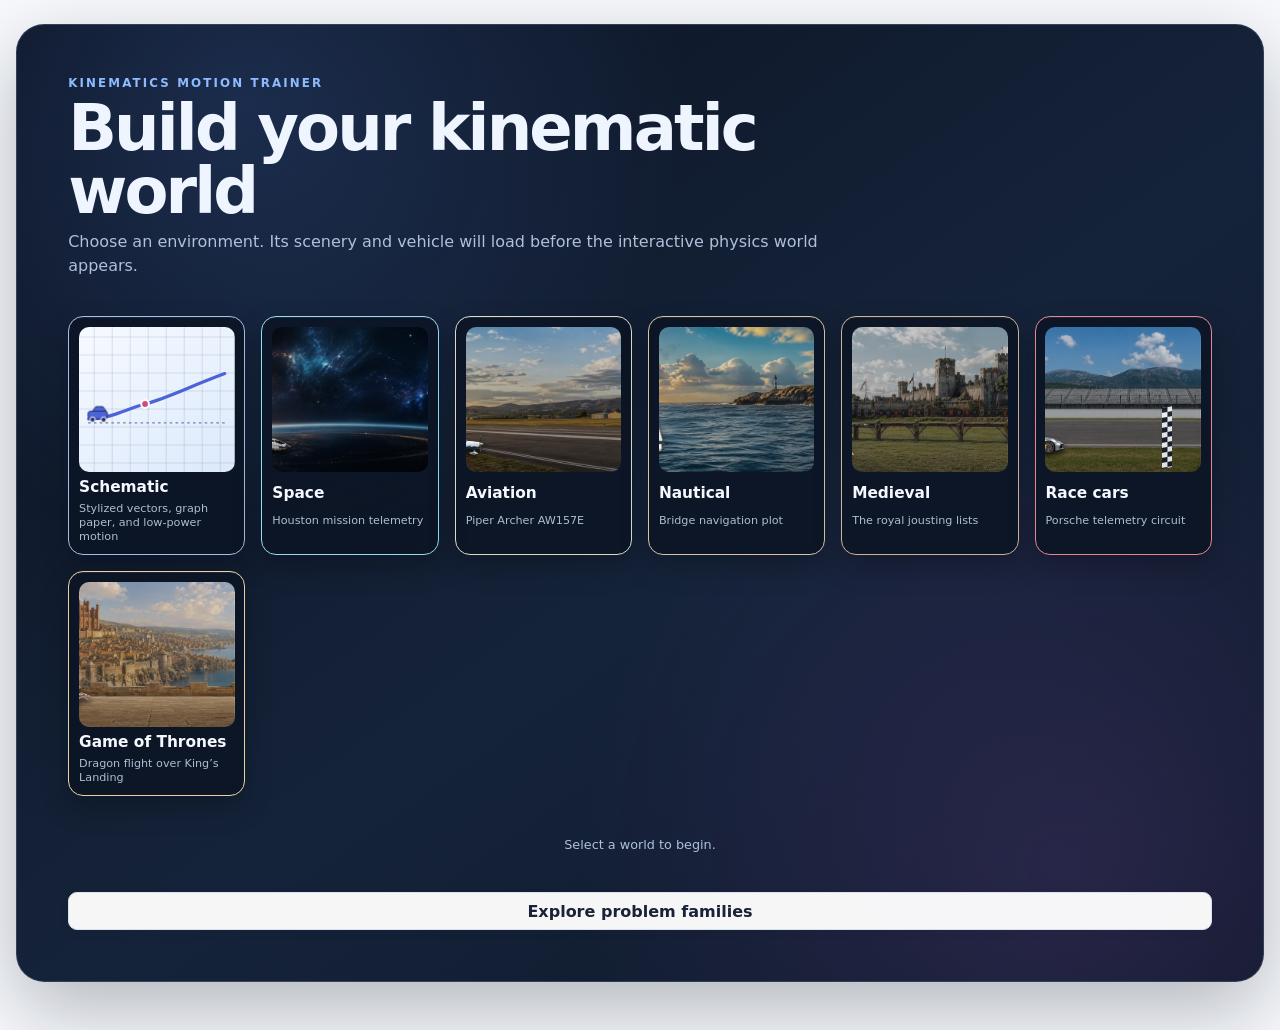
<file: site/index.html>
<!doctype html>
<html lang="en">
<head>
  <meta charset="utf-8" />
  <meta name="viewport" content="width=device-width, initial-scale=1" />
  <meta name="color-scheme" content="light" />
  <meta name="description" content="An immersive AP Physics 1 trainer connecting motion to position, velocity, acceleration, and synchronized graphs." />
  <link rel="icon" href="favicon.svg" />
  <title>Kinematics Motion Trainer</title>
  <style>
    :root {
      --background: #f7f9fc;
      --foreground: #182238;
      --card: #ffffff;
      --card-foreground: #182238;
      --muted: #eef2f7;
      --muted-foreground: #647187;
      --border: #d9e1ec;
      --primary: #2459d6;
      --primary-foreground: #ffffff;
      --secondary: #7c3aed;
      --secondary-foreground: #172033;
      --accent: #f4b942;
      --viz-series-1: #1f70d1;
      --viz-series-2: #0f9f8f;
      --viz-series-3: #7c4dd8;
      --viz-series-4: #d7662f;
      --viz-series-5: #c69b18;
      --viz-series-6: #d34a7d;
      color-scheme: light;
    }

    * { box-sizing: border-box; }
    html { min-width: 320px; background: var(--background); }
    body {
      margin: 0;
      min-height: 100vh;
      background: var(--background);
      color: var(--foreground);
      font-family: ui-sans-serif, system-ui, -apple-system, BlinkMacSystemFont, "Segoe UI", sans-serif;
    }
    button, select, input { font: inherit; }
    .standalone-shell { width: min(1420px, calc(100% - 32px)); margin: 0 auto; padding: 24px 0 48px; }
    .viz-controls, .viz-row { display: flex; flex-wrap: wrap; gap: .65rem; }
    .viz-grid { display: grid; gap: .75rem; }
    .card {
      border: 1px solid color-mix(in srgb, var(--border) 92%, transparent);
      border-radius: 14px;
      background: color-mix(in srgb, var(--card) 92%, transparent);
      color: var(--card-foreground);
      box-shadow: 0 10px 30px rgba(28, 42, 70, .07);
      backdrop-filter: blur(8px);
    }
    .viz-stat { display: grid; gap: .22rem; min-width: 0; padding: .9rem 1rem; }
    .viz-stat-value { font-size: clamp(1.2rem, 2vw, 1.65rem); font-variant-numeric: tabular-nums; }
    .text-muted { color: var(--muted-foreground); }
    .text-small { font-size: .8rem; line-height: 1.4; }
    .text-end { text-align: right; }
    .text-nowrap { white-space: nowrap; }
    .form-label { display: grid; gap: .4rem; color: var(--foreground); font-size: .86rem; font-weight: 650; }
    .form-select {
      min-height: 42px;
      padding: 0 2.35rem 0 .75rem;
      border: 1px solid var(--border);
      border-radius: 10px;
      background: color-mix(in srgb, var(--card) 94%, transparent);
      color: var(--foreground);
    }
    .form-range { width: 100%; margin: 0; accent-color: var(--primary); cursor: pointer; }
    output { color: var(--muted-foreground); font-variant-numeric: tabular-nums; }
    .btn {
      display: inline-flex;
      min-height: 38px;
      align-items: center;
      justify-content: center;
      padding: .45rem .9rem;
      border: 1px solid var(--border);
      border-radius: 9px;
      background: color-mix(in srgb, var(--card) 96%, transparent);
      color: var(--foreground);
      cursor: pointer;
      font-weight: 700;
      text-decoration: none;
      box-shadow: 0 3px 9px rgba(25, 39, 67, .08);
    }
    .btn:hover { filter: brightness(.98); transform: translateY(-1px); }
    .btn:active { transform: translateY(0); }
    .btn-primary { border-color: var(--primary); background: var(--primary); color: var(--primary-foreground); }
    :focus-visible { outline: 3px solid color-mix(in srgb, var(--primary) 30%, transparent); outline-offset: 2px; }
    .table-responsive { max-width: 100%; overflow-x: auto; border: 1px solid var(--border); border-radius: 12px; background: color-mix(in srgb, var(--card) 94%, transparent); }
    .table { width: 100%; border-collapse: collapse; font-variant-numeric: tabular-nums; }
    .table th, .table td { padding: .55rem .65rem; border-bottom: 1px solid var(--border); }
    .table thead { background: color-mix(in srgb, var(--muted) 86%, transparent); }
    .table th { color: var(--foreground); font-size: .76rem; }
    .table td { color: var(--muted-foreground); font-size: .8rem; }
    .table tbody tr:last-child td { border-bottom: 0; }
    h3 { margin: 0; color: var(--foreground); font-size: 1.05rem; }
    p { line-height: 1.5; }
    @media (max-width: 620px) {
      .standalone-shell { width: min(100% - 16px, 1420px); padding-top: 8px; }
      .viz-controls { align-items: stretch !important; }
      .viz-controls > * { flex: 1 1 100%; }
      .kin-mode-switch > * { flex: 1 1 0; }
    }
    @media (prefers-reduced-motion: reduce) {
      .btn { transition: none; }
    }
  </style>
</head>
<body>
<main class="standalone-shell">
<section id="kin-world-gate" class="kin-world-gate" aria-labelledby="kin-world-title">
  <header class="kin-world-intro">
    <span class="kin-world-kicker">Kinematics Motion Trainer</span>
    <h1 id="kin-world-title">Build your kinematic world</h1>
    <p>Choose an environment. Its scenery and vehicle will load before the interactive physics world appears.</p>
  </header>
  <div class="kin-world-grid" aria-label="Choose a kinematics world">
    <button type="button" class="kin-world-card" data-world="schematic">
      <span class="kin-world-preview kin-world-preview-schematic" aria-hidden="true">
        <svg viewBox="0 0 240 120" focusable="false">
          <line class="kin-schematic-axis" x1="14" y1="96" x2="226" y2="96"></line>
          <path class="kin-schematic-curve" d="M15 90 C55 88 69 76 102 67 S164 43 225 20"></path>
          <circle class="kin-schematic-point" cx="102" cy="67" r="6"></circle>
          <g class="kin-schematic-preview-cart">
            <rect x="0" y="78" width="30" height="12" rx="4"></rect>
            <path d="M7 78 L12 71 H23 L28 78 Z"></path>
            <circle cx="7" cy="91" r="4"></circle>
            <circle cx="24" cy="91" r="4"></circle>
          </g>
        </svg>
      </span>
      <strong>Schematic</strong>
      <small>Stylized vectors, graph paper, and low-power motion</small>
    </button>
    <button type="button" class="kin-world-card" data-world="space">
      <span class="kin-world-preview" aria-hidden="true"><img class="kin-world-vehicle" alt="" /></span>
      <strong>Space</strong>
      <small>Houston mission telemetry</small>
    </button>
    <button type="button" class="kin-world-card" data-world="aviation">
      <span class="kin-world-preview" aria-hidden="true"><img class="kin-world-vehicle" alt="" /></span>
      <strong>Aviation</strong>
      <small>Piper Archer AW157E</small>
    </button>
    <button type="button" class="kin-world-card" data-world="nautical">
      <span class="kin-world-preview" aria-hidden="true"><img class="kin-world-vehicle" alt="" /></span>
      <strong>Nautical</strong>
      <small>Bridge navigation plot</small>
    </button>
    <button type="button" class="kin-world-card" data-world="medieval">
      <span class="kin-world-preview" aria-hidden="true"><img class="kin-world-vehicle" alt="" /></span>
      <strong>Medieval</strong>
      <small>The royal jousting lists</small>
    </button>
    <button type="button" class="kin-world-card" data-world="race-cars">
      <span class="kin-world-preview" aria-hidden="true"><img class="kin-world-vehicle" alt="" /></span>
      <strong>Race cars</strong>
      <small>Porsche telemetry circuit</small>
    </button>
    <button type="button" class="kin-world-card" data-world="game-of-thrones">
      <span class="kin-world-preview" aria-hidden="true"><img class="kin-world-vehicle" alt="" /></span>
      <strong>Game of Thrones</strong>
      <small>Dragon flight over King’s Landing</small>
    </button>
  </div>
  <p id="kin-world-status" class="kin-world-status" aria-live="polite">Select a world to begin.</p>
  <a class="btn kin-problem-families-link" href="problem-families.html" target="_top">Explore problem families</a>
</section>

<div id="kinematics-paired" data-kin-theme="schematic" hidden>
  <div class="viz-controls kin-topbar">
    <div class="kin-theme-picker">
      <div class="kin-theme-heading">
        <span id="kp-theme-kicker" class="kin-theme-kicker">Themes</span>
        <strong id="kp-environment-title" class="kin-environment-title">Schematic Kinematics Lab</strong>
        <span id="kp-theme-description" class="text-small">Change the entire world—without changing the physics.</span>
      </div>
      <label class="form-label kin-theme-select" for="kp-theme">
        Choose your world
        <select id="kp-theme" class="form-select">
          <option value="schematic">Schematic</option>
          <option value="space">Space</option>
          <option value="aviation">Aviation</option>
          <option value="nautical">Nautical</option>
          <option value="medieval">Medieval</option>
          <option value="race-cars">Race cars</option>
          <option value="game-of-thrones">Game of Thrones</option>
        </select>
      </label>
      <span id="kp-theme-status" class="kin-d3-badge" title="The charts are rendered with D3.js">D3-powered graphs</span>
    </div>
    <div class="viz-row kin-mode-switch" role="group" aria-label="Choose the motion lesson">
      <button id="kp-mode-time" type="button" class="btn btn-primary" aria-pressed="true">Motion vs time</button>
      <button id="kp-mode-position" type="button" class="btn" aria-pressed="false">Motion vs position</button>
      <a class="btn" href="problem-families.html" target="_top">Problem families</a>
    </div>
  </div>

  <section id="kp-time-display" aria-label="Motion versus time lesson">
    <div class="viz-controls kin-toolbar">
      <label class="form-label" for="kp-preset">
        Motion case
        <select id="kp-preset" class="form-select">
          <option value="from-rest">From rest, a = 2</option>
          <option value="constant">Constant speed right</option>
          <option value="turnaround">Slows, stops, reverses</option>
          <option value="custom">Custom</option>
        </select>
      </label>
    </div>

    <div class="viz-grid kin-metrics" aria-label="Current time-based motion values">
      <div class="card viz-stat">
        <span class="text-muted text-small">Position, x</span>
        <strong id="kp-time-x-value" class="viz-stat-value">0.0 m</strong>
        <span id="kp-time-dx-value" class="text-small">Δx = 0.0 m</span>
      </div>
      <div class="card viz-stat">
        <span class="text-muted text-small">Velocity, v</span>
        <strong id="kp-time-v-value" class="viz-stat-value">0.0 m/s</strong>
        <span class="text-small">slope of x vs t</span>
      </div>
      <div class="card viz-stat">
        <span class="text-muted text-small">Acceleration, a</span>
        <strong id="kp-time-a-value" class="viz-stat-value">2.0 m/s²</strong>
        <span class="text-small">slope of v vs t</span>
      </div>
    </div>

    <div class="kin-track-stage">
      <div class="kin-depth-stage" aria-hidden="true"></div>
      <canvas class="kin-vehicle-canvas" aria-hidden="true"></canvas>
      <div class="kin-foreground-stage" aria-hidden="true"></div>
      <svg id="kp-time-track" class="kin-track" role="img" aria-label="Themed vehicle moving along a position track and continuing naturally beyond the visible frame"></svg>
    </div>

    <div class="card kin-control-strip kin-time-control-strip">
      <div class="kin-time-control-grid">
        <button type="button" class="btn kin-time-reset" data-zero="time" aria-label="Reset time to zero" title="Reset time"><span class="kin-reset-icon" aria-hidden="true">↺</span><span class="kin-reset-label" aria-hidden="true">reset</span></button>
        <div class="kin-slider-heading kin-time-slider-heading">
          <label class="form-label" for="kp-time">Time</label>
          <svg id="kp-time-vectors" class="kin-time-vectors" role="img" aria-label="Centered velocity and acceleration vectors"></svg>
          <div class="viz-row kin-time-value"><output id="kp-time-value">0.0 s</output></div>
        </div>
        <button id="kp-play" type="button" class="btn btn-primary kin-play-control">Play</button>
        <input id="kp-time" class="form-range" type="range" min="0" max="8" step="0.05" value="0" />
      </div>
    </div>

    <div class="kin-time-rows">
      <div class="kin-pair kin-control-right">
        <div class="kin-chart-frame">
          <svg id="kp-x-graph" class="kin-chart" role="img" aria-label="Position versus time graph with fixed vertical scale"></svg>
        </div>
        <div class="card kin-control-card">
          <div class="kin-slider">
            <div class="kin-slider-heading">
              <label class="form-label" for="kp-x0">Initial position, x₀</label>
              <div class="viz-row kin-value-reset"><output id="kp-x0-value">0.0 m</output><button type="button" class="btn" data-zero="x0" aria-label="Reset initial position to zero" title="Reset initial position"><span class="kin-reset-icon" aria-hidden="true">↺</span><span class="kin-reset-label" aria-hidden="true">reset</span></button></div>
            </div>
            <input id="kp-x0" class="form-range" type="range" min="-40" max="40" step="0.5" value="0" />
          </div>
          <span class="text-small">Moves the position curve up or down without changing its shape.</span>
        </div>
      </div>

      <div class="kin-pair kin-control-right">
        <div class="kin-chart-frame">
          <svg id="kp-v-graph" class="kin-chart" role="img" aria-label="Velocity versus time graph with fixed vertical scale"></svg>
        </div>
        <div class="card kin-control-card">
          <div class="kin-slider">
            <div class="kin-slider-heading">
              <label class="form-label" for="kp-v0">Initial velocity, v₀</label>
              <div class="viz-row kin-value-reset"><output id="kp-v0-value">0.0 m/s</output><button type="button" class="btn" data-zero="v0" aria-label="Reset initial velocity to zero" title="Reset initial velocity"><span class="kin-reset-icon" aria-hidden="true">↺</span><span class="kin-reset-label" aria-hidden="true">reset</span></button></div>
            </div>
            <input id="kp-v0" class="form-range" type="range" min="-20" max="20" step="0.5" value="0" />
          </div>
          <span class="text-small">Sets the velocity graph's starting height and the position graph's initial slope.</span>
        </div>
      </div>

      <div class="kin-pair kin-control-right">
        <div class="kin-chart-frame">
          <svg id="kp-a-graph" class="kin-chart" role="img" aria-label="Acceleration versus time graph with fixed vertical scale"></svg>
        </div>
        <div class="card kin-control-card">
          <div class="kin-slider">
            <div class="kin-slider-heading">
              <label class="form-label" for="kp-a">Acceleration, a</label>
              <div class="viz-row kin-value-reset"><output id="kp-a-value">2.0 m/s²</output><button type="button" class="btn" data-zero="a" aria-label="Reset acceleration to zero" title="Reset acceleration"><span class="kin-reset-icon" aria-hidden="true">↺</span><span class="kin-reset-label" aria-hidden="true">reset</span></button></div>
            </div>
            <input id="kp-a" class="form-range" type="range" min="-5" max="5" step="0.25" value="2" />
          </div>
          <span class="text-small">Sets the velocity graph's slope and the position graph's curvature.</span>
        </div>
      </div>
    </div>
    <p class="text-muted text-small kin-scale-note">Fixed vertical scales: position ±60 m · velocity ±20 m/s · acceleration ±5 m/s²</p>
  </section>

  <section id="kp-position-display" aria-label="Motion versus position lesson" hidden>
    <div class="viz-grid kin-metrics" aria-label="Current position-based motion values">
      <div class="card viz-stat">
        <span class="text-muted text-small">Displacement, Δx</span>
        <strong id="kp-pos-dx-value" class="viz-stat-value">16.0 m</strong>
        <span class="text-small">horizontal change</span>
      </div>
      <div class="card viz-stat">
        <span class="text-muted text-small">Final velocity, v<sub>f</sub></span>
        <strong id="kp-pos-vf-value" class="viz-stat-value">8.0 m/s</strong>
        <span class="text-small">after this displacement</span>
      </div>
      <div class="card viz-stat">
        <span class="text-muted text-small">Final velocity squared, v<sub>f</sub>²</span>
        <strong id="kp-pos-v2-value" class="viz-stat-value">64.0 m²/s²</strong>
        <span class="text-small">height on the graph</span>
      </div>
    </div>

    <div class="kin-track-stage">
      <div class="kin-depth-stage" aria-hidden="true"></div>
      <canvas class="kin-vehicle-canvas" aria-hidden="true"></canvas>
      <div class="kin-foreground-stage" aria-hidden="true"></div>
      <svg id="kp-position-track" class="kin-track" role="img" aria-label="Themed vehicle shown at its current displacement with velocity and acceleration arrows"></svg>
    </div>

    <div class="card kin-control-strip">
      <div class="kin-slider">
      <div class="kin-slider-heading">
        <label class="form-label" for="kp-dx">Displacement, Δx</label>
        <div class="viz-row kin-value-reset"><output id="kp-dx-value">16.0 m</output><button type="button" class="btn" data-zero="dx" aria-label="Reset displacement to zero" title="Reset displacement"><span class="kin-reset-icon" aria-hidden="true">↺</span><span class="kin-reset-label" aria-hidden="true">reset</span></button></div>
      </div>
      <input id="kp-dx" class="form-range" type="range" min="0" max="25" step="0.25" value="16" />
      </div>
    </div>

    <div class="kin-position-layout">
      <div class="kin-v2-frame">
        <svg id="kp-v2-graph" class="kin-v2-chart" role="img" aria-label="Final velocity squared and final velocity versus displacement, shown with separate vertical axes"></svg>
      </div>
      <div class="card kin-equation-card" aria-live="polite">
        <strong>v<sub>f</sub>² = v₀² + 2aΔx</strong>
        <div class="kin-equation-values" aria-label="Current equation terms">
          <span><small>starting amount<br />v₀²</small><strong id="kp-eq-start">0.0</strong></span>
          <b aria-hidden="true">+</b>
          <span><small>added amount<br />2aΔx</small><strong id="kp-eq-added">64.0</strong></span>
          <b aria-hidden="true">=</b>
          <span><small>final amount<br />v<sub>f</sub>²</small><strong id="kp-eq-final">64.0</strong></span>
        </div>
        <span id="kp-eq-substitution" class="text-small">8.0² = 0.0² + 2(2.0)(16.0)</span>
        <div class="kin-slider">
          <div class="kin-slider-heading">
            <label class="form-label" for="kp-pos-v0">Initial velocity, v₀</label>
            <div class="viz-row kin-value-reset"><output id="kp-pos-v0-value">0.0 m/s</output><button type="button" class="btn" data-zero="pos-v0" aria-label="Reset initial velocity to zero" title="Reset initial velocity"><span class="kin-reset-icon" aria-hidden="true">↺</span><span class="kin-reset-label" aria-hidden="true">reset</span></button></div>
          </div>
          <input id="kp-pos-v0" class="form-range" type="range" min="0" max="10" step="0.5" value="0" />
        </div>
        <div class="kin-slider">
          <div class="kin-slider-heading">
            <label class="form-label" for="kp-pos-a">Acceleration, a</label>
            <div class="viz-row kin-value-reset"><output id="kp-pos-a-value">2.0 m/s²</output><button type="button" class="btn" data-zero="pos-a" aria-label="Reset acceleration to zero" title="Reset acceleration"><span class="kin-reset-icon" aria-hidden="true">↺</span><span class="kin-reset-label" aria-hidden="true">reset</span></button></div>
          </div>
          <input id="kp-pos-a" class="form-range" type="range" min="0" max="5" step="0.25" value="2" />
        </div>
        <div class="kin-position-key text-small">
          <span><strong>v₀²</strong> is the graph's starting height.</span>
          <span><strong>2a</strong> is the graph's slope.</span>
          <span><strong>v<sub>f</sub></strong> is the square-root curve read from the right axis.</span>
          <span><strong>Δx</strong> moves the point along the line.</span>
        </div>
      </div>
    </div>
    <p class="text-muted text-small kin-scale-note">Fixed scales: displacement 0–25 m · v<sub>f</sub>² 0–250 m²/s² (left axis) · v<sub>f</sub> 0–50 m/s (right axis)</p>

    <div class="kin-tables" aria-label="Motion calculation tables">
      <section>
        <h3>Equal time intervals</h3>
        <p class="text-muted text-small">One-second intervals from 0 to 16 seconds. Each interval column compares the row with the row immediately above it.</p>
        <div class="table-responsive">
          <table class="table table-sm">
            <thead>
              <tr>
                <th class="text-end text-nowrap" scope="col">Time, t (s)</th>
                <th class="text-end text-nowrap" scope="col">Interval, Δt (s)</th>
                <th class="text-end text-nowrap" scope="col">Displacement, Δx (m)</th>
                <th class="text-end text-nowrap" scope="col">Interval distance (m)</th>
                <th class="text-end text-nowrap" scope="col">Velocity, v (m/s)</th>
                <th class="text-end text-nowrap" scope="col">Interval Δv (m/s)</th>
                <th class="text-end text-nowrap" scope="col">v² (m²/s²)</th>
                <th class="text-end text-nowrap" scope="col">Interval Δ(v²)</th>
              </tr>
            </thead>
            <tbody id="kp-time-table-body"></tbody>
          </table>
        </div>
      </section>

      <section>
        <h3>Equal distance intervals</h3>
        <p class="text-muted text-small">One-meter intervals from 0 to 25 meters. The columns are identical so the two patterns can be compared directly.</p>
        <div class="table-responsive">
          <table class="table table-sm">
            <thead>
              <tr>
                <th class="text-end text-nowrap" scope="col">Time, t (s)</th>
                <th class="text-end text-nowrap" scope="col">Interval, Δt (s)</th>
                <th class="text-end text-nowrap" scope="col">Displacement, Δx (m)</th>
                <th class="text-end text-nowrap" scope="col">Interval distance (m)</th>
                <th class="text-end text-nowrap" scope="col">Velocity, v (m/s)</th>
                <th class="text-end text-nowrap" scope="col">Interval Δv (m/s)</th>
                <th class="text-end text-nowrap" scope="col">v² (m²/s²)</th>
                <th class="text-end text-nowrap" scope="col">Interval Δ(v²)</th>
              </tr>
            </thead>
            <tbody id="kp-distance-table-body"></tbody>
          </table>
        </div>
      </section>
    </div>
  </section>
</div>

<style>
  @import url("https://fonts.googleapis.com/css2?family=Barlow+Condensed:wght@400;500&family=Cinzel+Decorative:wght@400;700&family=MedievalSharp&family=Merriweather:wght@400&family=Orbitron:wght@400;500&family=Rajdhani:wght@400;500&family=UnifrakturCook:wght@700&display=swap");

  [hidden] {
    display: none !important;
  }

  #kin-world-gate {
    display: grid;
    min-height: calc(100vh - 72px);
    gap: clamp(1.2rem, 3vw, 2.4rem);
    align-content: center;
    padding: clamp(1.2rem, 4vw, 3.5rem);
    overflow: hidden;
    border: 1px solid rgba(126, 145, 181, .28);
    border-radius: 28px;
    background:
      radial-gradient(circle at 18% 8%, rgba(78, 124, 213, .22), transparent 33%),
      radial-gradient(circle at 84% 88%, rgba(152, 89, 195, .18), transparent 36%),
      linear-gradient(145deg, #0b1220, #15233a 55%, #0d1728);
    color: #eef5ff;
    box-shadow: 0 28px 80px rgba(5, 13, 29, .28);
    transition: opacity .28s ease, transform .28s ease;
  }

  #kin-world-gate.is-leaving {
    opacity: 0;
    transform: scale(.988);
  }

  #kin-world-gate .kin-world-intro {
    display: grid;
    max-width: 760px;
    gap: .45rem;
  }

  #kin-world-gate .kin-world-kicker {
    color: #8dbbff;
    font-size: .74rem;
    font-weight: 800;
    letter-spacing: .18em;
    text-transform: uppercase;
  }

  #kin-world-gate h1 {
    margin: 0;
    font-size: clamp(2rem, 5vw, 4.35rem);
    line-height: .98;
    letter-spacing: -.045em;
  }

  #kin-world-gate .kin-world-intro p,
  #kin-world-gate .kin-world-status {
    margin: 0;
    color: #aec0da;
  }

  #kin-world-gate .kin-world-grid {
    display: grid;
    grid-template-columns: repeat(auto-fit, minmax(175px, 1fr));
    gap: clamp(.7rem, 1.5vw, 1rem);
  }

  #kin-world-gate .kin-world-card {
    --kin-world-accent: #7d9fd5;
    appearance: none;
    display: grid;
    min-width: 0;
    gap: .38rem;
    padding: .62rem;
    overflow: hidden;
    border: 1px solid color-mix(in srgb, var(--kin-world-accent) 58%, #d9e8ff);
    border-radius: 15px;
    background: rgba(11, 20, 35, .86);
    color: #f5f8ff;
    text-align: left;
    cursor: pointer;
    box-shadow: 0 12px 28px rgba(0, 0, 0, .24), inset 0 1px rgba(255, 255, 255, .08);
    transition: transform .18s ease, border-color .18s ease, box-shadow .18s ease;
  }

  #kin-world-gate .kin-world-card[data-world="space"] { --kin-world-accent: #5fd5e4; }
  #kin-world-gate .kin-world-card[data-world="aviation"] { --kin-world-accent: #d9d2a1; }
  #kin-world-gate .kin-world-card[data-world="nautical"] { --kin-world-accent: #d3aa61; }
  #kin-world-gate .kin-world-card[data-world="medieval"] { --kin-world-accent: #c58a4e; }
  #kin-world-gate .kin-world-card[data-world="race-cars"] { --kin-world-accent: #ed3f46; }
  #kin-world-gate .kin-world-card[data-world="game-of-thrones"] { --kin-world-accent: #efc45e; }

  #kin-world-gate .kin-world-card:hover,
  #kin-world-gate .kin-world-card:focus-visible {
    transform: translateY(-3px);
    border-color: var(--kin-world-accent);
    box-shadow: 0 17px 34px rgba(0, 0, 0, .34), 0 0 0 2px color-mix(in srgb, var(--kin-world-accent) 30%, transparent);
  }

  #kin-world-gate .kin-world-card:active,
  #kin-world-gate .kin-world-card.is-loading {
    transform: translateY(3px) scale(.985);
    box-shadow: 0 5px 12px rgba(0, 0, 0, .32), inset 0 3px 8px rgba(0, 0, 0, .34);
  }

  #kin-world-gate .kin-world-card:disabled {
    opacity: 1;
    cursor: wait;
  }

  #kin-world-gate .kin-world-card strong {
    font-size: .96rem;
  }

  #kin-world-gate .kin-world-card small {
    min-height: 2.2em;
    color: #aebdd1;
    font-size: .7rem;
    line-height: 1.25;
  }

  #kin-world-gate .kin-world-preview {
    position: relative;
    display: block;
    height: clamp(105px, 12vw, 145px);
    overflow: hidden;
    border-radius: 10px;
    background-color: #0b1422;
    background-image: linear-gradient(rgba(4, 10, 19, .12), rgba(4, 10, 19, .36)), var(--kin-world-preview-image);
    background-position: center;
    background-size: cover;
    transition: opacity .34s ease, transform .34s ease, filter .34s ease;
  }

  #kin-world-gate .kin-world-card[data-world="space"] .kin-world-preview { --kin-world-preview-image: url("themes/space-background.webp"); }
  #kin-world-gate .kin-world-card[data-world="aviation"] .kin-world-preview { --kin-world-preview-image: url("themes/aviation-background.webp"); }
  #kin-world-gate .kin-world-card[data-world="nautical"] .kin-world-preview { --kin-world-preview-image: url("themes/nautical-background.webp"); }
  #kin-world-gate .kin-world-card[data-world="medieval"] .kin-world-preview { --kin-world-preview-image: url("themes/medieval-jousting-arena.webp"); }
  #kin-world-gate .kin-world-card[data-world="race-cars"] .kin-world-preview { --kin-world-preview-image: url("themes/race-cars-background-side-on.webp"); }
  #kin-world-gate .kin-world-card[data-world="game-of-thrones"] .kin-world-preview { --kin-world-preview-image: url("themes/kings-landing-panorama.webp"); }

  #kin-world-gate .kin-world-card.is-loading .kin-world-preview {
    opacity: 0;
    transform: scale(.96);
    filter: blur(3px);
  }

  #kin-world-gate .kin-world-vehicle {
    position: absolute;
    left: -36%;
    bottom: 7%;
    width: auto;
    max-width: 48%;
    height: auto;
    max-height: 62%;
    object-fit: contain;
    filter: drop-shadow(0 3px 3px rgba(0, 0, 0, .86));
    animation: kin-world-preview-travel 7s linear infinite;
    z-index: 2;
  }

  #kin-world-gate .kin-world-card[data-world="race-cars"] .kin-world-preview::after {
    content: "";
    position: absolute;
    z-index: 1;
    left: 78.5%;
    bottom: 3%;
    width: 10px;
    height: 42%;
    background:
      conic-gradient(#f8fafc 25%, #111827 0 50%, #f8fafc 0 75%, #111827 0) 0 0 / 10px 10px;
    opacity: .88;
    transform: translateX(-50%) skewY(-10deg);
  }

  #kin-world-gate .kin-world-preview-schematic {
    background-image:
      linear-gradient(rgba(49, 83, 136, .15) 1px, transparent 1px),
      linear-gradient(90deg, rgba(49, 83, 136, .15) 1px, transparent 1px),
      linear-gradient(145deg, #f7faff, #dce9fb);
    background-size: 18px 18px, 18px 18px, auto;
  }

  #kin-world-gate .kin-world-preview-schematic svg {
    width: 100%;
    height: 100%;
  }

  #kin-world-gate .kin-world-preview-schematic .kin-schematic-axis {
    stroke: #7084aa;
    stroke-width: 2;
    stroke-dasharray: 4 5;
  }

  #kin-world-gate .kin-world-preview-schematic .kin-schematic-curve {
    fill: none;
    stroke: #4d64d7;
    stroke-width: 5;
    stroke-linecap: round;
    animation: kin-world-schematic-pulse 2.4s ease-in-out infinite;
  }

  #kin-world-gate .kin-world-preview-schematic .kin-schematic-point {
    fill: #d34a7d;
    stroke: #ffffff;
    stroke-width: 3;
  }

  #kin-world-gate .kin-schematic-preview-cart {
    color: #24326d;
    transform: translate3d(14px, 0, 0);
    animation: kin-world-schematic-drive 5.2s ease-in-out infinite alternate;
  }

  #kin-world-gate .kin-schematic-preview-cart rect,
  #kin-world-gate .kin-schematic-preview-cart path {
    fill: #4d64d7;
    stroke: currentColor;
    stroke-width: 1.5;
  }

  #kin-world-gate .kin-schematic-preview-cart circle {
    fill: #24326d;
    stroke: #ffffff;
    stroke-width: 1.5;
  }

  #kin-world-gate .kin-world-status {
    min-height: 1.4em;
    text-align: center;
    font-size: .8rem;
  }

  #kinematics-paired.kin-world-entering {
    animation: kin-world-enter .46s ease both;
  }

  @keyframes kin-world-preview-travel {
    from { transform: translate3d(0, 0, 0); }
    48% { transform: translate3d(150%, -4px, 0); }
    52% { transform: translate3d(150%, -4px, 0); }
    to { transform: translate3d(300%, 0, 0); }
  }

  @keyframes kin-world-schematic-pulse {
    0%, 100% { opacity: .72; }
    50% { opacity: 1; }
  }

  @keyframes kin-world-schematic-drive {
    from { transform: translate3d(14px, 0, 0); }
    to { transform: translate3d(190px, 0, 0); }
  }

  @keyframes kin-world-enter {
    from { opacity: 0; transform: translateY(9px) scale(.994); }
    to { opacity: 1; transform: translateY(0) scale(1); }
  }

  #kinematics-paired {
    display: grid;
    gap: 1rem;
    width: 100%;
    color: var(--foreground);
    --kin-position: var(--viz-series-3);
    --kin-velocity: var(--viz-series-1);
    --kin-acceleration: var(--viz-series-4);
    --kin-vehicle: var(--secondary);
    --kin-vehicle-accent: var(--accent);
    --kin-outline: var(--secondary-foreground);
    --kin-track: var(--border);
    --kin-detail: var(--muted-foreground);
    --kin-page-bg: none;
    font-family: ui-sans-serif, system-ui, sans-serif;
    background-image: linear-gradient(color-mix(in srgb, var(--background) 88%, transparent), color-mix(in srgb, var(--background) 88%, transparent)), var(--kin-page-bg);
    background-position: center;
    background-size: cover;
    background-repeat: no-repeat;
    padding: clamp(0.8rem, 2vw, 1.35rem);
    border: 1px solid color-mix(in srgb, var(--border) 88%, transparent);
    border-radius: 24px;
    box-shadow: 0 24px 70px rgba(24, 34, 56, 0.12);
    overflow: hidden;
  }

  #kinematics-paired[data-kin-theme="schematic"] {
    --kin-position: #4d5fd0;
    --kin-velocity: #008f8a;
    --kin-acceleration: #d34272;
    --kin-vehicle: #4d5fd0;
    --kin-vehicle-accent: #20aaa2;
    --kin-outline: #23315f;
    --kin-track: #5c709a;
    --kin-detail: #6f82a9;
  }

  #kinematics-paired[data-kin-theme="space"] {
    --kin-position: var(--viz-series-5);
    --kin-velocity: var(--viz-series-2);
    --kin-acceleration: var(--viz-series-6);
    --kin-vehicle: var(--accent);
    --kin-vehicle-accent: var(--viz-series-2);
    --kin-outline: var(--foreground);
    --kin-track: var(--viz-series-5);
    --kin-detail: var(--viz-series-6);
    font-family: "Orbitron", ui-sans-serif, system-ui, sans-serif;
  }

  #kinematics-paired[data-kin-theme="aviation"] {
    --kin-position: var(--viz-series-1);
    --kin-velocity: var(--viz-series-3);
    --kin-acceleration: var(--viz-series-4);
    --kin-vehicle: var(--secondary);
    --kin-vehicle-accent: var(--viz-series-1);
    --kin-outline: var(--secondary-foreground);
    --kin-track: var(--muted-foreground);
    --kin-detail: var(--viz-series-3);
    font-family: "Barlow Condensed", ui-sans-serif, system-ui, sans-serif;
  }

  #kinematics-paired[data-kin-theme="nautical"] {
    --kin-position: var(--viz-series-2);
    --kin-velocity: var(--viz-series-1);
    --kin-acceleration: var(--viz-series-5);
    --kin-vehicle: var(--secondary);
    --kin-vehicle-accent: var(--viz-series-2);
    --kin-outline: var(--secondary-foreground);
    --kin-track: var(--viz-series-1);
    --kin-detail: var(--viz-series-5);
    font-family: "Merriweather", Georgia, serif;
  }

  #kinematics-paired[data-kin-theme="medieval"] {
    --kin-position: var(--viz-series-6);
    --kin-velocity: var(--viz-series-3);
    --kin-acceleration: var(--viz-series-5);
    --kin-vehicle: var(--secondary);
    --kin-vehicle-accent: var(--viz-series-6);
    --kin-outline: var(--secondary-foreground);
    --kin-track: var(--muted-foreground);
    --kin-detail: var(--viz-series-5);
    font-family: "MedievalSharp", Georgia, serif;
  }

  #kinematics-paired[data-kin-theme="medieval"] .kin-environment-title,
  #kinematics-paired[data-kin-theme="medieval"] h3 {
    font-family: "UnifrakturCook", "MedievalSharp", Georgia, serif;
    letter-spacing: 0.025em;
  }

  #kinematics-paired[data-kin-theme="race-cars"] {
    --kin-position: var(--viz-series-4);
    --kin-velocity: var(--viz-series-1);
    --kin-acceleration: var(--viz-series-3);
    --kin-vehicle: var(--viz-series-4);
    --kin-vehicle-accent: var(--accent);
    --kin-outline: var(--foreground);
    --kin-track: var(--foreground);
    --kin-detail: var(--viz-series-3);
    font-family: "Rajdhani", ui-sans-serif, system-ui, sans-serif;
  }

  #kinematics-paired[data-kin-theme="game-of-thrones"] {
    --kin-position: #f1c75b;
    --kin-velocity: #ed6670;
    --kin-acceleration: #78c8f2;
    --kin-vehicle: #e8ded0;
    --kin-vehicle-accent: #9f1d28;
    --kin-outline: #291714;
    --kin-track: #8f5e28;
    --kin-detail: #5f3a20;
    font-family: "Cinzel Decorative", Georgia, serif;
  }

  #kinematics-paired button,
  #kinematics-paired select,
  #kinematics-paired input,
  #kinematics-paired table {
    font-family: inherit;
  }

  #kinematics-paired [hidden] {
    display: none !important;
  }

  #kinematics-paired #kp-time-display,
  #kinematics-paired #kp-position-display {
    display: grid;
    gap: 1rem;
    min-width: 0;
  }

  #kinematics-paired .kin-topbar {
    display: grid;
    grid-template-columns: minmax(0, 1fr) auto;
    align-items: stretch;
    gap: 0.9rem;
  }

  #kinematics-paired .kin-theme-picker {
    position: relative;
    display: grid;
    grid-template-columns: minmax(12rem, 1fr) minmax(13rem, 0.65fr) auto;
    gap: 1rem;
    align-items: center;
    min-width: 0;
    padding: 1rem 1.1rem;
    border: 2px solid color-mix(in srgb, var(--kin-position) 60%, white);
    border-radius: 16px;
    background:
      radial-gradient(circle at 0 0, color-mix(in srgb, var(--kin-position) 24%, transparent), transparent 54%),
      linear-gradient(135deg, color-mix(in srgb, var(--card) 94%, transparent), color-mix(in srgb, var(--muted) 92%, transparent));
    box-shadow: 0 12px 30px color-mix(in srgb, var(--kin-position) 15%, transparent);
  }

  #kinematics-paired .kin-theme-heading {
    display: grid;
    gap: 0.18rem;
    min-width: 0;
  }

  #kinematics-paired .kin-theme-kicker {
    color: var(--kin-position);
    font-size: 0.72rem;
    font-weight: 800;
    letter-spacing: 0.18em;
    text-transform: uppercase;
  }

  #kinematics-paired .kin-environment-title {
    overflow-wrap: anywhere;
    font-size: clamp(1.15rem, 2vw, 1.6rem);
    line-height: 1.08;
  }

  #kinematics-paired .kin-theme-select .form-select {
    min-height: 50px;
    border: 2px solid var(--kin-position);
    background: var(--card);
    font-weight: 750;
    box-shadow: 0 5px 14px color-mix(in srgb, var(--kin-position) 18%, transparent);
  }

  #kinematics-paired .kin-d3-badge {
    align-self: start;
    padding: 0.35rem 0.55rem;
    border-radius: 999px;
    background: var(--foreground);
    color: var(--background);
    font-size: 0.68rem;
    font-weight: 800;
    letter-spacing: 0.04em;
    white-space: nowrap;
  }

  #kinematics-paired .kin-mode-switch {
    align-self: center;
    justify-self: end;
  }

  #kinematics-paired .kin-toolbar {
    justify-content: space-between;
    align-items: end;
  }

  #kinematics-paired .kin-metrics {
    grid-template-columns: repeat(3, minmax(0, 1fr));
  }

  #kinematics-paired .kin-label-row {
    display: flex;
    justify-content: space-between;
    gap: 1rem;
  }

  #kinematics-paired .kin-slider {
    display: grid;
    gap: 0.4rem;
    min-width: 0;
  }

  #kinematics-paired .kin-slider-heading {
    display: flex;
    justify-content: space-between;
    align-items: center;
    gap: 0.75rem;
  }

  #kinematics-paired .kin-track-stage {
    position: relative;
    width: 100%;
    height: 150px;
    overflow: hidden;
    isolation: isolate;
    contain: layout paint;
  }

  #kinematics-paired[data-kin-theme="schematic"] .kin-track-stage {
    background:
      linear-gradient(rgba(79, 101, 151, .075) 1px, transparent 1px),
      linear-gradient(90deg, rgba(79, 101, 151, .075) 1px, transparent 1px),
      linear-gradient(180deg, #f8fbff, #eef4ff);
    background-size: 24px 24px, 24px 24px, auto;
  }

  #kinematics-paired .kin-track {
    position: absolute;
    inset: 0;
    z-index: 3;
    display: block;
    width: 100%;
    height: 150px;
    pointer-events: none;
  }

  #kinematics-paired .kin-depth-stage,
  #kinematics-paired .kin-foreground-stage {
    position: absolute;
    inset: 0;
    overflow: hidden;
    pointer-events: none;
  }

  #kinematics-paired .kin-depth-stage { z-index: 0; }
  #kinematics-paired .kin-foreground-stage { z-index: 2; }

  #kinematics-paired .kin-depth-band {
    position: absolute;
    left: 0;
    right: 0;
    overflow: hidden;
  }

  #kinematics-paired .kin-depth-band-far { top: 0; }
  #kinematics-paired .kin-depth-band-middle,
  #kinematics-paired .kin-depth-band-near,
  #kinematics-paired .kin-depth-band-foreground { bottom: 0; }

  #kinematics-paired .kin-depth-static-layer {
    position: absolute;
    inset: -6px -24px;
  }

  #kinematics-paired .kin-depth-image {
    position: absolute;
    inset: 0;
    width: 100%;
    height: 100%;
    background-position: center;
    background-repeat: no-repeat;
    background-size: cover;
  }

  #kinematics-paired .kin-depth-image-far { filter: blur(var(--kin-far-blur, 1.4px)); }
  #kinematics-paired .kin-depth-image-middle { filter: blur(var(--kin-middle-blur, .5px)); }
  #kinematics-paired .kin-depth-haze {
    position: absolute;
    inset: 0;
    pointer-events: none;
  }

  #kinematics-paired .kin-race-finish-line {
    position: absolute;
    z-index: 5;
    top: 91px;
    width: 18px;
    height: 43px;
    border: 1px solid rgba(255, 255, 255, .72);
    background:
      conic-gradient(#f8fafc 25%, #111827 0 50%, #f8fafc 0 75%, #111827 0) 0 0 / 12px 12px;
    box-shadow: 0 2px 4px rgba(0, 0, 0, .34);
    opacity: .88;
    transform: translateX(-50%) skewY(-10deg);
  }

  #kinematics-paired .kin-vehicle-canvas {
    position: absolute;
    top: 0;
    left: 0;
    z-index: 1;
    display: none;
    pointer-events: none;
    transform-origin: 0 0;
    will-change: transform;
    backface-visibility: hidden;
    image-rendering: auto;
  }

  #kinematics-paired.kin-playing .card {
    backdrop-filter: none;
  }

  #kinematics-paired .kin-time-rows {
    display: grid;
    gap: 0.7rem;
    overflow: visible;
  }

  #kinematics-paired .kin-pair {
    display: grid;
    grid-template-columns: minmax(0, 1fr) minmax(15rem, 1fr);
    gap: 1rem;
    align-items: stretch;
    overflow: visible;
  }

  #kinematics-paired .kin-control-card,
  #kinematics-paired .kin-equation-card {
    display: grid;
    gap: 0.8rem;
    align-content: center;
    min-width: 0;
  }

  #kinematics-paired .kin-control-card {
    padding: 1.25rem 1.4rem;
    border-left: 5px solid var(--kin-position);
    position: relative;
    z-index: 2;
  }

  #kinematics-paired .kin-control-strip {
    position: relative;
    z-index: 2;
    padding: .65rem .85rem;
  }

  #kinematics-paired .kin-time-control-strip {
    overflow: visible;
  }

  #kinematics-paired .kin-time-slider-heading {
    position: relative;
    min-height: 42px;
  }

  #kinematics-paired .kin-time-vectors {
    position: absolute;
    z-index: 0;
    top: 50%;
    left: 50%;
    display: block;
    width: min(54%, 34rem);
    height: 42px;
    overflow: visible;
    pointer-events: none;
    transform: translate(-50%, -50%);
  }

  #kinematics-paired .kin-time-slider-heading > .form-label,
  #kinematics-paired .kin-time-slider-heading > .kin-time-value {
    position: relative;
    z-index: 1;
  }

  #kinematics-paired .kin-time-control-grid {
    display: grid;
    grid-template-columns: 6.5rem minmax(0, 1fr);
    grid-template-rows: 42px auto;
    column-gap: .75rem;
    row-gap: .4rem;
    align-items: center;
  }

  #kinematics-paired .kin-time-reset {
    justify-self: center;
  }

  #kinematics-paired .kin-play-control {
    width: 6.5rem;
    white-space: nowrap;
  }

  #kinematics-paired .kin-time-control-grid .form-range {
    min-width: 0;
  }

  #kinematics-paired .kin-time-rows .kin-pair:nth-child(2) .kin-control-card {
    border-left-color: var(--kin-velocity);
  }

  #kinematics-paired .kin-time-rows .kin-pair:nth-child(3) .kin-control-card {
    border-left-color: var(--kin-acceleration);
  }

  #kinematics-paired .kin-equation-card {
    padding: 1.25rem 1.4rem;
  }

  #kinematics-paired .kin-control-card > .text-small {
    color: var(--muted-foreground);
    line-height: 1.55;
  }

  #kinematics-paired button[data-zero] {
    display: grid;
    width: 42px;
    height: 42px;
    min-width: 42px;
    min-height: 42px;
    grid-template-rows: 1fr auto;
    gap: 0;
    place-items: center;
    padding: 3px 2px 4px;
    border: 2px solid color-mix(in srgb, var(--kin-acceleration) 70%, #111827);
    background: linear-gradient(180deg, color-mix(in srgb, var(--kin-acceleration) 86%, white), var(--kin-acceleration));
    color: white;
    font-weight: 850;
    letter-spacing: 0.02em;
    box-shadow: 0 5px 12px color-mix(in srgb, var(--kin-acceleration) 28%, transparent), inset 0 1px rgba(255,255,255,0.35);
  }

  #kinematics-paired .kin-value-reset {
    flex-wrap: nowrap;
    align-items: center;
    justify-content: flex-end;
  }

  #kinematics-paired .kin-reset-icon {
    font-size: 1.15rem;
    line-height: .95;
  }

  #kinematics-paired .kin-reset-label {
    font-size: .48rem;
    font-weight: 800;
    line-height: 1;
    letter-spacing: .035em;
    text-transform: lowercase;
  }

  #kinematics-paired button[data-zero]:hover {
    filter: saturate(1.12) brightness(1.03);
  }

  #kinematics-paired .kin-chart-frame,
  #kinematics-paired .kin-v2-frame {
    position: relative;
    min-width: 0;
    overflow: visible;
  }

  #kinematics-paired .kin-chart-frame {
    height: 198px;
    z-index: 4;
    pointer-events: none;
  }

  #kinematics-paired .kin-chart,
  #kinematics-paired .kin-v2-chart {
    position: relative;
    z-index: 1;
    display: block;
    width: 100%;
    height: 100%;
    min-width: 0;
    overflow: visible;
    border: 0;
    border-radius: 0;
    background: transparent;
    box-shadow: none;
  }

  #kinematics-paired .kin-vehicle-layer,
  #kinematics-paired .kin-motion-arrow,
  #kinematics-paired .kin-graph-guide-motion,
  #kinematics-paired .kin-graph-point-motion {
    transform-box: view-box;
    transform-origin: 0 0;
    will-change: transform;
    backface-visibility: hidden;
  }

  #kinematics-paired .kin-position-layout {
    display: grid;
    grid-template-columns: minmax(0, 1fr) minmax(18rem, 1fr);
    gap: 1rem;
    align-items: stretch;
  }

  #kinematics-paired .kin-v2-frame {
    height: 430px;
  }

  #kinematics-paired .kin-equation-card {
    align-content: start;
    text-align: center;
  }

  #kinematics-paired .kin-equation-values {
    display: grid;
    grid-template-columns: minmax(0, 1fr) auto minmax(0, 1fr) auto minmax(0, 1fr);
    gap: 0.4rem;
    align-items: center;
  }

  #kinematics-paired .kin-equation-values span,
  #kinematics-paired .kin-position-key {
    display: grid;
    gap: 0.35rem;
  }

  #kinematics-paired .kin-equation-values small {
    color: var(--muted-foreground);
  }

  #kinematics-paired .kin-position-key {
    text-align: left;
  }

  #kinematics-paired .kin-scale-note {
    margin: 0;
    text-align: center;
  }

  #kinematics-paired .kin-tables {
    display: grid;
    gap: 1.5rem;
  }

  #kinematics-paired .kin-tables section {
    min-width: 0;
  }

  #kinematics-paired .kin-tables h3,
  #kinematics-paired .kin-tables p {
    margin-bottom: 0.5rem;
  }

  #kinematics-paired .kin-chart text,
  #kinematics-paired .kin-v2-chart text,
  #kinematics-paired .kin-time-vectors text,
  #kinematics-paired .kin-track text {
    fill: var(--foreground);
    font-weight: 400;
    font-family: inherit;
  }

  #kinematics-paired .d3-axis text {
    fill: var(--muted-foreground);
    font-family: inherit;
    font-size: 11px;
  }

  #kinematics-paired .d3-axis path,
  #kinematics-paired .d3-axis line {
    stroke: var(--foreground);
    stroke-width: 1.15;
  }

  #kinematics-paired .d3-grid line {
    stroke: var(--border);
    stroke-width: 1;
  }

  #kinematics-paired .d3-grid path {
    display: none;
  }

  #kinematics-paired .muted {
    fill: var(--muted-foreground);
  }

  #kinematics-paired .grid-line {
    stroke: var(--border);
    stroke-width: 1;
  }

  #kinematics-paired .axis-line {
    stroke: var(--foreground);
    stroke-width: 1.25;
  }

  #kinematics-paired .guide-line {
    stroke: var(--muted-foreground);
    stroke-width: 1.25;
    stroke-dasharray: 4 4;
  }

  #kinematics-paired .position-line,
  #kinematics-paired .vf-line {
    stroke: var(--kin-position);
    color: var(--kin-position);
  }

  #kinematics-paired .velocity-line,
  #kinematics-paired .v2-line {
    stroke: var(--kin-velocity);
    color: var(--kin-velocity);
  }

  #kinematics-paired .acceleration-line {
    stroke: var(--kin-acceleration);
    color: var(--kin-acceleration);
  }

  #kinematics-paired .motion-line {
    fill: none;
    stroke-width: 3;
    stroke-linecap: round;
    stroke-linejoin: round;
  }

  #kinematics-paired .position-point,
  #kinematics-paired .vf-point {
    fill: var(--kin-position);
    color: var(--kin-position);
  }

  #kinematics-paired .velocity-point,
  #kinematics-paired .v2-point {
    fill: var(--kin-velocity);
    color: var(--kin-velocity);
  }

  #kinematics-paired .acceleration-point {
    fill: var(--kin-acceleration);
    color: var(--kin-acceleration);
  }

  #kinematics-paired .track-line {
    stroke: var(--kin-track);
    stroke-width: 5;
    stroke-linecap: round;
  }

  #kinematics-paired .track-tick {
    stroke: var(--kin-detail);
    stroke-width: 1;
  }

  #kinematics-paired .car-body {
    fill: var(--kin-vehicle);
    stroke: var(--kin-outline);
    stroke-width: 1.5;
  }

  #kinematics-paired .car-wheel {
    fill: var(--kin-outline);
  }

  #kinematics-paired .schematic-vehicle-shadow {
    fill: rgba(35, 49, 95, .18);
  }

  #kinematics-paired .schematic-vehicle-window {
    fill: #dff8fb;
    stroke: var(--kin-outline);
    stroke-width: 1.25;
  }

  #kinematics-paired .schematic-vehicle-accent,
  #kinematics-paired .schematic-wheel-hub {
    fill: var(--kin-vehicle-accent);
    stroke: var(--kin-outline);
    stroke-width: 1;
  }

  #kinematics-paired .vehicle-main {
    fill: var(--kin-vehicle);
    stroke: var(--kin-outline);
    stroke-width: 1.5;
  }

  #kinematics-paired .vehicle-accent {
    fill: var(--kin-vehicle-accent);
    stroke: var(--kin-outline);
    stroke-width: 1;
  }

  #kinematics-paired .vehicle-detail {
    fill: none;
    stroke: var(--kin-detail);
    stroke-width: 1.5;
  }

  #kinematics-paired .scene-fill {
    fill: var(--muted);
  }

  #kinematics-paired .scene-detail {
    fill: none;
    stroke: var(--kin-detail);
    stroke-width: 1.5;
  }

  #kinematics-paired .scene-mark {
    fill: var(--kin-detail);
    stroke: none;
  }

  #kinematics-paired .kin-schematic-far line {
    stroke: #7e91b7;
    stroke-width: 1;
    opacity: .22;
  }

  #kinematics-paired .kin-schematic-lane {
    fill: rgba(77, 95, 208, .08);
    stroke: rgba(77, 95, 208, .26);
    stroke-width: 1;
  }

  #kinematics-paired .kin-schematic-lane-line {
    fill: none;
    stroke: #20aaa2;
    stroke-width: 2;
    stroke-dasharray: 12 10;
    opacity: .48;
  }

  #kinematics-paired .kin-schematic-chevron {
    fill: none;
    stroke: #4d5fd0;
    stroke-width: 1.5;
    opacity: .25;
  }

  #kinematics-paired .kin-schematic-foreground-band {
    fill: rgba(35, 49, 95, .055);
  }

  #kinematics-paired .vehicle-id {
    fill: var(--foreground);
    paint-order: stroke;
    stroke: var(--background);
    stroke-width: 3;
    stroke-linejoin: round;
  }

  #kinematics-paired .raster-vehicle {
    filter: drop-shadow(0 2px 2px rgba(0, 0, 0, 0.72));
  }

  #kinematics-paired[data-kin-theme="medieval"] .raster-vehicle {
    filter: drop-shadow(0 3px 2px rgba(0, 0, 0, 0.78));
  }

  #kinematics-paired[data-kin-theme="game-of-thrones"] .raster-vehicle {
    filter: drop-shadow(0 3px 2px rgba(0, 0, 0, 0.9)) drop-shadow(0 0 7px rgba(255, 242, 190, 0.95));
  }

  #kinematics-paired[data-kin-theme="medieval"] .kin-track text,
  #kinematics-paired[data-kin-theme="game-of-thrones"] .kin-track text {
    paint-order: stroke;
    stroke: rgba(255, 250, 235, 0.92);
    stroke-width: 3px;
    stroke-linejoin: round;
  }

  #kinematics-paired .velocity-arrow {
    stroke: var(--kin-velocity);
  }

  #kinematics-paired .acceleration-arrow {
    stroke: var(--kin-acceleration);
  }

  #kinematics-paired .motion-arrow {
    fill: none;
    stroke-width: 4;
    stroke-linecap: round;
    stroke-linejoin: round;
  }

  #kinematics-paired .kin-time-vectors .motion-arrow {
    stroke-width: 5;
  }

  #kinematics-paired .kin-time-vectors .velocity-arrow-group text {
    fill: var(--kin-velocity);
  }

  #kinematics-paired .kin-time-vectors .acceleration-arrow-group text {
    fill: var(--kin-acceleration);
  }

  /* Theme-specific instrument systems. The layout stays fixed; the control
     language, plotting surface, materials, and motion change with the world. */
  #kinematics-paired {
    --kin-shell-text: #182238;
    --kin-shell-muted: #647187;
    --kin-shell-overlay: rgba(247, 249, 252, .88);
    --kin-panel: rgba(255, 255, 255, .96);
    --kin-panel-2: #eef2f7;
    --kin-panel-pattern: linear-gradient(transparent, transparent);
    --kin-panel-text: #182238;
    --kin-panel-muted: #647187;
    --kin-ui-border: #d9e1ec;
    --kin-ui-radius: 14px;
    --kin-ui-shadow: 0 10px 30px rgba(28, 42, 70, .09);
    --kin-chart: #ffffff;
    --kin-chart-pattern: linear-gradient(transparent, transparent);
    --kin-chart-text: #182238;
    --kin-chart-muted: #647187;
    --kin-grid: #d9e1ec;
    --kin-graph-halo: rgba(247, 249, 252, .94);
    --kin-button: #ffffff;
    --kin-button-text: #182238;
    --kin-button-edge: #cbd5e1;
    --kin-button-active: #2459d6;
    --kin-button-active-text: #ffffff;
    --kin-slider-track: #dbe3ef;
    --kin-slider-edge: #aebbd0;
    --kin-slider-thumb: #ffffff;
    --kin-slider-thumb-edge: #2459d6;
    --kin-thumb-radius: 50%;
    --kin-zero: #d7662f;
    --kin-zero-text: #ffffff;
    --kin-table: rgba(255, 255, 255, .96);
    --kin-table-head: #eef2f7;
    --kin-table-text: #46536a;
    --kin-table-heading: #182238;
    --kin-track-text: #182238;
    --kin-ornament-opacity: 0;
    --kin-ornament-background: radial-gradient(circle, transparent 55%, currentColor 56% 59%, transparent 60%);
    color: var(--kin-shell-text);
    background-image: linear-gradient(var(--kin-shell-overlay), var(--kin-shell-overlay)), var(--kin-page-bg);
    transition: color .3s ease, background-color .3s ease, border-color .3s ease;
  }

  #kinematics-paired[data-kin-theme="schematic"] {
    --kin-shell-text: #172347;
    --kin-shell-muted: #65789f;
    --kin-shell-overlay: rgba(244, 248, 255, .93);
    --kin-panel: rgba(249, 252, 255, .96);
    --kin-panel-2: #e8f0ff;
    --kin-panel-pattern:
      linear-gradient(rgba(91, 116, 165, .08) 1px, transparent 1px),
      linear-gradient(90deg, rgba(91, 116, 165, .08) 1px, transparent 1px);
    --kin-panel-text: #172347;
    --kin-panel-muted: #65789f;
    --kin-ui-border: #9eafd2;
    --kin-ui-radius: 12px;
    --kin-ui-shadow: 0 10px 24px rgba(44, 66, 116, .10), inset 0 1px rgba(255, 255, 255, .8);
    --kin-chart: #f8fbff;
    --kin-chart-pattern:
      linear-gradient(rgba(91, 116, 165, .10) 1px, transparent 1px),
      linear-gradient(90deg, rgba(91, 116, 165, .10) 1px, transparent 1px);
    --kin-chart-text: #172347;
    --kin-chart-muted: #687aa0;
    --kin-grid: #c8d5ec;
    --kin-graph-halo: rgba(248, 251, 255, .96);
    --kin-button: #f9fbff;
    --kin-button-text: #172347;
    --kin-button-edge: #9eafd2;
    --kin-button-active: #4d5fd0;
    --kin-button-active-text: #ffffff;
    --kin-slider-track: #d8e2f3;
    --kin-slider-edge: #9eafd2;
    --kin-slider-thumb: #ffffff;
    --kin-slider-thumb-edge: #4d5fd0;
    --kin-zero: #d34272;
    --kin-zero-text: #ffffff;
    --kin-table: rgba(249, 252, 255, .97);
    --kin-table-head: #e8f0ff;
    --kin-table-text: #526486;
    --kin-table-heading: #172347;
    --kin-track-text: #172347;
    --kin-ornament-opacity: .35;
    --kin-ornament-background:
      radial-gradient(circle, #d34272 0 7%, transparent 8% 30%, #4d5fd0 31% 33%, transparent 34% 50%, #20aaa2 51% 53%, transparent 54%),
      conic-gradient(from 0deg, transparent 0 12%, rgba(77, 95, 208, .32) 12% 13%, transparent 13% 37%, rgba(32, 170, 162, .32) 37% 38%, transparent 38% 100%);
  }

  #kinematics-paired[data-kin-theme="space"] {
    --kin-shell-text: #d8f7ff;
    --kin-shell-muted: #83aabd;
    --kin-shell-overlay: rgba(1, 9, 16, .83);
    --kin-panel: rgba(3, 18, 30, .96);
    --kin-panel-2: #082536;
    --kin-panel-pattern:
      linear-gradient(90deg, transparent 49%, rgba(96, 211, 226, .055) 50%, transparent 51%),
      linear-gradient(rgba(96, 211, 226, .035) 1px, transparent 1px);
    --kin-panel-text: #d8f7ff;
    --kin-panel-muted: #80a9ba;
    --kin-ui-border: #226577;
    --kin-ui-radius: 5px;
    --kin-ui-shadow: 0 0 0 1px rgba(87, 210, 229, .12), 0 14px 30px rgba(0, 0, 0, .34), inset 0 0 26px rgba(30, 121, 146, .08);
    --kin-chart: #02131c;
    --kin-chart-pattern:
      linear-gradient(rgba(58, 160, 177, .12) 1px, transparent 1px),
      linear-gradient(90deg, rgba(58, 160, 177, .12) 1px, transparent 1px),
      radial-gradient(circle at 50% 48%, rgba(24, 108, 124, .22), transparent 72%);
    --kin-chart-text: #c9f3fa;
    --kin-chart-muted: #70a1ae;
    --kin-grid: #174957;
    --kin-graph-halo: rgba(1, 9, 16, .92);
    --kin-button: #0b2a39;
    --kin-button-text: #c9f3fa;
    --kin-button-edge: #2a7182;
    --kin-button-active: #e38a2b;
    --kin-button-active-text: #09121a;
    --kin-slider-track: #061720;
    --kin-slider-edge: #2b6674;
    --kin-slider-thumb: #66d8b8;
    --kin-slider-thumb-edge: #b9fff0;
    --kin-thumb-radius: 2px;
    --kin-zero: #b7483a;
    --kin-zero-text: #ffffff;
    --kin-table: #061a25;
    --kin-table-head: #0a2a39;
    --kin-table-text: #9bc6d2;
    --kin-table-heading: #d8f7ff;
    --kin-track-text: #d8f7ff;
    --kin-ornament-opacity: .55;
    --kin-ornament-background:
      repeating-radial-gradient(circle, transparent 0 9px, rgba(98, 220, 229, .22) 10px 11px),
      conic-gradient(from 0deg, transparent 0 12%, #e38a2b 12% 13%, transparent 13% 37%, #67d8bb 37% 38%, transparent 38% 100%);
    font-family: ui-monospace, "SFMono-Regular", Menlo, Consolas, monospace;
  }

  #kinematics-paired[data-kin-theme="aviation"] {
    --kin-shell-text: #f0eed8;
    --kin-shell-muted: #b8beae;
    --kin-shell-overlay: rgba(26, 31, 27, .84);
    --kin-panel: #252b25;
    --kin-panel-2: #141915;
    --kin-panel-pattern:
      radial-gradient(circle at 10px 10px, #aeb5a7 0 2px, #3c433c 2.5px 4px, transparent 4.5px),
      radial-gradient(circle at calc(100% - 10px) 10px, #aeb5a7 0 2px, #3c433c 2.5px 4px, transparent 4.5px),
      linear-gradient(145deg, rgba(255, 255, 255, .035), transparent 42%);
    --kin-panel-text: #f2f0d9;
    --kin-panel-muted: #aeb5a5;
    --kin-ui-border: #778078;
    --kin-ui-radius: 8px;
    --kin-ui-shadow: 0 8px 18px rgba(0, 0, 0, .38), inset 0 1px rgba(255, 255, 255, .08), inset 0 -2px rgba(0, 0, 0, .28);
    --kin-chart: #101510;
    --kin-chart-pattern:
      radial-gradient(circle at 50% 50%, rgba(218, 222, 193, .055), transparent 68%),
      linear-gradient(rgba(211, 218, 192, .045) 1px, transparent 1px);
    --kin-chart-text: #e8e8cc;
    --kin-chart-muted: #9da993;
    --kin-grid: #3d493e;
    --kin-graph-halo: rgba(16, 21, 16, .92);
    --kin-button: #3a423a;
    --kin-button-text: #f2f0d9;
    --kin-button-edge: #818a80;
    --kin-button-active: #b83a31;
    --kin-button-active-text: #ffffff;
    --kin-slider-track: #111612;
    --kin-slider-edge: #646e63;
    --kin-slider-thumb: #cfc9a4;
    --kin-slider-thumb-edge: #f3efd1;
    --kin-zero: #b82e2a;
    --kin-zero-text: #ffffff;
    --kin-table: #1b211c;
    --kin-table-head: #303831;
    --kin-table-text: #c3c8b7;
    --kin-table-heading: #f2f0d9;
    --kin-track-text: #f2f0d9;
    --kin-ornament-opacity: .5;
    --kin-ornament-background:
      linear-gradient(#6aa6cb 0 48%, #8b5f35 49% 100%),
      repeating-conic-gradient(from 0deg, transparent 0 28deg, rgba(255, 255, 255, .45) 29deg 30deg);
  }

  #kinematics-paired[data-kin-theme="nautical"] {
    --kin-shell-text: #f4ead3;
    --kin-shell-muted: #c7b997;
    --kin-shell-overlay: rgba(5, 30, 43, .80);
    --kin-panel: #123b4a;
    --kin-panel-2: #53351e;
    --kin-panel-pattern:
      linear-gradient(90deg, rgba(255, 255, 255, .025), transparent 28%, rgba(0, 0, 0, .08)),
      repeating-linear-gradient(90deg, transparent 0 46px, rgba(208, 167, 93, .07) 47px 48px);
    --kin-panel-text: #f5ead2;
    --kin-panel-muted: #c7b996;
    --kin-ui-border: #bd9550;
    --kin-ui-radius: 11px;
    --kin-ui-shadow: 0 12px 24px rgba(0, 14, 23, .34), inset 0 0 0 1px rgba(250, 218, 152, .11);
    --kin-chart: #e8d8ad;
    --kin-chart-pattern:
      linear-gradient(rgba(59, 94, 103, .16) 1px, transparent 1px),
      linear-gradient(90deg, rgba(59, 94, 103, .16) 1px, transparent 1px),
      radial-gradient(circle at center, transparent 0 44%, rgba(137, 99, 45, .12) 45% 45.5%, transparent 46%);
    --kin-chart-text: #f5ead2;
    --kin-chart-muted: #c7b996;
    --kin-grid: rgba(197, 164, 95, .42);
    --kin-graph-halo: rgba(5, 30, 43, .92);
    --kin-button: #624022;
    --kin-button-text: #f6ead0;
    --kin-button-edge: #c49d58;
    --kin-button-active: #c5a45f;
    --kin-button-active-text: #17333d;
    --kin-slider-track: #082733;
    --kin-slider-edge: #b48c49;
    --kin-slider-thumb: #c5a45f;
    --kin-slider-thumb-edge: #f3d998;
    --kin-zero: #8d3028;
    --kin-zero-text: #fff4dc;
    --kin-table: #ead9b4;
    --kin-table-head: #d7bd83;
    --kin-table-text: #41585b;
    --kin-table-heading: #233b40;
    --kin-track-text: #f4ead3;
    --kin-ornament-opacity: .55;
    --kin-ornament-background:
      repeating-conic-gradient(from 0deg, #b98e45 0 2deg, transparent 2deg 29deg),
      radial-gradient(circle, transparent 0 34%, #b98e45 35% 38%, transparent 39% 55%, rgba(185, 142, 69, .35) 56% 58%, transparent 59%);
  }

  #kinematics-paired[data-kin-theme="medieval"] {
    --kin-shell-text: #f1dfb7;
    --kin-shell-muted: #cbb78b;
    --kin-shell-overlay: rgba(43, 23, 10, .79);
    --kin-panel: #4a2b16;
    --kin-panel-2: #2e180c;
    --kin-panel-pattern:
      repeating-linear-gradient(94deg, rgba(255, 224, 163, .025) 0 2px, transparent 2px 17px),
      linear-gradient(140deg, rgba(255, 220, 151, .08), transparent 45%, rgba(0, 0, 0, .12));
    --kin-panel-text: #f2dfb5;
    --kin-panel-muted: #cfba8a;
    --kin-ui-border: #9c7041;
    --kin-ui-radius: 6px;
    --kin-ui-shadow: 0 10px 22px rgba(25, 10, 2, .38), inset 0 0 0 2px rgba(39, 17, 6, .48), inset 0 1px rgba(255, 220, 160, .09);
    --kin-chart: #dfc38f;
    --kin-chart-pattern:
      radial-gradient(ellipse at 12% 20%, rgba(101, 55, 21, .10), transparent 22%),
      radial-gradient(ellipse at 86% 74%, rgba(101, 55, 21, .09), transparent 20%),
      repeating-linear-gradient(0deg, rgba(111, 75, 35, .05) 0 1px, transparent 1px 5px);
    --kin-chart-text: #f2dfb5;
    --kin-chart-muted: #cfba8a;
    --kin-grid: rgba(219, 172, 98, .34);
    --kin-graph-halo: rgba(43, 23, 10, .92);
    --kin-button: #5b3218;
    --kin-button-text: #f2dfb5;
    --kin-button-edge: #b28048;
    --kin-button-active: #852329;
    --kin-button-active-text: #fff0ce;
    --kin-slider-track: #2b1509;
    --kin-slider-edge: #9b6c38;
    --kin-slider-thumb: #9b702f;
    --kin-slider-thumb-edge: #ddb66a;
    --kin-thumb-radius: 3px;
    --kin-zero: #8e2024;
    --kin-zero-text: #fff1cf;
    --kin-table: #e4cb98;
    --kin-table-head: #c9a96e;
    --kin-table-text: #4a321d;
    --kin-table-heading: #2f1c0f;
    --kin-track-text: #f1dfb7;
    --kin-ornament-opacity: .42;
    --kin-ornament-background:
      radial-gradient(circle, #8e2024 0 13%, #d0a25d 14% 17%, #4c2a15 18% 30%, transparent 31%),
      repeating-conic-gradient(from 0deg, rgba(219, 172, 98, .45) 0 3deg, transparent 3deg 45deg);
  }

  #kinematics-paired[data-kin-theme="race-cars"] {
    --kin-shell-text: #f3f4f6;
    --kin-shell-muted: #a8acb3;
    --kin-shell-overlay: rgba(5, 6, 8, .84);
    --kin-panel: #15171a;
    --kin-panel-2: #090a0c;
    --kin-panel-pattern:
      linear-gradient(27deg, #181a1e 25%, transparent 25% 75%, #181a1e 75%),
      linear-gradient(27deg, #181a1e 25%, #0f1114 25% 75%, #181a1e 75%);
    --kin-panel-text: #f5f6f7;
    --kin-panel-muted: #aeb2b8;
    --kin-ui-border: #5e6268;
    --kin-ui-radius: 4px;
    --kin-ui-shadow: 0 10px 22px rgba(0, 0, 0, .5), inset 0 1px rgba(255, 255, 255, .06);
    --kin-chart: #07080a;
    --kin-chart-pattern:
      linear-gradient(rgba(230, 36, 42, .10) 1px, transparent 1px),
      linear-gradient(90deg, rgba(230, 36, 42, .08) 1px, transparent 1px),
      linear-gradient(135deg, rgba(255, 255, 255, .025), transparent 50%);
    --kin-chart-text: #f4f5f6;
    --kin-chart-muted: #9ca0a6;
    --kin-grid: #34373c;
    --kin-graph-halo: rgba(5, 6, 8, .92);
    --kin-button: #292c31;
    --kin-button-text: #ffffff;
    --kin-button-edge: #696d74;
    --kin-button-active: #e6242a;
    --kin-button-active-text: #ffffff;
    --kin-slider-track: #050607;
    --kin-slider-edge: #555961;
    --kin-slider-thumb: #e6242a;
    --kin-slider-thumb-edge: #ff8588;
    --kin-thumb-radius: 2px;
    --kin-zero: #f0c419;
    --kin-zero-text: #171717;
    --kin-table: #101216;
    --kin-table-head: #25282d;
    --kin-table-text: #c0c3c8;
    --kin-table-heading: #ffffff;
    --kin-track-text: #f3f4f6;
    --kin-ornament-opacity: .58;
    --kin-ornament-background:
      conic-gradient(from 220deg, #e6242a 0 4%, transparent 4% 58%, #f0c419 58% 60%, transparent 60% 100%),
      repeating-radial-gradient(circle, transparent 0 11px, rgba(255, 255, 255, .13) 12px 13px);
  }

  #kinematics-paired[data-kin-theme="game-of-thrones"] {
    --kin-shell-text: #f3e2bd;
    --kin-shell-muted: #cfb789;
    --kin-shell-overlay: rgba(47, 29, 13, .73);
    --kin-panel: #b89a65;
    --kin-panel-2: #6f4e2b;
    --kin-panel-pattern:
      radial-gradient(circle at 16% 25%, transparent 0 35px, rgba(70, 41, 18, .12) 36px 38px, transparent 39px),
      repeating-linear-gradient(7deg, rgba(72, 43, 20, .045) 0 1px, transparent 1px 7px),
      linear-gradient(145deg, rgba(255, 232, 184, .18), transparent 42%, rgba(56, 31, 12, .12));
    --kin-panel-text: #2b180f;
    --kin-panel-muted: #624426;
    --kin-ui-border: #59361d;
    --kin-ui-radius: 5px;
    --kin-ui-shadow: 0 12px 26px rgba(28, 13, 4, .42), inset 0 0 0 2px rgba(218, 181, 106, .32), inset 0 0 24px rgba(74, 42, 17, .14);
    --kin-chart: #d7bd86;
    --kin-chart-pattern:
      repeating-radial-gradient(circle at 82% 25%, transparent 0 26px, rgba(89, 54, 27, .09) 27px 28px),
      repeating-linear-gradient(8deg, rgba(102, 67, 31, .045) 0 1px, transparent 1px 6px),
      radial-gradient(ellipse at center, rgba(255, 239, 196, .30), transparent 70%);
    --kin-chart-text: #f3e2bd;
    --kin-chart-muted: #cfb789;
    --kin-grid: rgba(218, 181, 106, .34);
    --kin-graph-halo: rgba(47, 29, 13, .90);
    --kin-button: #674321;
    --kin-button-text: #f4e3bd;
    --kin-button-edge: #c19755;
    --kin-button-active: #8f2026;
    --kin-button-active-text: #fff0cc;
    --kin-slider-track: #4a2d17;
    --kin-slider-edge: #a77c43;
    --kin-slider-thumb: #9c7137;
    --kin-slider-thumb-edge: #dfbd71;
    --kin-thumb-radius: 50%;
    --kin-zero: #842128;
    --kin-zero-text: #ffe9b9;
    --kin-table: #d7bd86;
    --kin-table-head: #b6945c;
    --kin-table-text: #4d321d;
    --kin-table-heading: #2b180f;
    --kin-track-text: #f3e2bd;
    --kin-ornament-opacity: .72;
    --kin-ornament-background:
      repeating-conic-gradient(from 0deg, rgba(62, 35, 16, .72) 0 3deg, transparent 3deg 24deg),
      repeating-radial-gradient(circle, transparent 0 9px, rgba(84, 48, 20, .48) 10px 12px),
      radial-gradient(circle, #a67a3e 0 15%, #4b2c17 16% 19%, transparent 20%);
  }

  #kinematics-paired .kin-theme-picker,
  #kinematics-paired .card {
    border-color: var(--kin-ui-border);
    border-radius: var(--kin-ui-radius);
    background: var(--kin-panel-pattern), var(--kin-panel);
    background-size: 96px 96px, auto;
    color: var(--kin-panel-text);
    box-shadow: var(--kin-ui-shadow);
    backdrop-filter: none;
    transition: color .3s ease, background .3s ease, border-color .3s ease, box-shadow .3s ease;
  }

  #kinematics-paired[data-kin-theme="schematic"] .kin-theme-picker,
  #kinematics-paired[data-kin-theme="schematic"] .card {
    background-size: 20px 20px, 20px 20px, auto;
  }

  #kinematics-paired .kin-theme-picker {
    overflow: hidden;
  }

  #kinematics-paired .kin-theme-picker > * {
    position: relative;
    z-index: 1;
  }

  #kinematics-paired .kin-theme-picker::after {
    content: "";
    position: absolute;
    z-index: 0;
    top: 50%;
    right: 1.1rem;
    width: 96px;
    aspect-ratio: 1;
    border: 1px solid currentColor;
    border-radius: 50%;
    background: var(--kin-ornament-background);
    color: var(--kin-ui-border);
    opacity: var(--kin-ornament-opacity);
    transform: translateY(-50%);
    pointer-events: none;
  }

  #kinematics-paired .kin-environment-title,
  #kinematics-paired .kin-theme-picker .form-label,
  #kinematics-paired .card .form-label {
    color: var(--kin-panel-text);
  }

  #kinematics-paired :focus-visible {
    outline-color: color-mix(in srgb, var(--kin-button-active) 48%, transparent);
  }

  #kinematics-paired .kin-theme-heading .text-small,
  #kinematics-paired .card .text-muted,
  #kinematics-paired .card output,
  #kinematics-paired .kin-control-card > .text-small,
  #kinematics-paired .kin-equation-card small {
    color: var(--kin-panel-muted);
  }

  #kinematics-paired > .kin-topbar + section > .kin-toolbar .form-label,
  #kinematics-paired > section > .kin-slider .form-label,
  #kinematics-paired > section > .kin-slider output,
  #kinematics-paired .kin-scale-note,
  #kinematics-paired .kin-tables > section > p,
  #kinematics-paired .kin-tables > section > h3 {
    color: var(--kin-shell-muted);
  }

  #kinematics-paired .kin-tables > section > h3 {
    color: var(--kin-shell-text);
  }

  #kinematics-paired .form-select {
    border-color: var(--kin-button-edge);
    border-radius: calc(var(--kin-ui-radius) * .75);
    background: var(--kin-button);
    color: var(--kin-button-text);
    box-shadow: inset 0 1px rgba(255, 255, 255, .08), 0 4px 10px rgba(0, 0, 0, .16);
  }

  #kinematics-paired .kin-theme-select .form-select {
    border-color: var(--kin-button-edge);
    background: var(--kin-button);
    color: var(--kin-button-text);
    box-shadow: inset 0 1px rgba(255, 255, 255, .08), 0 4px 10px rgba(0, 0, 0, .18);
  }

  #kinematics-paired .btn {
    border-color: var(--kin-button-edge);
    border-radius: calc(var(--kin-ui-radius) * .7);
    background: var(--kin-button);
    color: var(--kin-button-text);
    box-shadow: inset 0 1px rgba(255, 255, 255, .12), 0 4px 10px rgba(0, 0, 0, .18);
    text-transform: none;
    transition: transform .12s ease, filter .12s ease, background .3s ease, color .3s ease;
  }

  #kinematics-paired .btn-primary,
  #kinematics-paired .btn[aria-pressed="true"] {
    border-color: color-mix(in srgb, var(--kin-button-active) 72%, white);
    background: var(--kin-button-active);
    color: var(--kin-button-active-text);
    box-shadow: inset 0 1px rgba(255, 255, 255, .22), 0 0 0 1px color-mix(in srgb, var(--kin-button-active) 48%, transparent), 0 5px 14px rgba(0, 0, 0, .24);
  }

  #kinematics-paired button[data-zero] {
    border-color: color-mix(in srgb, var(--kin-zero) 70%, white);
    border-radius: calc(var(--kin-ui-radius) * .7);
    background: linear-gradient(180deg, color-mix(in srgb, var(--kin-zero) 82%, white), var(--kin-zero));
    color: var(--kin-zero-text);
    box-shadow: inset 0 1px rgba(255, 255, 255, .28), 0 5px 12px color-mix(in srgb, var(--kin-zero) 28%, transparent);
  }

  #kinematics-paired .kin-d3-badge {
    border: 1px solid var(--kin-button-edge);
    border-radius: calc(var(--kin-ui-radius) * .8);
    background: var(--kin-panel-2);
    color: var(--kin-panel-text);
    box-shadow: inset 0 0 10px rgba(0, 0, 0, .16);
  }

  #kinematics-paired .kin-chart text,
  #kinematics-paired .kin-v2-chart text,
  #kinematics-paired .kin-time-vectors text {
    fill: var(--kin-chart-text);
    paint-order: stroke;
    stroke: var(--kin-graph-halo);
    stroke-width: 2.5px;
    stroke-linejoin: round;
  }

  #kinematics-paired .kin-track text {
    fill: var(--kin-track-text);
  }

  #kinematics-paired .d3-axis text,
  #kinematics-paired .muted {
    fill: var(--kin-chart-muted);
  }

  #kinematics-paired .d3-axis path,
  #kinematics-paired .d3-axis line,
  #kinematics-paired .axis-line {
    stroke: var(--kin-chart-text);
  }

  #kinematics-paired .d3-grid line,
  #kinematics-paired .grid-line {
    stroke: var(--kin-grid);
    opacity: .72;
  }

  #kinematics-paired .guide-line {
    stroke: var(--kin-chart-muted);
  }

  #kinematics-paired #kp-v2-graph .kin-v2-axis-left text,
  #kinematics-paired #kp-v2-graph .kin-v2-axis-label-left,
  #kinematics-paired #kp-v2-graph .kin-v2-legend-label {
    fill: var(--kin-velocity);
  }

  #kinematics-paired #kp-v2-graph .kin-v2-axis-left path,
  #kinematics-paired #kp-v2-graph .kin-v2-axis-left line {
    stroke: var(--kin-velocity);
  }

  #kinematics-paired #kp-v2-graph .d3-axis-right text,
  #kinematics-paired #kp-v2-graph .kin-vf-axis-label,
  #kinematics-paired #kp-v2-graph .kin-vf-legend-label {
    fill: var(--kin-position);
  }

  #kinematics-paired #kp-v2-graph .d3-axis-right path,
  #kinematics-paired #kp-v2-graph .d3-axis-right line {
    stroke: var(--kin-position);
  }

  #kinematics-paired #kp-v2-graph .kin-dual-legend text {
    font-weight: 750;
  }

  #kinematics-paired #kp-v2-graph .kin-legend-line {
    stroke-width: 3.5;
  }

  #kinematics-paired .table-responsive {
    border: 2px solid var(--kin-ui-border);
    border-radius: var(--kin-ui-radius);
    background: var(--kin-table);
    box-shadow: var(--kin-ui-shadow);
  }

  #kinematics-paired .table thead {
    background: var(--kin-table-head);
  }

  #kinematics-paired .table th {
    color: var(--kin-table-heading);
  }

  #kinematics-paired .table td {
    color: var(--kin-table-text);
  }

  #kinematics-paired .table th,
  #kinematics-paired .table td {
    border-bottom-color: color-mix(in srgb, var(--kin-ui-border) 55%, transparent);
  }

  #kinematics-paired .form-range {
    appearance: none;
    -webkit-appearance: none;
    height: 24px;
    background: transparent;
    accent-color: var(--kin-slider-thumb);
  }

  #kinematics-paired .form-range::-webkit-slider-runnable-track {
    height: 8px;
    border: 1px solid var(--kin-slider-edge);
    border-radius: 999px;
    background: var(--kin-slider-track);
    box-shadow: inset 0 2px 3px rgba(0, 0, 0, .32);
  }

  #kinematics-paired .form-range::-webkit-slider-thumb {
    width: 22px;
    height: 22px;
    margin-top: -8px;
    border: 2px solid var(--kin-slider-thumb-edge);
    border-radius: var(--kin-thumb-radius);
    background: var(--kin-slider-thumb);
    box-shadow: 0 2px 7px rgba(0, 0, 0, .42), inset 0 1px rgba(255, 255, 255, .45);
    -webkit-appearance: none;
  }

  #kinematics-paired .form-range::-moz-range-track {
    height: 7px;
    border: 1px solid var(--kin-slider-edge);
    border-radius: 999px;
    background: var(--kin-slider-track);
    box-shadow: inset 0 2px 3px rgba(0, 0, 0, .32);
  }

  #kinematics-paired .form-range::-moz-range-thumb {
    width: 19px;
    height: 19px;
    border: 2px solid var(--kin-slider-thumb-edge);
    border-radius: var(--kin-thumb-radius);
    background: var(--kin-slider-thumb);
    box-shadow: 0 2px 7px rgba(0, 0, 0, .42), inset 0 1px rgba(255, 255, 255, .45);
  }

  #kinematics-paired[data-kin-theme="space"] .position-line,
  #kinematics-paired[data-kin-theme="space"] .velocity-line,
  #kinematics-paired[data-kin-theme="space"] .acceleration-line,
  #kinematics-paired[data-kin-theme="race-cars"] .motion-line {
    filter: drop-shadow(0 0 3px currentColor);
  }

  #kinematics-paired[data-kin-theme="game-of-thrones"] .motion-line {
    stroke-width: 4.25;
    filter:
      drop-shadow(0 0 1.5px rgba(24, 10, 4, .98))
      drop-shadow(0 0 5px currentColor);
  }

  #kinematics-paired[data-kin-theme="game-of-thrones"] .position-point,
  #kinematics-paired[data-kin-theme="game-of-thrones"] .velocity-point,
  #kinematics-paired[data-kin-theme="game-of-thrones"] .acceleration-point,
  #kinematics-paired[data-kin-theme="game-of-thrones"] .v2-point,
  #kinematics-paired[data-kin-theme="game-of-thrones"] .vf-point {
    stroke: rgba(24, 10, 4, .98);
    stroke-width: 2;
    filter: drop-shadow(0 0 4px currentColor);
  }

  #kinematics-paired[data-kin-theme="aviation"] .d3-grid line {
    stroke-dasharray: 2 4;
  }

  #kinematics-paired[data-kin-theme="nautical"] .d3-grid line,
  #kinematics-paired[data-kin-theme="medieval"] .d3-grid line,
  #kinematics-paired[data-kin-theme="game-of-thrones"] .d3-grid line {
    stroke-dasharray: 4 5;
  }

  #kinematics-paired[data-kin-theme="race-cars"] .kin-control-card,
  #kinematics-paired[data-kin-theme="race-cars"] .kin-equation-card {
    border-left-style: solid;
    border-left-width: 7px;
  }

  #kinematics-paired[data-kin-theme="game-of-thrones"] .kin-theme-picker {
    border-style: double;
    border-width: 4px;
  }

  @keyframes kin-instrument-turn {
    from { transform: translateY(-50%) rotate(0deg); }
    to { transform: translateY(-50%) rotate(360deg); }
  }

  @keyframes kin-instrument-scan {
    0%, 100% { transform: translateY(-50%) rotate(-8deg); opacity: calc(var(--kin-ornament-opacity) * .72); }
    50% { transform: translateY(-50%) rotate(18deg); opacity: var(--kin-ornament-opacity); }
  }

  @media (prefers-reduced-motion: no-preference) {
    #kinematics-paired[data-kin-theme="space"] .kin-theme-picker::after,
    #kinematics-paired[data-kin-theme="aviation"] .kin-theme-picker::after,
    #kinematics-paired[data-kin-theme="race-cars"] .kin-theme-picker::after {
      animation: kin-instrument-scan 6s ease-in-out infinite;
    }

    #kinematics-paired[data-kin-theme="nautical"] .kin-theme-picker::after {
      animation: kin-instrument-turn 46s linear infinite;
    }

    #kinematics-paired[data-kin-theme="game-of-thrones"] .kin-theme-picker::after {
      animation: kin-instrument-turn 32s linear infinite;
    }
  }

  @media (max-width: 860px) {
    #kinematics-paired .kin-topbar,
    #kinematics-paired .kin-theme-picker {
      grid-template-columns: 1fr;
    }

    #kinematics-paired .kin-mode-switch {
      width: 100%;
      justify-self: stretch;
    }

    #kinematics-paired .kin-mode-switch .btn {
      flex: 1 1 0;
    }

    #kinematics-paired .kin-d3-badge {
      justify-self: start;
    }
  }

  @media (max-width: 620px) {
    #kin-world-gate {
      min-height: calc(100vh - 16px);
      padding: 1rem;
      border-radius: 18px;
    }

    #kin-world-gate .kin-world-grid {
      grid-template-columns: repeat(2, minmax(0, 1fr));
    }

    #kin-world-gate .kin-world-preview {
      height: 100px;
    }

    #kinematics-paired .kin-metrics {
      grid-template-columns: 1fr;
    }

    #kinematics-paired .kin-pair,
    #kinematics-paired .kin-position-layout {
      grid-template-columns: 1fr;
    }

    #kinematics-paired .kin-chart-frame {
      height: 185px;
    }

    #kinematics-paired .kin-v2-frame {
      height: 330px;
    }

    #kinematics-paired .kin-control-card,
    #kinematics-paired .kin-equation-card {
      padding: 1rem;
    }
  }

  @media (prefers-reduced-motion: reduce) {
    #kin-world-gate,
    #kin-world-gate .kin-world-card,
    #kin-world-gate .kin-world-preview,
    #kinematics-paired.kin-world-entering {
      animation: none;
      transition: none;
    }

    #kin-world-gate .kin-world-vehicle,
    #kin-world-gate .kin-world-preview-schematic .kin-schematic-curve,
    #kin-world-gate .kin-schematic-preview-cart {
      animation: none;
    }
  }
</style>

<script src="vendor/d3.v7.min.js"></script>
<script>
  (function () {
    "use strict";

    var root = document.getElementById("kinematics-paired");
    if (!root) return;
    var worldGate = document.getElementById("kin-world-gate");
    var worldStatus = document.getElementById("kin-world-status");
    var worldCards = worldGate ? Array.prototype.slice.call(worldGate.querySelectorAll("[data-world]")) : [];

    var ns = "http://www.w3.org/2000/svg";
    var reducedMotion = window.matchMedia && window.matchMedia("(prefers-reduced-motion: reduce)").matches;
    var currentTheme = "schematic";
    var timeState = {
      x0: 0, v0: 0, a: 2, t: 0, duration: 8,
      playbackRate: 1.35,
      playing: false, startedAt: 0, startT: 0, frame: 0,
      lastUiAt: 0
    };
    var positionState = { v0: 0, a: 2, dx: 16 };
    var backgroundAssets = {
      space: "themes/space-background.webp",
      aviation: "themes/aviation-background.webp",
      nautical: "themes/nautical-background.webp",
      medieval: "themes/medieval-jousting-arena.webp",
      "race-cars": "themes/race-cars-background-side-on.webp",
      "game-of-thrones": "themes/kings-landing-panorama.webp"
    };
    var vehicleAssets = {
      space: "[data-uri]",
      aviation: "[data-uri]",
      nautical: "[data-uri]",
      medieval: "themes/medieval-jousting-knight-high-visibility.webp",
      "race-cars": "[data-uri]"
    };
    var vehicleSizes = {
      space: { width: 112, height: 54 },
      aviation: { width: 120, height: 59 },
      nautical: { width: 58, height: 84 },
      medieval: { width: 154, height: 103 },
      "race-cars": { width: 108, height: 57 }
    };
    vehicleAssets["game-of-thrones"] = "themes/game-of-thrones-dragon-rider.webp";
    vehicleSizes["game-of-thrones"] = { width: 176, height: 99 };
    var vehicleImageCache = {};

    var themeTitles = {
      schematic: "Schematic Kinematics Lab",
      space: "Orbital Motion Deck",
      aviation: "Flight Dynamics Hangar",
      nautical: "Mariner's Motion Lab",
      medieval: "Ye Olde Kinematics Playground",
      "race-cars": "Turbo Kinematics Circuit",
      "game-of-thrones": "The Mother of Dragons’ Flight"
    };

    var themeUiCopy = {
      schematic: {
        kicker: "Vector Motion Studio",
        description: "A lightweight blueprint world keeps the vectors crisp and the motion fast.",
        status: "Low-power vectors ready"
      },
      space: {
        kicker: "Houston · Flight Dynamics",
        description: "Mission-control telemetry turns every motion into a tracked flight parameter.",
        status: "Telemetry plot online"
      },
      aviation: {
        kicker: "Piper Archer · AW157E",
        description: "Analog flight-panel controls connect position, airspeed, and acceleration.",
        status: "Flight instruments live"
      },
      nautical: {
        kicker: "Bridge · Navigation Plot",
        description: "A brass-and-teak plotting console follows the vessel through each interval.",
        status: "Plotter on watch"
      },
      medieval: {
        kicker: "The Royal Lists",
        description: "Parchment plots and wrought-iron controls chronicle the knight’s motion.",
        status: "Royal chart table"
      },
      "race-cars": {
        kicker: "Pit Wall · AE157E",
        description: "A carbon-fiber telemetry dash traces every change down the circuit.",
        status: "Telemetry armed"
      },
      "game-of-thrones": {
        kicker: "The Dragon Table",
        description: "Engraved mechanical cartography turns while the flight path is plotted.",
        status: "Maester’s plot engaged"
      }
    };

    var depthProfiles = {
      space: {
        farStop: 55, middleStart: 68, nearStart: 78, nearFull: 91,
        farBlur: 1.35, middleBlur: 0.40,
        haze: "rgba(54, 111, 174, 0.08)"
      },
      aviation: {
        farStop: 45, middleStart: 62, nearStart: 76, nearFull: 90,
        farBlur: 1.40, middleBlur: 0.50,
        haze: "rgba(226, 240, 250, 0.09)"
      },
      nautical: {
        farStop: 45, middleStart: 60, nearStart: 68, nearFull: 84,
        farBlur: 1.25, middleBlur: 0.40,
        haze: "rgba(218, 239, 248, 0.08)"
      },
      medieval: {
        farStop: 48, middleStart: 62, nearStart: 67, nearFull: 82,
        farBlur: 1.55, middleBlur: 0.55,
        haze: "rgba(235, 241, 232, 0.07)"
      },
      "race-cars": {
        farStop: 44, middleStart: 60, nearStart: 72, nearFull: 87,
        farBlur: 1.35, middleBlur: 0.45,
        haze: "rgba(220, 236, 248, 0.07)"
      },
      "game-of-thrones": {
        farStop: 52, middleStart: 69, nearStart: 76, nearFull: 90,
        farBlur: 1.80, middleBlur: 0.65,
        haze: "rgba(225, 239, 248, 0.10)"
      }
    };

    var elements = {
      modeTime: root.querySelector("#kp-mode-time"),
      modePosition: root.querySelector("#kp-mode-position"),
      theme: root.querySelector("#kp-theme"),
      themeKicker: root.querySelector("#kp-theme-kicker"),
      themeDescription: root.querySelector("#kp-theme-description"),
      themeStatus: root.querySelector("#kp-theme-status"),
      environmentTitle: root.querySelector("#kp-environment-title"),
      timeDisplay: root.querySelector("#kp-time-display"),
      positionDisplay: root.querySelector("#kp-position-display"),
      preset: root.querySelector("#kp-preset"),
      play: root.querySelector("#kp-play"),
      time: root.querySelector("#kp-time"),
      x0: root.querySelector("#kp-x0"),
      v0: root.querySelector("#kp-v0"),
      a: root.querySelector("#kp-a"),
      dx: root.querySelector("#kp-dx"),
      posV0: root.querySelector("#kp-pos-v0"),
      posA: root.querySelector("#kp-pos-a"),
      timeTrack: root.querySelector("#kp-time-track"),
      timeVectors: root.querySelector("#kp-time-vectors"),
      positionTrack: root.querySelector("#kp-position-track"),
      xGraph: root.querySelector("#kp-x-graph"),
      vGraph: root.querySelector("#kp-v-graph"),
      aGraph: root.querySelector("#kp-a-graph"),
      v2Graph: root.querySelector("#kp-v2-graph"),
      timeTableBody: root.querySelector("#kp-time-table-body"),
      distanceTableBody: root.querySelector("#kp-distance-table-body"),
      timeXValue: root.querySelector("#kp-time-x-value"),
      timeDxValue: root.querySelector("#kp-time-dx-value"),
      timeVValue: root.querySelector("#kp-time-v-value"),
      timeAValue: root.querySelector("#kp-time-a-value"),
      timeValue: root.querySelector("#kp-time-value"),
      x0Value: root.querySelector("#kp-x0-value"),
      v0Value: root.querySelector("#kp-v0-value"),
      aValue: root.querySelector("#kp-a-value")
    };

    function applyThemeUi() {
      var copy = themeUiCopy[currentTheme] || themeUiCopy.schematic;
      elements.environmentTitle.textContent = themeTitles[currentTheme] || "Kinematics Motion Trainer";
      elements.themeKicker.textContent = copy.kicker;
      elements.themeDescription.textContent = copy.description;
      elements.themeStatus.textContent = copy.status;
    }

    function selectTheme(theme, renderVisibleWorld) {
      currentTheme = theme;
      elements.theme.value = theme;
      root.setAttribute("data-kin-theme", theme);
      root.style.setProperty("--kin-page-bg", theme === "schematic" ? "none" : "url(\"" + backgroundAssets[theme] + "\")");
      applyThemeUi();
      if (renderVisibleWorld && !root.hidden) {
        if (elements.timeDisplay.hidden) renderPosition(); else renderTime();
      }
    }

    function prepareLandingPreviews() {
      worldCards.forEach(function (card) {
        var theme = card.getAttribute("data-world");
        var vehicle = card.querySelector(".kin-world-vehicle");
        if (vehicle && vehicleAssets[theme]) vehicle.src = vehicleAssets[theme];
      });
    }

    function preloadImage(source) {
      if (!source) return Promise.resolve();
      return new Promise(function (resolve) {
        var image = new Image();
        var finish = function () { resolve(); };
        image.addEventListener("load", finish, { once: true });
        image.addEventListener("error", finish, { once: true });
        image.src = source;
        if (image.complete) resolve();
      });
    }

    function enterWorld(theme, selectedCard) {
      if (!worldGate || worldGate.getAttribute("aria-busy") === "true") return;
      worldGate.setAttribute("aria-busy", "true");
      selectedCard.classList.add("is-loading");
      selectedCard.setAttribute("aria-pressed", "true");
      worldCards.forEach(function (card) { card.disabled = true; });
      if (worldStatus) worldStatus.textContent = "Loading " + (themeTitles[theme] || "your world") + "…";

      var minimumPressTime = new Promise(function (resolve) {
        window.setTimeout(resolve, reducedMotion ? 0 : 420);
      });
      Promise.all([
        preloadImage(backgroundAssets[theme]),
        preloadImage(vehicleAssets[theme]),
        minimumPressTime
      ]).then(function () {
        selectTheme(theme, false);
        worldGate.classList.add("is-leaving");
        window.setTimeout(function () {
          worldGate.hidden = true;
          root.hidden = false;
          root.classList.add("kin-world-entering");
          window.scrollTo(0, 0);
          setMode("time");
          window.setTimeout(function () { root.classList.remove("kin-world-entering"); }, reducedMotion ? 0 : 520);
        }, reducedMotion ? 0 : 280);
      });
    }

    function svgEl(name, attrs, textValue) {
      var node = document.createElementNS(ns, name);
      Object.keys(attrs || {}).forEach(function (key) {
        node.setAttribute(key, String(attrs[key]));
      });
      if (textValue !== undefined) node.textContent = textValue;
      return node;
    }

    function append(parent, name, attrs, textValue) {
      var node = svgEl(name, attrs, textValue);
      parent.appendChild(node);
      return node;
    }

    function clearSvg(svg, width, height, title, description) {
      while (svg.firstChild) svg.removeChild(svg.firstChild);
      svg.setAttribute("viewBox", "0 0 " + width + " " + height);
      append(svg, "title", {}, title);
      append(svg, "desc", {}, description);
    }

    function measuredWidth(svg) {
      return Math.max(300, Math.round(svg.getBoundingClientRect().width || 600));
    }

    function format(value, digits) {
      var rounded = Math.abs(value) < Math.pow(10, -digits) / 2 ? 0 : value;
      return rounded.toFixed(digits).replace("-", "−");
    }

    function setText(selector, value) {
      var node = root.querySelector(selector);
      if (node) node.textContent = value;
    }

    function xAt(t) {
      return timeState.x0 + timeState.v0 * t + 0.5 * timeState.a * t * t;
    }

    function vAt(t) {
      return timeState.v0 + timeState.a * t;
    }

    function drawAxes(svg, options) {
      var w = options.width;
      var h = options.height;
      var m = {
        left: typeof options.marginLeft === "number" ? options.marginLeft : 56,
        right: typeof options.marginRight === "number" ? options.marginRight : 18,
        top: typeof options.marginTop === "number" ? options.marginTop : 26,
        bottom: typeof options.marginBottom === "number" ? options.marginBottom : 38
      };
      var pw = w - m.left - m.right;
      var ph = h - m.top - m.bottom;
      var d3lib = window.d3;
      if (!d3lib) throw new Error("D3.js did not load");
      var selection = d3lib.select(svg);
      var xScale = d3lib.scaleLinear()
        .domain([options.xMin, options.xMax])
        .range([m.left, w - m.right]);
      var yScale = d3lib.scaleLinear()
        .domain([options.yMin, options.yMax])
        .range([h - m.bottom, m.top]);
      var tickLabel = function (value) { return String(value).replace("-", "−"); };

      selection.append("g")
        .attr("class", "d3-grid")
        .attr("transform", "translate(0," + (h - m.bottom) + ")")
        .call(d3lib.axisBottom(xScale).tickValues(options.xTicks).tickSize(-ph).tickFormat(""));
      selection.append("g")
        .attr("class", "d3-grid")
        .attr("transform", "translate(" + m.left + ",0)")
        .call(d3lib.axisLeft(yScale).tickValues(options.yTicks).tickSize(-pw).tickFormat(""));
      selection.append("g")
        .attr("class", "d3-axis d3-axis-x")
        .attr("transform", "translate(0," + (options.xAxisAtZero ? yScale(0) : (h - m.bottom)) + ")")
        .call(d3lib.axisBottom(xScale).tickValues(options.xTicks).tickFormat(tickLabel));
      selection.append("g")
        .attr("class", "d3-axis d3-axis-y")
        .attr("transform", "translate(" + m.left + ",0)")
        .call(d3lib.axisLeft(yScale).tickValues(options.yTicks).tickFormat(tickLabel));

      if (options.title) selection.append("text").attr("x", m.left).attr("y", 16).attr("text-anchor", "start").text(options.title);
      if (options.xLabel) selection.append("text").attr("x", w - m.right).attr("y", h - 7).attr("text-anchor", "end").attr("class", "muted text-small").text(options.xLabel);
      if (options.yLabel) selection.append("text").attr("x", 9).attr("y", 16).attr("text-anchor", "start").attr("class", "muted text-small").text(options.yLabel);
      return { x: xScale, y: yScale, margin: m, plotWidth: pw, plotHeight: ph };
    }

    function drawTimeGraph(svg, kind, yMin, yMax, yTicks, title, yLabel, className) {
      var width = measuredWidth(svg);
      var height = 198;
      clearSvg(svg, width, height, title, title + " with a fixed vertical scale, a marker at the selected time, and a softly fading curve that continues beyond the axes.");
      var d3lib = window.d3;
      var axes = drawAxes(svg, {
        width: width,
        height: height,
        xMin: 0,
        xMax: timeState.duration,
        yMin: yMin,
        yMax: yMax,
        xTicks: [0, 2, 4, 6, 8],
        yTicks: yTicks,
        xAxisAtZero: true,
        title: title,
        xLabel: "t (s)",
        yLabel: yLabel
      });
      var verticalBleed = 170;
      var verticalFade = 52;
      var rightBleed = 26;
      var plotLeft = axes.margin.left;
      var plotRight = width - axes.margin.right;
      var plotTop = axes.margin.top;
      var plotBottom = height - axes.margin.bottom;
      var curveEndX = plotRight + rightBleed;
      var curveEndTime = axes.x.invert(curveEndX);
      var samples = Math.ceil(96 * curveEndTime / timeState.duration);
      var data = d3lib.range(samples + 1).map(function (index) {
        var t = curveEndTime * index / samples;
        return {
          t: t,
          value: kind === "x" ? xAt(t) : (kind === "v" ? vAt(t) : timeState.a)
        };
      });
      var strictClipId = "kp-d3-clip-" + kind;
      var overflowClipId = "kp-d3-overflow-clip-" + kind;
      var verticalGradientId = "kp-d3-vertical-fade-gradient-" + kind;
      var horizontalGradientId = "kp-d3-horizontal-fade-gradient-" + kind;
      var verticalMaskId = "kp-d3-vertical-fade-mask-" + kind;
      var horizontalMaskId = "kp-d3-horizontal-fade-mask-" + kind;
      var defs = d3lib.select(svg).append("defs");

      defs.append("clipPath")
        .attr("id", strictClipId)
        .attr("clipPathUnits", "userSpaceOnUse")
        .append("rect")
        .attr("x", plotLeft)
        .attr("y", plotTop)
        .attr("width", axes.plotWidth)
        .attr("height", axes.plotHeight);

      defs.append("clipPath")
        .attr("id", overflowClipId)
        .attr("clipPathUnits", "userSpaceOnUse")
        .append("rect")
        .attr("x", plotLeft)
        .attr("y", plotTop - verticalBleed)
        .attr("width", axes.plotWidth + rightBleed)
        .attr("height", axes.plotHeight + verticalBleed * 2);

      var verticalGradient = defs.append("linearGradient")
        .attr("id", verticalGradientId)
        .attr("gradientUnits", "userSpaceOnUse")
        .attr("x1", 0).attr("x2", 0)
        .attr("y1", plotTop - verticalBleed).attr("y2", plotBottom + verticalBleed);
      var verticalSpan = axes.plotHeight + verticalBleed * 2;
      verticalGradient.append("stop").attr("offset", 0).attr("stop-color", "white").attr("stop-opacity", 0);
      verticalGradient.append("stop").attr("offset", verticalFade / verticalSpan).attr("stop-color", "white").attr("stop-opacity", 1);
      verticalGradient.append("stop").attr("offset", 1 - verticalFade / verticalSpan).attr("stop-color", "white").attr("stop-opacity", 1);
      verticalGradient.append("stop").attr("offset", 1).attr("stop-color", "white").attr("stop-opacity", 0);

      var horizontalGradient = defs.append("linearGradient")
        .attr("id", horizontalGradientId)
        .attr("gradientUnits", "userSpaceOnUse")
        .attr("x1", plotLeft).attr("x2", curveEndX)
        .attr("y1", 0).attr("y2", 0);
      horizontalGradient.append("stop").attr("offset", 0).attr("stop-color", "white").attr("stop-opacity", 1);
      horizontalGradient.append("stop").attr("offset", axes.plotWidth / (axes.plotWidth + rightBleed)).attr("stop-color", "white").attr("stop-opacity", 1);
      horizontalGradient.append("stop").attr("offset", 1).attr("stop-color", "white").attr("stop-opacity", 0);

      defs.append("mask")
        .attr("id", verticalMaskId)
        .attr("maskUnits", "userSpaceOnUse")
        .attr("x", plotLeft).attr("y", plotTop - verticalBleed)
        .attr("width", axes.plotWidth + rightBleed).attr("height", axes.plotHeight + verticalBleed * 2)
        .attr("style", "mask-type: alpha")
        .append("rect")
        .attr("x", plotLeft).attr("y", plotTop - verticalBleed)
        .attr("width", axes.plotWidth + rightBleed).attr("height", axes.plotHeight + verticalBleed * 2)
        .attr("fill", "url(#" + verticalGradientId + ")");

      defs.append("mask")
        .attr("id", horizontalMaskId)
        .attr("maskUnits", "userSpaceOnUse")
        .attr("x", plotLeft).attr("y", plotTop - verticalBleed)
        .attr("width", axes.plotWidth + rightBleed).attr("height", axes.plotHeight + verticalBleed * 2)
        .attr("style", "mask-type: alpha")
        .append("rect")
        .attr("x", plotLeft).attr("y", plotTop - verticalBleed)
        .attr("width", axes.plotWidth + rightBleed).attr("height", axes.plotHeight + verticalBleed * 2)
        .attr("fill", "url(#" + horizontalGradientId + ")");

      var overflowLayer = d3lib.select(svg).append("g").attr("clip-path", "url(#" + overflowClipId + ")");
      var curveLayer = overflowLayer.append("g").attr("mask", "url(#" + verticalMaskId + ")")
        .append("g").attr("mask", "url(#" + horizontalMaskId + ")");
      var line = d3lib.line()
        .x(function (point) { return axes.x(point.t); })
        .y(function (point) { return axes.y(point.value); });
      curveLayer.append("path")
        .datum(data)
        .attr("d", line)
        .attr("class", "motion-line motion-line-overflow " + className);
      var indicatorLayer = d3lib.select(svg).append("g").attr("clip-path", "url(#" + strictClipId + ")");
      var currentValue = kind === "x" ? xAt(timeState.t) : (kind === "v" ? vAt(timeState.t) : timeState.a);
      var guide = indicatorLayer.append("g")
        .attr("class", "kin-graph-guide-motion")
        .node();
      guide.style.transform = "translate3d(" + axes.x(timeState.t) + "px, 0, 0)";
      d3lib.select(guide).append("line")
        .attr("x1", 0).attr("y1", axes.margin.top)
        .attr("x2", 0).attr("y2", height - axes.margin.bottom)
        .attr("class", "guide-line");
      var point = indicatorLayer.append("g")
        .attr("class", "kin-graph-point-motion")
        .node();
      point.style.transform = "translate3d(" + axes.x(timeState.t) + "px, " + axes.y(currentValue) + "px, 0)";
      d3lib.select(point).append("circle")
        .attr("cx", 0).attr("cy", 0).attr("r", 5)
        .attr("class", kind === "x" ? "position-point" : (kind === "v" ? "velocity-point" : "acceleration-point"));
      svg.__kinTimeGraph = { kind: kind, axes: axes, height: height, guide: guide, point: point };
    }

    function updateTimeGraph(svg) {
      var graph = svg.__kinTimeGraph;
      if (!graph || !graph.guide || !graph.point) return false;
      var currentValue = graph.kind === "x" ? xAt(timeState.t) : (graph.kind === "v" ? vAt(timeState.t) : timeState.a);
      var x = graph.axes.x(timeState.t);
      graph.guide.style.transform = "translate3d(" + x + "px, 0, 0)";
      graph.point.style.transform = "translate3d(" + x + "px, " + graph.axes.y(currentValue) + "px, 0)";
      return true;
    }

    function createMotionArrow(svg, y, className, label, labelOffset) {
      var group = append(svg, "g", { class: "kin-motion-arrow " + className + "-group" });
      var line = append(group, "line", { x1: 0, y1: y, x2: 0, y2: y, class: "motion-arrow " + className });
      var head = append(group, "polyline", { points: "0," + y + " 0," + (y - 7) + " 0," + (y + 7), class: "motion-arrow " + className });
      var text = append(group, "text", { x: 0, y: y - (typeof labelOffset === "number" ? labelOffset : 9), "text-anchor": "middle" }, label);
      return { group: group, line: line, head: head, text: text, y: y };
    }

    function vectorDirection(value) {
      if (value > 0) return "right";
      if (value < 0) return "left";
      return "zero";
    }

    function drawTimeVectors(v, a) {
      var svg = elements.timeVectors;
      var width = measuredWidth(svg);
      var height = 42;
      clearSvg(
        svg,
        width,
        height,
        "Velocity and acceleration vectors",
        "The vectors stay centered above the time progress bar and grow continuously with their magnitudes."
      );
      svg.__kinTimeVectors = {
        width: width,
        center: width / 2,
        velocityArrow: createMotionArrow(svg, 14, "velocity-arrow", "v", 5),
        accelerationArrow: createMotionArrow(svg, 34, "acceleration-arrow", "a", 5)
      };
      updateTimeVectors(v, a, true, true);
    }

    function updateTimeVectors(v, a, updateGeometry, updateDetails) {
      var vectors = elements.timeVectors.__kinTimeVectors;
      if (!vectors) return false;
      var usableHalf = Math.max(36, vectors.width / 2 - 28);
      var velocityScale = Math.min(5, usableHalf / 50);
      var accelerationScale = Math.min(11, usableHalf / 5);
      var vLength = Math.abs(v) * velocityScale;
      var aLength = Math.abs(a) * accelerationScale;
      updateMotionArrow(vectors.velocityArrow, vectors.center, v < 0 ? -vLength : vLength, updateGeometry);
      updateMotionArrow(vectors.accelerationArrow, vectors.center, a < 0 ? -aLength : aLength, updateGeometry);
      if (updateDetails !== false) {
        elements.timeVectors.setAttribute(
          "aria-label",
          "Velocity " + format(v, 1) + " meters per second, " + vectorDirection(v) +
          "; acceleration " + format(a, 2) + " meters per second squared, " + vectorDirection(a)
        );
      }
      return true;
    }

    function updateMotionArrow(arrow, carX, signedLength, updateGeometry) {
      var visible = Math.abs(signedLength) > 2;
      if (arrow.visible !== visible) {
        arrow.group.style.display = visible ? "" : "none";
        arrow.visible = visible;
      }
      if (!visible) return;
      var direction = signedLength >= 0 ? 1 : -1;
      var tip = signedLength;
      arrow.group.style.transform = "translate3d(" + carX + "px, 0, 0)";
      if (updateGeometry !== false && arrow.lastLength !== signedLength) {
        arrow.line.setAttribute("x2", tip);
        arrow.head.setAttribute("points", tip + "," + arrow.y + " " + (tip - direction * 9) + "," + (arrow.y - 7) + " " + (tip - direction * 9) + "," + (arrow.y + 7));
        arrow.text.setAttribute("x", tip / 2);
        arrow.lastLength = signedLength;
      }
    }

    function drawSchematicVehicle(svg, cx, y) {
      append(svg, "ellipse", { cx: cx, cy: y + 1, rx: 31, ry: 5, class: "schematic-vehicle-shadow" });
      append(svg, "rect", { x: cx - 26, y: y - 24, width: 52, height: 20, rx: 6, class: "car-body" });
      append(svg, "rect", { x: cx - 25, y: y - 19, width: 50, height: 4, rx: 2, class: "schematic-vehicle-accent" });
      append(svg, "path", { d: "M " + (cx - 14) + " " + (y - 24) + " L " + (cx - 5) + " " + (y - 37) + " L " + (cx + 13) + " " + (y - 37) + " L " + (cx + 21) + " " + (y - 24) + " Z", class: "car-body" });
      append(svg, "path", { d: "M " + (cx - 9) + " " + (y - 25) + " L " + (cx - 3) + " " + (y - 33) + " L " + (cx + 10) + " " + (y - 33) + " L " + (cx + 15) + " " + (y - 25) + " Z", class: "schematic-vehicle-window" });
      append(svg, "circle", { cx: cx - 15, cy: y - 2, r: 6, class: "car-wheel" });
      append(svg, "circle", { cx: cx + 15, cy: y - 2, r: 6, class: "car-wheel" });
      append(svg, "circle", { cx: cx - 15, cy: y - 2, r: 2.5, class: "schematic-wheel-hub" });
      append(svg, "circle", { cx: cx + 15, cy: y - 2, r: 2.5, class: "schematic-wheel-hub" });
    }

    function drawSpaceVehicle(svg, cx, y) {
      append(svg, "path", { d: "M " + (cx - 39) + " " + (y - 20) + " L " + (cx - 27) + " " + (y - 31) + " L " + (cx - 27) + " " + (y - 9) + " Z", class: "vehicle-accent" });
      append(svg, "path", { d: "M " + (cx - 28) + " " + (y - 31) + " Q " + (cx + 18) + " " + (y - 35) + " " + (cx + 42) + " " + (y - 20) + " Q " + (cx + 18) + " " + (y - 5) + " " + (cx - 28) + " " + (y - 9) + " Z", class: "vehicle-main" });
      append(svg, "ellipse", { cx: cx + 12, cy: y - 20, rx: 8, ry: 7, class: "vehicle-accent" });
      append(svg, "path", { d: "M " + (cx - 6) + " " + (y - 30) + " L " + (cx - 18) + " " + (y - 44) + " L " + (cx + 8) + " " + (y - 32) + " Z", class: "vehicle-main" });
      append(svg, "path", { d: "M " + (cx - 6) + " " + (y - 10) + " L " + (cx - 18) + " " + (y + 4) + " L " + (cx + 8) + " " + (y - 8) + " Z", class: "vehicle-main" });
      append(svg, "text", { x: cx, y: y - 52, "text-anchor": "middle", class: "text-small" }, "orbital craft");
    }

    function drawAviationVehicle(svg, cx, y) {
      append(svg, "path", { d: "M " + (cx - 43) + " " + (y - 19) + " Q " + (cx - 20) + " " + (y - 30) + " " + (cx + 34) + " " + (y - 25) + " Q " + (cx + 45) + " " + (y - 22) + " " + (cx + 34) + " " + (y - 15) + " L " + (cx - 38) + " " + (y - 13) + " Z", class: "vehicle-main" });
      append(svg, "path", { d: "M " + (cx - 32) + " " + (y - 22) + " L " + (cx - 38) + " " + (y - 45) + " L " + (cx - 21) + " " + (y - 25) + " Z", class: "vehicle-accent" });
      append(svg, "path", { d: "M " + (cx - 9) + " " + (y - 20) + " L " + (cx - 32) + " " + (y + 1) + " L " + (cx + 21) + " " + (y - 19) + " Z", class: "vehicle-accent" });
      append(svg, "path", { d: "M " + (cx - 5) + " " + (y - 25) + " L " + (cx + 7) + " " + (y - 37) + " L " + (cx + 20) + " " + (y - 25) + " Z", class: "vehicle-detail" });
      append(svg, "line", { x1: cx + 44, y1: y - 38, x2: cx + 44, y2: y - 3, class: "vehicle-detail" });
      append(svg, "circle", { cx: cx - 18, cy: y - 8, r: 3, class: "car-wheel" });
      append(svg, "circle", { cx: cx + 19, cy: y - 8, r: 3, class: "car-wheel" });
      append(svg, "text", { x: cx - 18, y: y - 17, "text-anchor": "middle", class: "text-small" }, "AW157E");
      append(svg, "text", { x: cx, y: y - 51, "text-anchor": "middle", class: "text-small" }, "Piper Archer");
    }

    function drawNauticalVehicle(svg, cx, y) {
      append(svg, "path", { d: "M " + (cx - 36) + " " + (y - 22) + " L " + (cx + 38) + " " + (y - 22) + " L " + (cx + 25) + " " + (y - 7) + " L " + (cx - 26) + " " + (y - 7) + " Z", class: "vehicle-main" });
      append(svg, "line", { x1: cx - 4, y1: y - 22, x2: cx - 4, y2: y - 58, class: "vehicle-detail" });
      append(svg, "path", { d: "M " + (cx - 2) + " " + (y - 56) + " L " + (cx + 26) + " " + (y - 25) + " L " + (cx - 2) + " " + (y - 25) + " Z", class: "vehicle-accent" });
      append(svg, "path", { d: "M " + (cx - 7) + " " + (y - 52) + " L " + (cx - 27) + " " + (y - 25) + " L " + (cx - 7) + " " + (y - 25) + " Z", class: "vehicle-main" });
      append(svg, "text", { x: cx, y: y - 65, "text-anchor": "middle", class: "text-small" }, "research vessel");
    }

    function drawMedievalVehicle(svg, cx, y) {
      append(svg, "ellipse", { cx: cx + 7, cy: y - 24, rx: 25, ry: 13, class: "vehicle-main" });
      append(svg, "path", { d: "M " + (cx + 24) + " " + (y - 31) + " Q " + (cx + 34) + " " + (y - 42) + " " + (cx + 39) + " " + (y - 31) + " L " + (cx + 31) + " " + (y - 17), class: "vehicle-main" });
      append(svg, "line", { x1: cx - 7, y1: y - 15, x2: cx - 12, y2: y - 2, class: "vehicle-detail" });
      append(svg, "line", { x1: cx + 17, y1: y - 15, x2: cx + 23, y2: y - 2, class: "vehicle-detail" });
      append(svg, "circle", { cx: cx - 5, cy: y - 49, r: 6, class: "vehicle-accent" });
      append(svg, "path", { d: "M " + (cx - 12) + " " + (y - 44) + " L " + (cx + 4) + " " + (y - 44) + " L " + (cx + 8) + " " + (y - 24) + " L " + (cx - 13) + " " + (y - 25) + " Z", class: "vehicle-accent" });
      append(svg, "line", { x1: cx - 7, y1: y - 49, x2: cx - 7, y2: y - 72, class: "vehicle-detail" });
      append(svg, "path", { d: "M " + (cx - 6) + " " + (y - 70) + " L " + (cx + 13) + " " + (y - 64) + " L " + (cx - 6) + " " + (y - 57) + " Z", class: "vehicle-accent" });
      append(svg, "text", { x: cx, y: y - 86, "text-anchor": "middle", class: "text-small" }, "royal courier");
    }

    function drawRaceVehicle(svg, cx, y) {
      append(svg, "path", { d: "M " + (cx - 43) + " " + (y - 17) + " Q " + (cx - 31) + " " + (y - 33) + " " + (cx - 7) + " " + (y - 36) + " Q " + (cx + 12) + " " + (y - 38) + " " + (cx + 28) + " " + (y - 25) + " L " + (cx + 43) + " " + (y - 21) + " L " + (cx + 39) + " " + (y - 9) + " L " + (cx - 38) + " " + (y - 9) + " Z", class: "vehicle-main" });
      append(svg, "path", { d: "M " + (cx - 15) + " " + (y - 34) + " Q " + (cx + 3) + " " + (y - 36) + " " + (cx + 19) + " " + (y - 25) + " L " + (cx - 9) + " " + (y - 25) + " Z", class: "vehicle-accent" });
      append(svg, "rect", { x: cx + 29, y: y - 31, width: 15, height: 3, class: "vehicle-accent" });
      append(svg, "circle", { cx: cx - 26, cy: y - 8, r: 8, class: "car-wheel" });
      append(svg, "circle", { cx: cx + 27, cy: y - 8, r: 8, class: "car-wheel" });
      append(svg, "circle", { cx: cx - 26, cy: y - 8, r: 3, class: "vehicle-accent" });
      append(svg, "circle", { cx: cx + 27, cy: y - 8, r: 3, class: "vehicle-accent" });
      append(svg, "text", { x: cx + 5, y: y - 14, "text-anchor": "middle", class: "text-small" }, "AE157E");
      append(svg, "text", { x: cx, y: y - 48, "text-anchor": "middle", class: "text-small" }, "Porsche 911 Turbo");
    }

    function drawRasterVehicle(svg, cx, y) {
      var size = vehicleSizes[currentTheme];
      var top = y - size.height + 5;
      append(svg, "image", {
        href: vehicleAssets[currentTheme],
        x: cx - size.width / 2,
        y: top,
        width: size.width,
        height: size.height,
        preserveAspectRatio: "xMidYMid meet",
        class: "raster-vehicle"
      });
      if (currentTheme === "aviation") {
        append(svg, "text", { x: cx, y: top - 5, "text-anchor": "middle", class: "text-small vehicle-id" }, "Piper Archer · AW157E");
      } else if (currentTheme === "race-cars") {
        append(svg, "text", { x: cx, y: top - 5, "text-anchor": "middle", class: "text-small vehicle-id" }, "Porsche 911 Turbo · AE157E");
      } else if (currentTheme === "game-of-thrones") {
        append(svg, "text", { x: cx, y: Math.max(15, top - 5), "text-anchor": "middle", class: "text-small vehicle-id" }, "Daenerys Targaryen · dragon flight");
      }
    }

    function drawVehicle(svg, cx, y) {
      if (currentTheme === "schematic") drawSchematicVehicle(svg, cx, y);
      else drawRasterVehicle(svg, cx, y);
    }

    function drawThemeScene(svg, left, right, trackY, width) {
      if (currentTheme === "space") {
        [[0.08, 30], [0.17, 63], [0.28, 24], [0.41, 52], [0.57, 27], [0.71, 59], [0.84, 33], [0.94, 66]].forEach(function (star) {
          append(svg, "circle", { cx: width * star[0], cy: star[1], r: 2, class: "scene-mark" });
        });
        append(svg, "path", { d: "M " + left + " " + (trackY + 3) + " Q " + (width / 2) + " " + (trackY - 22) + " " + right + " " + (trackY + 3), class: "scene-detail" });
      } else if (currentTheme === "aviation") {
        append(svg, "line", { x1: left, y1: trackY + 5, x2: right, y2: trackY + 5, "stroke-dasharray": "14 9", class: "scene-detail" });
        append(svg, "path", { d: "M 20 42 Q 32 25 44 42 Q 57 30 69 44", class: "scene-detail" });
        append(svg, "path", { d: "M " + (width - 90) + " 49 Q " + (width - 76) + " 31 " + (width - 62) + " 49 Q " + (width - 49) + " 36 " + (width - 35) + " 50", class: "scene-detail" });
      } else if (currentTheme === "nautical") {
        for (var wave = 0; wave < 3; wave += 1) {
          var wy = trackY + 4 + wave * 7;
          append(svg, "path", { d: "M " + left + " " + wy + " Q " + (left + (right - left) * 0.125) + " " + (wy - 7) + " " + (left + (right - left) * 0.25) + " " + wy + " T " + (left + (right - left) * 0.5) + " " + wy + " T " + (left + (right - left) * 0.75) + " " + wy + " T " + right + " " + wy, class: "scene-detail" });
        }
      } else if (currentTheme === "medieval") {
        append(svg, "path", { d: "M 14 " + trackY + " L 14 79 L 24 79 L 24 68 L 34 68 L 34 79 L 44 79 L 44 " + trackY + " Z", class: "scene-fill" });
        append(svg, "path", { d: "M " + (width - 44) + " " + trackY + " L " + (width - 44) + " 79 L " + (width - 34) + " 79 L " + (width - 34) + " 68 L " + (width - 24) + " 68 L " + (width - 24) + " 79 L " + (width - 14) + " 79 L " + (width - 14) + " " + trackY + " Z", class: "scene-fill" });
      } else if (currentTheme === "race-cars") {
        append(svg, "line", { x1: left, y1: trackY + 5, x2: right, y2: trackY + 5, "stroke-dasharray": "18 8", class: "scene-detail" });
        for (var flag = 0; flag < 4; flag += 1) {
          append(svg, "rect", { x: right - 6 + (flag % 2) * 6, y: trackY - 35 + Math.floor(flag / 2) * 7, width: 6, height: 7, class: flag % 3 === 0 ? "scene-mark" : "scene-fill" });
        }
      }
    }

    function trackStageParts(svg) {
      var stage = svg.closest(".kin-track-stage");
      return {
        stage: stage,
        depth: stage ? stage.querySelector(".kin-depth-stage") : null,
        foreground: stage ? stage.querySelector(".kin-foreground-stage") : null,
        vehicleCanvas: stage ? stage.querySelector(".kin-vehicle-canvas") : null
      };
    }

    function resetHtmlTrackStage(svg) {
      var parts = trackStageParts(svg);
      if (parts.depth) parts.depth.replaceChildren();
      if (parts.foreground) parts.foreground.replaceChildren();
      if (parts.depth) parts.depth.removeAttribute("style");
      if (parts.foreground) parts.foreground.removeAttribute("style");
      if (parts.vehicleCanvas) {
        parts.vehicleCanvas.style.display = "none";
        parts.vehicleCanvas.style.transform = "translate3d(-1000px, 0, 0)";
      }
      return parts;
    }

    function htmlLayer(parent, className) {
      var node = document.createElement("div");
      node.className = className;
      parent.appendChild(node);
      return node;
    }

    function setDepthMask(node, value) {
      node.style.maskImage = value;
      node.style.webkitMaskImage = value;
    }

    function drawDepthScene(svg, width, height, options, profile, parts) {
      var scene = { type: "html-static-depth" };
      var farFade = Math.max(0, Math.min(100, profile.farStop / profile.middleStart * 100));
      var middleSpan = profile.nearFull - profile.farStop;
      var middleIn = (profile.middleStart - profile.farStop) / middleSpan * 100;
      var middleOut = (profile.nearStart - profile.farStop) / middleSpan * 100;
      var nearIn = (profile.nearFull - profile.nearStart) / (100 - profile.nearStart) * 100;
      var imageUrl = "url(\"" + backgroundAssets[currentTheme] + "\")";

      parts.stage.style.setProperty("--kin-far-blur", profile.farBlur + "px");
      parts.stage.style.setProperty("--kin-middle-blur", profile.middleBlur + "px");

      function addLayer(host, name, top, bottom, mask, imageClass) {
        var band = htmlLayer(host, "kin-depth-band kin-depth-band-" + name);
        band.style.top = top + "%";
        band.style.bottom = bottom + "%";
        if (mask) setDepthMask(band, mask);
        var staticLayer = htmlLayer(band, "kin-depth-static-layer");
        staticLayer.style.top = (-height * top / 100 - 6) + "px";
        staticLayer.style.bottom = "auto";
        staticLayer.style.height = (height + 12) + "px";
        var image = htmlLayer(staticLayer, "kin-depth-image " + imageClass);
        image.style.backgroundImage = imageUrl;
      }

      addLayer(
        parts.depth, "far", 0, 100 - profile.middleStart,
        "linear-gradient(to bottom, #000 0%, #000 " + farFade + "%, transparent 100%)",
        "kin-depth-image-far"
      );
      addLayer(
        parts.depth, "middle", profile.farStop, 100 - profile.nearFull,
        "linear-gradient(to bottom, transparent 0%, #000 " + middleIn + "%, #000 " + middleOut + "%, transparent 100%)",
        "kin-depth-image-middle"
      );
      var nearMask = "linear-gradient(to bottom, transparent 0%, #000 " + nearIn + "%, #000 100%)";
      addLayer(parts.depth, "near", profile.nearStart, 0, nearMask, "kin-depth-image-near");
      addLayer(parts.foreground, "foreground", profile.nearStart, 0, nearMask, "kin-depth-image-near");

      var haze = htmlLayer(parts.depth, "kin-depth-haze");
      haze.style.background = "linear-gradient(to bottom, " + profile.haze + " 0%, transparent " + profile.middleStart + "%)";
      return scene;
    }

    function drawSchematicDepthScene(svg, width, height, options) {
      var scene = { type: "schematic-static" };
      var farGroup = append(svg, "g", { class: "kin-schematic-far" });
      for (var gridY = 26; gridY <= 90; gridY += 32) {
        append(farGroup, "line", { x1: -40, y1: gridY, x2: width + 40, y2: gridY });
      }
      for (var gridX = -40; gridX <= width + 40; gridX += 64) {
        append(farGroup, "line", { x1: gridX, y1: 18, x2: gridX, y2: 94 });
      }

      var laneGroup = append(svg, "g", { class: "kin-schematic-depth-strip" });
      append(laneGroup, "rect", { x: -48, y: 94, width: width + 96, height: 38, rx: 5, class: "kin-schematic-lane" });
      append(laneGroup, "line", { x1: -48, y1: 106, x2: width + 48, y2: 106, class: "kin-schematic-lane-line" });
      for (var markerX = -40; markerX <= width + 40; markerX += 72) {
        append(laneGroup, "path", { d: "M " + markerX + " 112 L " + (markerX + 10) + " 118 L " + markerX + " 124", class: "kin-schematic-chevron" });
      }

      return scene;
    }

    function drawSchematicForeground(svg, width, scene) {
      var foreground = append(svg, "g", { class: "kin-schematic-foreground" });
      append(foreground, "rect", { x: -48, y: 132, width: width + 96, height: 18, class: "kin-schematic-foreground-band" });
      for (var x = -48; x < width + 48; x += 80) {
        append(foreground, "line", { x1: x, y1: 133, x2: x + 18, y2: 150, class: "kin-schematic-chevron" });
      }
    }

    function vehicleLabel(theme) {
      if (theme === "aviation") return "Piper Archer · AW157E";
      if (theme === "race-cars") return "Porsche 911 Turbo · AE157E";
      if (theme === "game-of-thrones") return "Daenerys Targaryen · dragon flight";
      return "";
    }

    function getVehicleImage(theme, callback) {
      var image = vehicleImageCache[theme];
      if (!image) {
        image = new Image();
        image.decoding = "async";
        image.src = vehicleAssets[theme];
        vehicleImageCache[theme] = image;
      }
      if (image.complete && image.naturalWidth) {
        callback(image);
      } else {
        image.addEventListener("load", function () { callback(image); }, { once: true });
      }
    }

    function prepareRasterVehicleCanvas(canvas, theme) {
      var size = vehicleSizes[theme];
      var label = vehicleLabel(theme);
      var labelHeight = label ? 22 : 0;
      var shadowPadding = theme === "game-of-thrones" ? 9 : 6;
      var labelWidth = label ? label.length * 6.4 + 16 : 0;
      var cssWidth = Math.max(size.width + shadowPadding * 2, labelWidth);
      var cssHeight = size.height + labelHeight + shadowPadding * 2;
      var pixelRatio = Math.min(2, window.devicePixelRatio || 1);
      canvas.width = Math.round(cssWidth * pixelRatio);
      canvas.height = Math.round(cssHeight * pixelRatio);
      canvas.style.width = cssWidth + "px";
      canvas.style.height = cssHeight + "px";
      canvas.style.display = "block";
      canvas.__kinTheme = theme;
      canvas.__kinOffsetX = cssWidth / 2;
      canvas.__kinOffsetY = -size.height + 5 - labelHeight - shadowPadding;

      getVehicleImage(theme, function (image) {
        if (canvas.__kinTheme !== theme) return;
        var context = canvas.getContext("2d", { alpha: true, desynchronized: true });
        context.setTransform(pixelRatio, 0, 0, pixelRatio, 0, 0);
        context.clearRect(0, 0, cssWidth, cssHeight);
        context.save();
        context.shadowColor = theme === "game-of-thrones" ? "rgba(38, 28, 12, .88)" : "rgba(0, 0, 0, .72)";
        context.shadowBlur = theme === "game-of-thrones" ? 6 : 3;
        context.shadowOffsetY = 2;
        context.drawImage(image, (cssWidth - size.width) / 2, labelHeight + shadowPadding, size.width, size.height);
        context.restore();
        if (label) {
          context.font = "700 11px ui-sans-serif, system-ui, sans-serif";
          context.textAlign = "center";
          context.textBaseline = "middle";
          context.lineJoin = "round";
          context.lineWidth = 4;
          context.strokeStyle = "rgba(255, 250, 235, .94)";
          context.fillStyle = "#182238";
          context.strokeText(label, cssWidth / 2, 11);
          context.fillText(label, cssWidth / 2, 11);
        }
      });
    }

    function drawTrackAxis(svg, left, right, trackY, options) {
      append(svg, "line", { x1: left, y1: trackY, x2: right, y2: trackY, class: "track-line" });
      options.ticks.forEach(function (tick) {
        var px = left + (tick - options.min) / (options.max - options.min) * (right - left);
        append(svg, "line", { x1: px, y1: trackY - 6, x2: px, y2: trackY + 7, class: "track-tick" });
        append(svg, "text", { x: px, y: 142, "text-anchor": "middle", class: "muted text-small" }, String(tick));
      });
    }

    function drawRaceFinishLine(parts, left, right) {
      if (currentTheme !== "race-cars" || !parts.depth) return null;
      var finishLine = htmlLayer(parts.depth, "kin-race-finish-line");
      finishLine.style.left = (left + (right - left) * 0.79) + "px";
      finishLine.setAttribute("aria-hidden", "true");
      return finishLine;
    }

    function drawTrack(svg, options) {
      var width = measuredWidth(svg);
      var height = 150;
      var parts = resetHtmlTrackStage(svg);
      clearSvg(svg, width, height, options.title, options.description);
      var depthScene = null;
      if (currentTheme === "schematic") {
        depthScene = drawSchematicDepthScene(svg, width, height, options);
      } else if (backgroundAssets[currentTheme] && depthProfiles[currentTheme]) {
        depthScene = drawDepthScene(svg, width, height, options, depthProfiles[currentTheme], parts);
      } else if (backgroundAssets[currentTheme]) {
        parts.depth.style.backgroundImage = "url(\"" + backgroundAssets[currentTheme] + "\")";
        parts.depth.style.backgroundSize = "cover";
        parts.depth.style.backgroundPosition = "center";
      }
      var edgePadding = vehicleSizes[currentTheme] ? Math.max(62, vehicleSizes[currentTheme].width / 2 + 10) : 62;
      var left = edgePadding;
      var right = width - edgePadding;
      var trackY = 118;
      drawRaceFinishLine(parts, left, right);
      if (!depthScene) drawTrackAxis(svg, left, right, trackY, options);
      var vehicleGroup = null;
      var vehicleCanvas = null;
      if (currentTheme === "schematic") {
        vehicleGroup = append(svg, "g", { class: "kin-vehicle-layer" });
        drawVehicle(vehicleGroup, 0, trackY);
      } else {
        vehicleCanvas = parts.vehicleCanvas;
        prepareRasterVehicleCanvas(vehicleCanvas, currentTheme);
      }
      if (depthScene) {
        if (depthScene.type === "schematic-static") {
          drawSchematicForeground(svg, width, depthScene);
        }
        drawTrackAxis(svg, left, right, trackY, options);
      }
      var showTrackVectors = svg !== elements.timeTrack;
      var velocityArrow = showTrackVectors ? createMotionArrow(svg, 39, "velocity-arrow", "v") : null;
      var accelerationArrow = showTrackVectors ? createMotionArrow(svg, 75, "acceleration-arrow", "a") : null;
      var positionLabel = append(svg, "text", { x: left, y: 16, "text-anchor": "start" }, options.positionLabel);
      svg.__kinTrack = {
        theme: currentTheme,
        width: width,
        left: left,
        right: right,
        min: options.min,
        max: options.max,
        vehicleGroup: vehicleGroup,
        vehicleCanvas: vehicleCanvas,
        trackY: trackY,
        velocityArrow: velocityArrow,
        accelerationArrow: accelerationArrow,
        positionLabel: positionLabel,
        depthScene: depthScene
      };
      updateTrack(svg, options);
    }

    function updateTrack(svg, options, frameOptions) {
      var track = svg.__kinTrack;
      if (!track || track.theme !== currentTheme || track.min !== options.min || track.max !== options.max) return false;
      frameOptions = frameOptions || {};
      var carX = track.left + (options.position - options.min) / (options.max - options.min) * (track.right - track.left);
      if (track.vehicleCanvas) {
        track.vehicleCanvas.style.transform = "translate3d(" + (carX - track.vehicleCanvas.__kinOffsetX) + "px, " + (track.trackY + track.vehicleCanvas.__kinOffsetY) + "px, 0)";
      } else if (track.vehicleGroup) {
        track.vehicleGroup.style.transform = "translate3d(" + carX + "px, 0, 0)";
      }
      if (track.velocityArrow && track.accelerationArrow) {
        var vLength = Math.min(80, Math.max(0, Math.abs(options.velocity) * 5));
        updateMotionArrow(track.velocityArrow, carX, options.velocity >= 0 ? vLength : -vLength, frameOptions.updateGeometry);
        var aLength = Math.min(62, Math.max(0, Math.abs(options.acceleration) * 11));
        updateMotionArrow(track.accelerationArrow, carX, options.acceleration >= 0 ? aLength : -aLength, frameOptions.updateGeometry);
      }
      if (frameOptions.updateDetails !== false) track.positionLabel.textContent = options.positionLabel;
      return true;
    }

    function updateTimeReadouts(x, v) {
      elements.timeXValue.textContent = format(x, 1) + " m";
      elements.timeDxValue.textContent = "Δx = " + format(x - timeState.x0, 1) + " m";
      elements.timeVValue.textContent = format(v, 1) + " m/s";
      elements.timeAValue.textContent = format(timeState.a, 2) + " m/s²";
      elements.timeValue.textContent = format(timeState.t, 1) + " s";
      elements.x0Value.textContent = format(timeState.x0, 1) + " m";
      elements.v0Value.textContent = format(timeState.v0, 1) + " m/s";
      elements.aValue.textContent = format(timeState.a, 2) + " m/s²";
      elements.time.value = String(timeState.t);
    }

    function timeTrackOptions(x, v, includeLabel) {
      return {
        title: "Motion track",
        description: "The themed vehicle follows its calculated position and can continue beyond either edge of the visible frame.",
        min: -60,
        max: 60,
        ticks: [-60, -30, 0, 30, 60],
        position: x,
        velocity: v,
        acceleration: timeState.a,
        positionLabel: includeLabel === false ? "" : "x = " + format(x, 1) + " m"
      };
    }

    function renderTime() {
      var x = xAt(timeState.t);
      var v = vAt(timeState.t);
      var now = performance.now();
      updateTimeReadouts(x, v);
      drawTrack(elements.timeTrack, timeTrackOptions(x, v));
      drawTimeVectors(v, timeState.a);
      drawTimeGraph(elements.xGraph, "x", -60, 60, [-60, -30, 0, 30, 60], "Position vs time", "x (m)", "position-line");
      drawTimeGraph(elements.vGraph, "v", -20, 20, [-20, -10, 0, 10, 20], "Velocity vs time", "v (m/s)", "velocity-line");
      drawTimeGraph(elements.aGraph, "a", -5, 5, [-5, -2.5, 0, 2.5, 5], "Acceleration vs time", "a (m/s²)", "acceleration-line");
      timeState.lastUiAt = now;
    }

    function renderTimeFrame(now, animatedFrame) {
      var timestamp = typeof now === "number" ? now : performance.now();
      var x = xAt(timeState.t);
      var v = vAt(timeState.t);
      var finalFrame = timeState.t >= timeState.duration;
      var updateUi = animatedFrame !== true || finalFrame || timestamp - timeState.lastUiAt >= 50;
      if (updateUi) updateTimeReadouts(x, v);
      var trackReady = updateTrack(elements.timeTrack, timeTrackOptions(x, v, updateUi), {
        updateDetails: updateUi,
        updateGeometry: true
      });
      var vectorsReady = updateTimeVectors(v, timeState.a, true, updateUi);
      var graphsReady = updateTimeGraph(elements.xGraph) && updateTimeGraph(elements.vGraph) && updateTimeGraph(elements.aGraph);
      if (!trackReady || !vectorsReady || !graphsReady) {
        renderTime();
        return;
      }
      if (updateUi) timeState.lastUiAt = timestamp;
    }

    function renderPosition() {
      var v2 = positionState.v0 * positionState.v0 + 2 * positionState.a * positionState.dx;
      var vf = Math.sqrt(Math.max(0, v2));
      setText("#kp-pos-dx-value", format(positionState.dx, 1) + " m");
      setText("#kp-pos-vf-value", format(vf, 1) + " m/s");
      setText("#kp-pos-v2-value", format(v2, 1) + " m²/s²");
      setText("#kp-dx-value", format(positionState.dx, 1) + " m");
      setText("#kp-pos-v0-value", format(positionState.v0, 1) + " m/s");
      setText("#kp-pos-a-value", format(positionState.a, 2) + " m/s²");
      setText("#kp-eq-start", format(positionState.v0 * positionState.v0, 1));
      setText("#kp-eq-added", format(2 * positionState.a * positionState.dx, 1));
      setText("#kp-eq-final", format(v2, 1));
      setText("#kp-eq-substitution", format(vf, 1) + "² = " + format(positionState.v0, 1) + "² + 2(" + format(positionState.a, 2) + ")(" + format(positionState.dx, 1) + ")");
      drawTrack(elements.positionTrack, {
        title: "Displacement track",
        description: "The themed vehicle moves from zero to the selected displacement; the velocity arrow grows as velocity squared accumulates.",
        min: 0,
        max: 25,
        ticks: [0, 5, 10, 15, 20, 25],
        position: positionState.dx,
        velocity: vf,
        acceleration: positionState.a,
        positionLabel: "Δx = " + format(positionState.dx, 1) + " m"
      });
      drawV2Graph(v2);
      renderCalculationTables();
    }

    function tableCell(row, value) {
      var cell = document.createElement("td");
      cell.className = "text-end text-nowrap";
      cell.textContent = value;
      row.appendChild(cell);
    }

    function addCalculationRow(body, values) {
      var row = document.createElement("tr");
      values.forEach(function (value) { tableCell(row, value); });
      body.appendChild(row);
    }

    function clearTableBody(body) {
      while (body.firstChild) body.removeChild(body.firstChild);
    }

    function timeForDisplacement(distance) {
      if (distance === 0) return 0;
      if (positionState.a > 0) {
        return (-positionState.v0 + Math.sqrt(positionState.v0 * positionState.v0 + 2 * positionState.a * distance)) / positionState.a;
      }
      if (positionState.v0 > 0) return distance / positionState.v0;
      return null;
    }

    function tableNumber(value, digits) {
      return value === null || !Number.isFinite(value) ? "—" : format(value, digits);
    }

    function renderCalculationTables() {
      clearTableBody(elements.timeTableBody);
      clearTableBody(elements.distanceTableBody);

      var previousTimeRow = null;
      for (var second = 0; second <= 16; second += 1) {
        var timeDistance = positionState.v0 * second + 0.5 * positionState.a * second * second;
        var timeVelocity = positionState.v0 + positionState.a * second;
        var timeVelocitySquared = timeVelocity * timeVelocity;
        addCalculationRow(elements.timeTableBody, [
          tableNumber(second, 1),
          previousTimeRow ? tableNumber(second - previousTimeRow.t, 1) : "—",
          tableNumber(timeDistance, 1),
          previousTimeRow ? tableNumber(timeDistance - previousTimeRow.x, 1) : "—",
          tableNumber(timeVelocity, 1),
          previousTimeRow ? tableNumber(timeVelocity - previousTimeRow.v, 1) : "—",
          tableNumber(timeVelocitySquared, 1),
          previousTimeRow ? tableNumber(timeVelocitySquared - previousTimeRow.v2, 1) : "—"
        ]);
        previousTimeRow = { t: second, x: timeDistance, v: timeVelocity, v2: timeVelocitySquared };
      }

      var previousDistanceRow = null;
      for (var meter = 0; meter <= 25; meter += 1) {
        var distanceTime = timeForDisplacement(meter);
        var distanceVelocity = distanceTime === null ? null : positionState.v0 + positionState.a * distanceTime;
        var distanceVelocitySquared = positionState.v0 * positionState.v0 + 2 * positionState.a * meter;
        addCalculationRow(elements.distanceTableBody, [
          tableNumber(distanceTime, 2),
          previousDistanceRow && distanceTime !== null && previousDistanceRow.t !== null ? tableNumber(distanceTime - previousDistanceRow.t, 2) : "—",
          tableNumber(meter, 1),
          previousDistanceRow ? tableNumber(meter - previousDistanceRow.x, 1) : "—",
          tableNumber(distanceVelocity, 2),
          previousDistanceRow && distanceVelocity !== null && previousDistanceRow.v !== null ? tableNumber(distanceVelocity - previousDistanceRow.v, 2) : "—",
          tableNumber(distanceVelocitySquared, 1),
          previousDistanceRow ? tableNumber(distanceVelocitySquared - previousDistanceRow.v2, 1) : "—"
        ]);
        previousDistanceRow = { t: distanceTime, x: meter, v: distanceVelocity, v2: distanceVelocitySquared };
      }
    }

    function appendVfNotation(parent, attrs, squared, suffix) {
      var label = append(parent, "text", attrs || {});
      append(label, "tspan", {}, "v");
      append(label, "tspan", { "baseline-shift": "sub", "font-size": "70%" }, "f");
      if (squared) append(label, "tspan", { "baseline-shift": "super", "font-size": "70%" }, "2");
      if (suffix) append(label, "tspan", { "baseline-shift": "baseline", "font-size": "100%" }, suffix);
      return label;
    }

    function drawV2Graph(currentV2) {
      var svg = elements.v2Graph;
      var width = measuredWidth(svg);
      var height = width < 500 ? 330 : 430;
      clearSvg(
        svg,
        width,
        height,
        "Final velocity squared and final velocity versus displacement",
        "The straight final-velocity-squared curve uses the left axis in square meters per square second. The curved final-velocity curve uses the right axis in meters per second."
      );
      var d3lib = window.d3;
      var axes = drawAxes(svg, {
        width: width,
        height: height,
        marginLeft: 60,
        marginRight: 60,
        marginTop: 42,
        marginBottom: 42,
        xMin: 0,
        xMax: 25,
        yMin: 0,
        yMax: 250,
        xTicks: [0, 5, 10, 15, 20, 25],
        yTicks: [0, 50, 100, 150, 200, 250],
        title: "",
        xLabel: "Δx (m)",
        yLabel: ""
      });
      d3lib.select(svg).select(".d3-axis-y").classed("kin-v2-axis-left", true);

      var vfScale = d3lib.scaleLinear()
        .domain([0, 50])
        .range([height - axes.margin.bottom, axes.margin.top]);
      d3lib.select(svg).append("g")
        .attr("class", "d3-axis d3-axis-right")
        .attr("transform", "translate(" + (width - axes.margin.right) + ",0)")
        .call(d3lib.axisRight(vfScale).tickValues([0, 10, 20, 30, 40, 50]));

      appendVfNotation(svg, {
        x: 9,
        y: 16,
        class: "kin-v2-axis-label-left text-small",
        "text-anchor": "start"
      }, true, " (m²/s²)");
      appendVfNotation(svg, {
        x: width - 9,
        y: 16,
        class: "kin-vf-axis-label text-small",
        "text-anchor": "end"
      }, false, " (m/s)");

      var legend = append(svg, "g", {
        class: "kin-dual-legend",
        transform: "translate(" + (axes.margin.left + 5) + ",29)"
      });
      append(legend, "line", { x1: 0, y1: 0, x2: 20, y2: 0, class: "motion-line v2-line kin-legend-line" });
      appendVfNotation(legend, { x: 26, y: 4, class: "kin-v2-legend-label" }, true, "");
      append(legend, "line", { x1: 82, y1: 0, x2: 102, y2: 0, class: "motion-line vf-line kin-legend-line" });
      appendVfNotation(legend, { x: 108, y: 4, class: "kin-vf-legend-label" }, false, "");

      var start = positionState.v0 * positionState.v0;
      var samples = d3lib.range(101).map(function (index) {
        var dx = 25 * index / 100;
        var v2 = start + 2 * positionState.a * dx;
        return { dx: dx, v2: v2, vf: Math.sqrt(Math.max(0, v2)) };
      });
      var currentVf = Math.sqrt(Math.max(0, currentV2));
      var clipId = "kp-d3-clip-v2";
      d3lib.select(svg).append("defs").append("clipPath")
        .attr("id", clipId)
        .append("rect")
        .attr("x", axes.margin.left)
        .attr("y", axes.margin.top)
        .attr("width", axes.plotWidth)
        .attr("height", axes.plotHeight);
      var layer = d3lib.select(svg).append("g").attr("clip-path", "url(#" + clipId + ")");
      var v2Line = d3lib.line()
        .x(function (point) { return axes.x(point.dx); })
        .y(function (point) { return axes.y(point.v2); });
      var vfLine = d3lib.line()
        .x(function (point) { return axes.x(point.dx); })
        .y(function (point) { return vfScale(point.vf); });
      layer.append("path")
        .datum(samples)
        .attr("d", v2Line)
        .attr("class", "motion-line v2-line");
      layer.append("path")
        .datum(samples)
        .attr("d", vfLine)
        .attr("class", "motion-line vf-line");
      layer.append("line")
        .attr("x1", axes.x(positionState.dx)).attr("y1", axes.margin.top)
        .attr("x2", axes.x(positionState.dx)).attr("y2", height - axes.margin.bottom)
        .attr("class", "guide-line");
      layer.append("circle")
        .attr("cx", axes.x(positionState.dx)).attr("cy", axes.y(currentV2)).attr("r", 6)
        .attr("class", "v2-point");
      layer.append("circle")
        .attr("cx", axes.x(positionState.dx)).attr("cy", vfScale(currentVf)).attr("r", 5)
        .attr("class", "vf-point");

      var labels = d3lib.select(svg);
      labels.append("text")
        .attr("x", axes.x(0) + 8)
        .attr("y", Math.max(axes.margin.top + 14, axes.y(start) - 9))
        .attr("text-anchor", "start")
        .attr("class", "kin-v2-legend-label")
        .text("intercept = v₀² = " + format(start, 1));
      var labelX = axes.x(17);
      var labelY = axes.y(start + 2 * positionState.a * 17) - 12;
      labels.append("text")
        .attr("x", labelX)
        .attr("y", Math.max(axes.margin.top + 14, labelY))
        .attr("text-anchor", "middle")
        .attr("class", "kin-v2-legend-label")
        .text("slope = 2a = " + format(2 * positionState.a, 1));

      var valueX = positionState.dx > 19 ? axes.x(positionState.dx) - 10 : axes.x(positionState.dx) + 10;
      var valueAnchor = positionState.dx > 19 ? "end" : "start";
      var v2ValueY = Math.max(axes.margin.top + 14, Math.min(height - axes.margin.bottom - 8, axes.y(currentV2) - 10));
      var vfValueY = Math.max(axes.margin.top + 14, Math.min(height - axes.margin.bottom - 8, vfScale(currentVf) + 18));
      if (Math.abs(v2ValueY - vfValueY) < 20) {
        vfValueY = v2ValueY + 22 <= height - axes.margin.bottom - 8
          ? v2ValueY + 22
          : Math.max(axes.margin.top + 14, v2ValueY - 22);
      }
      appendVfNotation(svg, {
        x: valueX,
        y: v2ValueY,
        class: "kin-v2-legend-label",
        "text-anchor": valueAnchor
      }, true, " = " + format(currentV2, 1));
      appendVfNotation(svg, {
        x: valueX,
        y: vfValueY,
        class: "kin-vf-legend-label",
        "text-anchor": valueAnchor
      }, false, " = " + format(currentVf, 1));
    }

    function stopAnimation() {
      if (timeState.frame) cancelAnimationFrame(timeState.frame);
      timeState.frame = 0;
      timeState.playing = false;
      root.classList.remove("kin-playing");
      elements.play.textContent = timeState.t >= timeState.duration ? "Replay" : "Play";
    }

    function animationStep(now) {
      if (!timeState.playing) return;
      var elapsed = (now - timeState.startedAt) / 1000;
      timeState.t = Math.min(timeState.duration, timeState.startT + elapsed * timeState.playbackRate);
      renderTimeFrame(now, true);
      if (timeState.t >= timeState.duration) {
        stopAnimation();
        elements.play.textContent = "Replay";
      } else {
        timeState.frame = requestAnimationFrame(animationStep);
      }
    }

    function togglePlay() {
      if (timeState.playing) {
        stopAnimation();
        renderTimeFrame(performance.now(), false);
        return;
      }
      if (timeState.t >= timeState.duration) {
        timeState.t = 0;
      }
      timeState.playing = true;
      root.classList.add("kin-playing");
      timeState.startT = timeState.t;
      timeState.startedAt = performance.now();
      elements.play.textContent = "Pause";
      renderTimeFrame(timeState.startedAt, false);
      if (reducedMotion) {
        timeState.t = timeState.duration;
        renderTimeFrame(performance.now(), false);
        stopAnimation();
      } else {
        timeState.frame = requestAnimationFrame(animationStep);
      }
    }

    function setMode(mode) {
      var isTime = mode === "time";
      if (!isTime) stopAnimation();
      elements.timeDisplay.hidden = !isTime;
      elements.positionDisplay.hidden = isTime;
      elements.modeTime.classList.toggle("btn-primary", isTime);
      elements.modePosition.classList.toggle("btn-primary", !isTime);
      elements.modeTime.setAttribute("aria-pressed", String(isTime));
      elements.modePosition.setAttribute("aria-pressed", String(!isTime));
      requestAnimationFrame(function () {
        if (isTime) renderTime(); else renderPosition();
      });
    }

    function setPreset(value) {
      if (value === "from-rest") {
        timeState.x0 = 0; timeState.v0 = 0; timeState.a = 2;
      } else if (value === "constant") {
        timeState.x0 = -20; timeState.v0 = 5; timeState.a = 0;
      } else if (value === "turnaround") {
        timeState.x0 = -10; timeState.v0 = 10; timeState.a = -2.5;
      }
      timeState.t = 0;
      stopAnimation();
      elements.x0.value = String(timeState.x0);
      elements.v0.value = String(timeState.v0);
      elements.a.value = String(timeState.a);
      renderTime();
    }

    elements.modeTime.addEventListener("click", function () { setMode("time"); });
    elements.modePosition.addEventListener("click", function () { setMode("position"); });
    elements.theme.addEventListener("change", function () {
      selectTheme(elements.theme.value, true);
    });
    worldCards.forEach(function (card) {
      card.addEventListener("click", function () {
        enterWorld(card.getAttribute("data-world"), card);
      });
    });
    elements.play.addEventListener("click", togglePlay);
    elements.preset.addEventListener("change", function () { setPreset(elements.preset.value); });
    elements.time.addEventListener("input", function () {
      stopAnimation();
      timeState.t = Number(elements.time.value);
      renderTimeFrame();
    });
    elements.x0.addEventListener("input", function () {
      timeState.x0 = Number(elements.x0.value);
      elements.preset.value = "custom";
      renderTime();
    });
    elements.v0.addEventListener("input", function () {
      timeState.v0 = Number(elements.v0.value);
      elements.preset.value = "custom";
      renderTime();
    });
    elements.a.addEventListener("input", function () {
      timeState.a = Number(elements.a.value);
      elements.preset.value = "custom";
      renderTime();
    });
    elements.dx.addEventListener("input", function () {
      positionState.dx = Number(elements.dx.value);
      renderPosition();
    });
    elements.posV0.addEventListener("input", function () {
      positionState.v0 = Number(elements.posV0.value);
      renderPosition();
    });
    elements.posA.addEventListener("input", function () {
      positionState.a = Number(elements.posA.value);
      renderPosition();
    });

    root.querySelectorAll("[data-zero]").forEach(function (button) {
      button.addEventListener("click", function () {
        var target = button.getAttribute("data-zero");
        if (target === "time") {
          stopAnimation();
          timeState.t = 0;
          renderTime();
        } else if (target === "x0") {
          timeState.x0 = 0;
          elements.x0.value = "0";
          elements.preset.value = "custom";
          renderTime();
        } else if (target === "v0") {
          timeState.v0 = 0;
          elements.v0.value = "0";
          elements.preset.value = "custom";
          renderTime();
        } else if (target === "a") {
          timeState.a = 0;
          elements.a.value = "0";
          elements.preset.value = "custom";
          renderTime();
        } else if (target === "dx") {
          positionState.dx = 0;
          elements.dx.value = "0";
          renderPosition();
        } else if (target === "pos-v0") {
          positionState.v0 = 0;
          elements.posV0.value = "0";
          renderPosition();
        } else if (target === "pos-a") {
          positionState.a = 0;
          elements.posA.value = "0";
          renderPosition();
        }
      });
    });

    var resizeTimer = 0;
    function rerenderVisible() {
      if (root.hidden || timeState.playing) return;
      clearTimeout(resizeTimer);
      resizeTimer = window.setTimeout(function () {
        if (elements.timeDisplay.hidden) renderPosition(); else renderTime();
      }, 60);
    }
    if (window.ResizeObserver) {
      new ResizeObserver(rerenderVisible).observe(root);
    } else {
      window.addEventListener("resize", rerenderVisible);
    }

    prepareLandingPreviews();
    selectTheme("schematic", false);
    if (worldGate) {
      root.hidden = true;
    } else {
      root.hidden = false;
      setMode("time");
    }
  })();
</script>
</main>
</body>
</html>
</file>
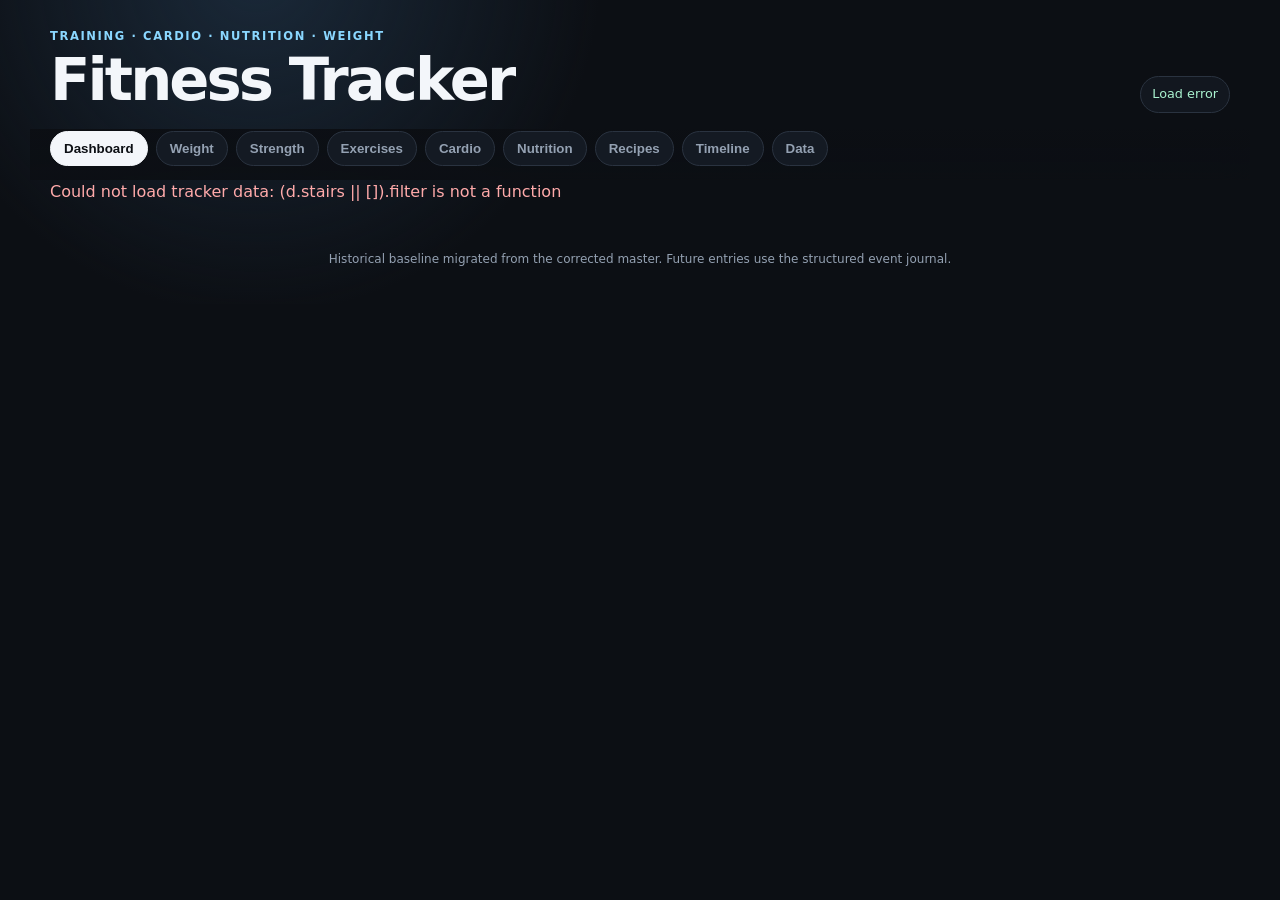
<file: site/workout-tracker/index.html>
<!doctype html>
<html lang="en">
<head>
  <meta charset="utf-8">
  <meta name="viewport" content="width=device-width,initial-scale=1,viewport-fit=cover">
  <meta name="theme-color" content="#0c0f14">
  <meta name="apple-mobile-web-app-capable" content="yes">
  <meta name="apple-mobile-web-app-status-bar-style" content="black-translucent">
  <title>Fitness Tracker</title>
  <link rel="manifest" href="manifest.webmanifest">
  <link rel="icon" href="icon.svg" type="image/svg+xml">
  <link rel="stylesheet" href="styles.css">
</head>
<body>
  <header class="topbar">
    <div><div class="eyebrow">TRAINING · CARDIO · NUTRITION · WEIGHT</div><h1>Fitness Tracker</h1><div id="coverage" class="muted"></div></div>
    <div id="status" class="status">Loading…</div>
  </header>
  <nav class="tabs" aria-label="Tracker sections">
    <button class="active" data-tab="dashboard">Dashboard</button>
    <button data-tab="weight">Weight</button>
    <button data-tab="strength">Strength</button>
    <button data-tab="exercise">Exercises</button>
    <button data-tab="cardio">Cardio</button>
    <button data-tab="nutrition">Nutrition</button>
    <button data-tab="recipes">Recipes</button>
    <button data-tab="timeline">Timeline</button>
    <button data-tab="quality">Data</button>
  </nav>
  <main>
    <section id="dashboard" class="view active"></section>
    <section id="weight" class="view"></section>
    <section id="strength" class="view"></section>
    <section id="exercise" class="view"></section>
    <section id="cardio" class="view"></section>
    <section id="nutrition" class="view"></section>
    <section id="recipes" class="view"></section>
    <section id="timeline" class="view"></section>
    <section id="quality" class="view"></section>
  </main>
  <footer>Historical baseline migrated from the corrected master. Future entries use the structured event journal.</footer>
  <script src="data-pack-1.js"></script>
  <script src="data-pack-2.js"></script>
  <script src="data-pack-3.js"></script>
  <script src="data-pack-4.js"></script>
  <script src="data-pack-5.js"></script>
  <script src="data-pack-6.js"></script>
  <script src="data-pack-7.js"></script>
  <script src="data-pack-8.js"></script>
  <script src="data-pack-9.js"></script>
  <script src="data-pack-10.js"></script>
  <script src="data-pack-11.js"></script>
  <script src="data-pack-12.js"></script>
  <script src="data-pack-13.js"></script>
  <script src="app-core.js"></script>
  <script src="app-views-a.js"></script>
  <script src="app-views-b.js"></script>
  <script src="app-runtime.js"></script>
  <script src="live-data.js"></script>
  <script src="data-loader.js"></script>
</body>
</html>
</file>
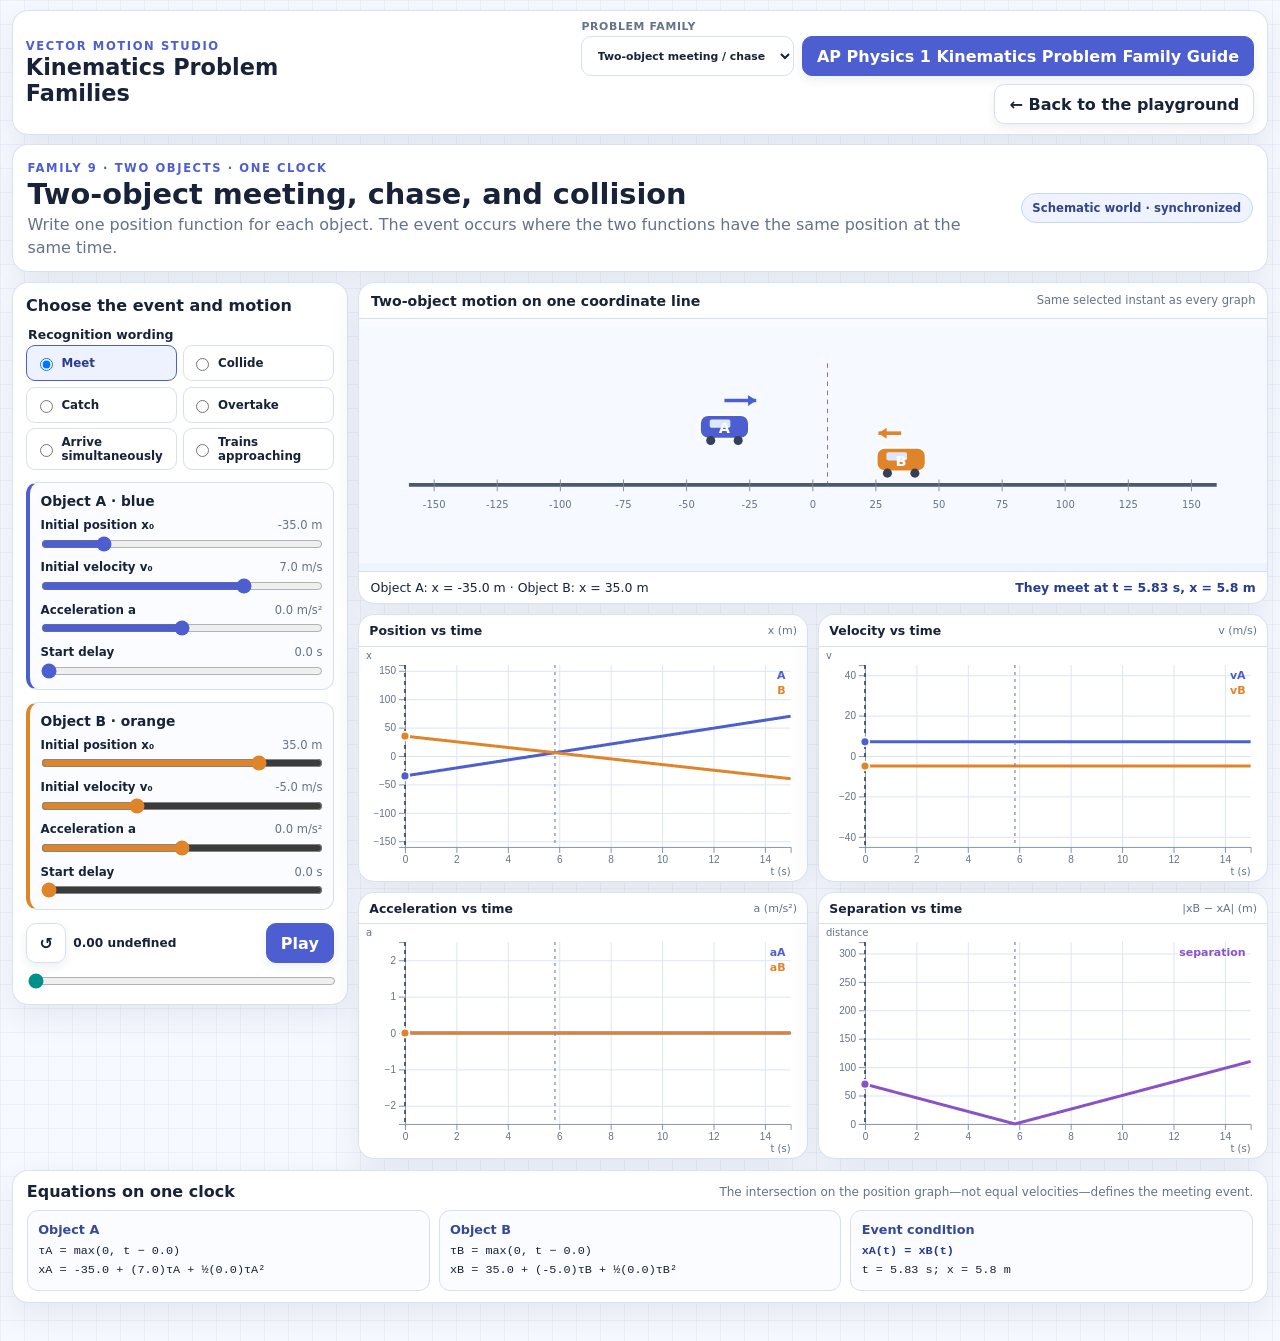
<file: site/advanced-families.html>
<!doctype html>
<html lang="en">
<head>
  <meta charset="utf-8" />
  <meta name="viewport" content="width=device-width, initial-scale=1" />
  <meta name="color-scheme" content="light" />
  <title>Kinematics Problem Family</title>
  <style>
    :root{--bg:#f6f9ff;--ink:#182238;--muted:#65728a;--card:rgba(255,255,255,.94);--line:#d6e0ee;--grid:#dce5f2;--blue:#4d5fd0;--teal:#008f8a;--red:#d34272;--orange:#df8429;--violet:#8a52c7;--shadow:0 12px 32px rgba(40,58,96,.09)}
    *{box-sizing:border-box}html{min-width:320px;background:var(--bg)}body{margin:0;min-height:100vh;color:var(--ink);font-family:ui-sans-serif,system-ui,-apple-system,BlinkMacSystemFont,"Segoe UI",sans-serif;background-color:var(--bg);background-image:linear-gradient(rgba(79,101,151,.06) 1px,transparent 1px),linear-gradient(90deg,rgba(79,101,151,.06) 1px,transparent 1px);background-size:24px 24px}button,input,select{font:inherit}a{color:inherit}.shell{width:min(1580px,calc(100% - 24px));margin:auto;padding:10px 0 38px}.card{border:1px solid color-mix(in srgb,var(--line) 92%,transparent);border-radius:16px;background:var(--card);box-shadow:var(--shadow);backdrop-filter:blur(8px)}
    .topbar,.module-heading,.graph-title,.solution-heading{display:flex;align-items:center;justify-content:space-between;gap:.8rem}.topbar{margin-bottom:.6rem;padding:.58rem .8rem}.brand{display:grid;gap:.08rem}.kicker,.recognition{color:var(--blue);font-size:.72rem;font-weight:850;letter-spacing:.14em;text-transform:uppercase}.brand strong{font-size:clamp(1.05rem,2vw,1.4rem)}.topbar-actions{display:flex;flex-wrap:wrap;align-items:end;justify-content:flex-end;gap:.5rem}.family-picker{display:grid;gap:.2rem;color:var(--muted);font-size:.68rem;font-weight:800;text-transform:uppercase;letter-spacing:.06em}.family-picker select{min-height:40px;max-width:18rem;padding:.42rem .7rem;border:1px solid var(--line);border-radius:10px;background:#fff;color:var(--ink);font-weight:750;text-transform:none;letter-spacing:0}.btn{display:inline-flex;min-height:40px;align-items:center;justify-content:center;padding:.5rem .88rem;border:1px solid var(--line);border-radius:10px;background:#fff;color:var(--ink);cursor:pointer;font-weight:760;text-decoration:none;box-shadow:0 4px 10px rgba(35,49,80,.08)}.btn:hover{filter:brightness(.985);transform:translateY(-1px)}.btn-primary{border-color:var(--blue);background:var(--blue);color:#fff}:focus-visible{outline:3px solid color-mix(in srgb,var(--blue) 30%,transparent);outline-offset:2px}
    .module{display:grid;gap:.65rem}.module-heading{padding:.72rem .9rem}.module-heading h1{margin:.08rem 0 .18rem;font-size:clamp(1.28rem,2.4vw,1.8rem)}.module-heading p{margin:0;color:var(--muted);line-height:1.42}.schematic-badge{padding:.42rem .65rem;border:1px solid #c8d5f3;border-radius:999px;background:#eef3ff;color:#31458a;font-size:.73rem;font-weight:820;white-space:nowrap}.workspace{display:grid;grid-template-columns:minmax(18rem,21rem) minmax(0,1fr);gap:.65rem;align-items:start}.controls{display:grid;gap:.72rem;padding:.82rem;position:sticky;top:8px}.controls h2{margin:0;font-size:1rem}.scenario-set{display:grid;grid-template-columns:repeat(2,minmax(0,1fr));gap:.35rem;border:0;padding:0;margin:0}.scenario-set legend{grid-column:1/-1;margin-bottom:.2rem;font-size:.78rem;font-weight:830}.scenario-option{display:flex;align-items:center;gap:.35rem;min-height:36px;padding:.38rem .48rem;border:1px solid var(--line);border-radius:9px;background:#fff;font-size:.74rem;font-weight:720}.scenario-option:has(input:checked){border-color:var(--blue);background:#eef2ff;color:#293d8f}.control-group{display:grid;gap:.55rem;padding:.65rem;border:1px solid var(--line);border-radius:12px;background:#fbfcff}.control-group.a{border-left:4px solid var(--blue)}.control-group.b{border-left:4px solid var(--orange)}.control-group h3{margin:0;font-size:.86rem}.control{display:grid;grid-template-columns:minmax(0,1fr) auto;gap:.22rem .5rem}.control label{font-size:.74rem;font-weight:740}.control output{color:var(--muted);font-size:.72rem;font-variant-numeric:tabular-nums}.control input[type=range]{grid-column:1/-1;width:100%;margin:0;accent-color:var(--blue)}.control-group.b input[type=range]{accent-color:var(--orange)}.timeline{display:grid;grid-template-columns:auto 1fr auto;gap:.45rem;align-items:center;padding-top:.15rem}.timeline input{grid-column:1/-1;width:100%;accent-color:var(--teal)}.timeline output{font-size:.76rem;font-weight:780;font-variant-numeric:tabular-nums}.reset{width:40px;padding:0}.visual-column{display:grid;gap:.65rem}.scene-card{overflow:hidden}.scene-head{display:flex;justify-content:space-between;gap:.5rem;padding:.58rem .72rem;border-bottom:1px solid var(--line)}.scene-head strong{font-size:.88rem}.scene-head span{color:var(--muted);font-size:.72rem}.scene{display:block;width:100%;height:clamp(235px,28vh,340px);background:linear-gradient(#f9fbff,#eef4ff)}.status{display:flex;flex-wrap:wrap;justify-content:space-between;gap:.4rem;padding:.5rem .7rem;border-top:1px solid var(--line);font-size:.78rem}.status strong{color:#293d8f}.graphs{display:grid;grid-template-columns:repeat(2,minmax(0,1fr));gap:.65rem}.graph-card{min-width:0;overflow:hidden}.graph-title{padding:.48rem .62rem;border-bottom:1px solid var(--line);font-size:.78rem}.graph-title span{color:var(--muted);font-size:.69rem}.graph{display:block;width:100%;height:clamp(230px,26vh,320px)}.axis text{fill:#647187;font-size:10px}.axis path,.axis line{stroke:#8794aa}.grid line{stroke:var(--grid)}.grid path{display:none}.cursor{stroke:#27334b;stroke-width:1.4;stroke-dasharray:4 4}.event-line{stroke:#7d8798;stroke-width:1.2;stroke-dasharray:3 4}.event-point{stroke:#fff;stroke-width:2}.solution{padding:.72rem .86rem}.solution-heading h2{margin:0;font-size:1rem}.solution-heading p{margin:0;color:var(--muted);font-size:.75rem}.equations{display:grid;grid-template-columns:repeat(3,minmax(0,1fr));gap:.55rem;margin-top:.58rem}.equation-card{padding:.65rem;border:1px solid var(--line);border-radius:11px;background:#fbfcff}.equation-card h3{margin:0 0 .35rem;font-size:.8rem;color:#34499a}.equation{font-family:ui-monospace,SFMono-Regular,Menlo,monospace;font-size:.74rem;line-height:1.55}.equation strong{color:#253b90}.hidden{display:none!important}
    .guide-dialog{width:100vw;max-width:none;height:100vh;max-height:none;margin:0;padding:clamp(.6rem,2vw,1.5rem);border:0;background:transparent}.guide-dialog::backdrop{background:rgba(19,29,50,.58);backdrop-filter:blur(3px)}.guide-dialog-card{display:grid;grid-template-rows:auto minmax(0,1fr);width:min(1240px,100%);height:min(92vh,980px);margin:auto;overflow:hidden;border:1px solid var(--line);border-radius:18px;background:#fff;box-shadow:0 28px 80px rgba(18,30,58,.28)}.guide-dialog-header{display:flex;align-items:center;justify-content:space-between;gap:1rem;padding:.8rem 1rem;border-bottom:1px solid var(--line);background:#eef3ff}.guide-dialog-header h2{margin:0;font-size:clamp(1.2rem,2.2vw,1.7rem)}.guide-close{min-width:42px;padding-inline:.65rem;font-size:1.25rem}.guide-content{overflow:auto;padding:clamp(.9rem,2.2vw,1.6rem)}.guide-content h3{margin:1.5rem 0 .65rem;color:#293d8f;font-size:1.2rem}.guide-content h3:first-child{margin-top:0}.guide-content p,.guide-content li{line-height:1.52}.guide-content ul,.guide-content ol{padding-left:1.45rem}.guide-content li+li{margin-top:.42rem}.guide-table-wrap{overflow-x:auto;border:1px solid var(--line);border-radius:12px}.guide-table{width:100%;min-width:850px;border-collapse:collapse}.guide-table th,.guide-table td{padding:.7rem .75rem;border-bottom:1px solid var(--line);text-align:left;vertical-align:top;line-height:1.42}.guide-table th{background:#eef2ff;color:#293d8f;font-size:.82rem}.guide-table td{font-size:.84rem}.guide-table tbody tr:last-child td{border-bottom:0}.guide-table td:first-child{width:24%;font-weight:800}.guide-table td:nth-child(2){width:35%}
    @media(max-width:980px){.workspace{grid-template-columns:1fr}.controls{position:static}.graphs{grid-template-columns:1fr}.equations{grid-template-columns:1fr}}@media(max-width:680px){.shell{width:min(100% - 12px,1580px);padding-top:6px}.topbar,.module-heading,.solution-heading{align-items:stretch;flex-direction:column}.topbar-actions{display:grid}.family-picker select,.topbar .btn{width:100%;max-width:none}.scenario-set{grid-template-columns:1fr}.scene{height:250px}.graph{height:260px}}
  </style>
</head>
<body>
<main class="shell">
  <nav class="card topbar" aria-label="Kinematics trainer navigation">
    <div class="brand"><span class="kicker">Vector Motion Studio</span><strong>Kinematics Problem Families</strong></div>
    <div class="topbar-actions">
      <label class="family-picker" for="family-select">Problem family<select id="family-select"><option value="problem-families.html">Stopping distance + delay</option><option value="advanced-families.html?family=two-object">Two-object meeting / chase</option><option value="advanced-families.html?family=vertical">Free fall / vertical motion</option><option value="advanced-families.html?family=projectile">2D projectile motion</option></select></label>
      <button id="guide-open" type="button" class="btn btn-primary">AP Physics 1 Kinematics Problem Family Guide</button>
      <a class="btn" href="index.html" target="_top">← Back to the playground</a>
    </div>
  </nav>
  <section class="module">
    <header class="card module-heading"><div><span id="family-number" class="recognition"></span><h1 id="family-title"></h1><p id="family-description"></p></div><span class="schematic-badge">Schematic world · synchronized</span></header>
    <div class="workspace">
      <section id="controls" class="card controls" aria-label="Motion parameters"></section>
      <div class="visual-column">
        <section class="card scene-card"><div class="scene-head"><strong id="scene-title"></strong><span>Same selected instant as every graph</span></div><svg id="scene" class="scene" role="img"></svg><div class="status"><span id="status-text"></span><strong id="event-result"></strong></div></section>
        <section id="graphs" class="graphs" aria-label="Synchronized motion graphs"></section>
      </div>
    </div>
    <section class="card solution"><div class="solution-heading"><h2>Equations on one clock</h2><p id="insight"></p></div><div id="equations" class="equations"></div></section>
  </section>
</main>

<dialog id="guide-dialog" class="guide-dialog" aria-labelledby="guide-title"><section class="guide-dialog-card"><header class="guide-dialog-header"><h2 id="guide-title">AP Physics 1 Kinematics Problem Family Guide</h2><button id="guide-close" type="button" class="btn guide-close" aria-label="Close problem family guide">×</button></header><div class="guide-content">
  <h3>Core kinematics problem families</h3><div class="guide-table-wrap"><table class="guide-table"><thead><tr><th>Type</th><th>Recognition clues</th><th>Basic approach</th></tr></thead><tbody>
  <tr><td>1. Definitions, averages, and signs</td><td>Distance versus displacement; speed versus velocity; average versus instantaneous; “which direction?”</td><td>Choose a positive direction first. Calculate displacement from x<sub>f</sub>−x<sub>i</sub>; use total path length only for distance.</td></tr>
  <tr><td>2. Constant-velocity motion</td><td>“Constant speed,” a=0, or distance and travel time are given</td><td>Use x<sub>f</sub>=x<sub>i</sub>+vt. The position graph is linear; velocity is constant.</td></tr>
  <tr><td>3. Constant acceleration with time</td><td>a and t are given; asks for position or velocity after a stated interval</td><td>Use v<sub>f</sub>=v<sub>i</sub>+at and/or Δx=v<sub>i</sub>t+½at².</td></tr>
  <tr><td>4. Endpoint condition with no time</td><td>Time is absent; asks for stopping distance, final speed, or speed after a displacement</td><td>Use v<sub>f</sub>²=v<sub>i</sub>²+2aΔx. This is the “eliminate time” family.</td></tr>
  <tr><td>5. Turnaround or return motion</td><td>“Momentarily stops,” “reverses direction,” “returns to its starting point”</td><td>At a turnaround, set v=0. At return to the starting point, set Δx=0. These are different events.</td></tr>
  <tr><td>6. Free fall and vertical launches</td><td>Dropped, thrown upward/downward, maximum height, time to hit the ground</td><td>Treat it as constant acceleration with a<sub>y</sub>=−g if upward is positive. At maximum height, v<sub>y</sub>=0, but a<sub>y</sub>≠0.</td></tr>
  <tr><td>7. Threshold or decision problems</td><td>“Minimum,” “maximum,” “just barely,” “safe,” “before the light changes,” “will it clear?”</td><td>First solve the boundary case using equality—stops exactly at the line, arrives exactly at the deadline—then compare the actual result with that threshold.</td></tr>
  <tr><td>8. Multistage or piecewise motion</td><td>Reaction then braking; accelerate–cruise–brake; delayed start; acceleration changes</td><td>Divide the story into stages. The final x, v, and t of one stage become the initial conditions of the next. Add displacements and elapsed times.</td></tr>
  <tr><td>9. Two-object meeting or chase problems</td><td>Meet, collide, catch, overtake, arrive simultaneously; trains approaching each other</td><td>Write a separate position equation for each object using one coordinate system and one clock. At the event, set x<sub>A</sub>(t)=x<sub>B</sub>(t).</td></tr>
  <tr><td>10. Relative-motion problems</td><td>“As observed from,” “relative to,” a moving platform, one car appearing to move backward</td><td>Use v⃗<sub>A/B</sub>=v⃗<sub>A/G</sub>−v⃗<sub>B/G</sub>. This concerns perceived velocity, not necessarily where two objects meet.</td></tr>
  <tr><td>11. Two-dimensional projectile motion</td><td>Launched horizontally or at an angle; range, height, flight time, landing velocity</td><td>Split into independent axes: a<sub>x</sub>=0 and a<sub>y</sub>=−g. The horizontal and vertical motions share the same time.</td></tr></tbody></table></div>
  <h3>The disguises AP tests use</h3><p>Any one of those physical problem families can appear in several different forms:</p><ul><li><strong>Numerical calculation:</strong> Find a specific time, velocity, or displacement.</li><li><strong>Symbolic derivation:</strong> Produce an expression without substituting numbers.</li><li><strong>Graph translation:</strong> Convert among x(t), v(t), a(t), a motion diagram, and a written description.</li><li><strong>Comparison/scaling:</strong> Predict what happens if speed, acceleration, height, or time is doubled.</li><li><strong>Experimental/data problem:</strong> Determine motion from a table, video, graph, or proposed experiment.</li><li><strong>Claim and justification:</strong> Decide which prediction is correct and explain using signs, slopes, areas, or an equation.</li></ul><p>That last layer matters because the current AP framework expressly emphasizes translating among equations, graphs, diagrams, tables, and verbal descriptions—not merely selecting a kinematic equation. Unit 1 also explicitly includes relative motion and two-dimensional motion. <a href="https://apcentral.collegeboard.org/media/pdf/ap-physics-1-course-and-exam-description.pdf" target="_blank" rel="noopener">Current College Board AP Physics 1 description</a></p>
  <h3>A universal recognition routine</h3><p>Before using an equation, she should write:</p><ol><li><strong>What object or objects are moving?</strong></li><li><strong>Is this one stage or multiple stages?</strong></li><li><strong>What event defines the requested moment?</strong><br />Examples: v=0, x<sub>A</sub>=x<sub>B</sub>, x<sub>f</sub>=x<sub>i</sub>, or the object reaches a boundary.</li><li><strong>Is acceleration constant during this stage?</strong></li><li><strong>Which variable is missing from the problem?</strong><br />Select the equation that does not contain that variable.</li><li><strong>Do the signs and units make physical sense?</strong></li></ol>
</div></section></dialog>
<script src="vendor/d3.v7.min.js"></script>
<script>
(function(){"use strict";var d3=window.d3;if(!d3)return;var params=new URLSearchParams(location.search),family=params.get("family")||"two-object";var routes={"two-object":"advanced-families.html?family=two-object","vertical":"advanced-families.html?family=vertical","projectile":"advanced-families.html?family=projectile"};var select=document.getElementById("family-select");select.value=routes[family]||routes["two-object"];select.addEventListener("change",function(){window.top.location.href=select.value});var gd=document.getElementById("guide-dialog"),go=document.getElementById("guide-open"),gc=document.getElementById("guide-close");go.onclick=function(){gd.showModal()};gc.onclick=function(){gd.close()};gd.onclick=function(e){if(e.target===gd)gd.close()};gd.addEventListener("close",function(){go.focus()});
var meta={"two-object":["Family 9 · two objects · one clock","Two-object meeting, chase, and collision","Write one position function for each object. The event occurs where the two functions have the same position at the same time.","Two-object motion on one coordinate line"],vertical:["Family 6 · free fall + vertical launch","Vertical motion under gravity","Upward is positive. Gravity remains negative at every point—even when the rock is instantaneously at rest.","Galileo’s rock beside the Leaning Tower of Pisa"],projectile:["Family 11 · independent axes · shared time","Two-dimensional projectile motion","Horizontal and vertical motion are independent calculations connected by one shared flight time.","Projectile flight over a selectable landing surface"]}[family]||null;if(!meta){family="two-object";meta=["Family 9","Two-object meeting and chase","One clock.","Two-object motion"]}document.getElementById("family-number").textContent=meta[0];document.getElementById("family-title").textContent=meta[1];document.getElementById("family-description").textContent=meta[2];document.getElementById("scene-title").textContent=meta[3];document.title=meta[1]+" · Kinematics";
var controls=document.getElementById("controls"),graphs=document.getElementById("graphs"),equations=document.getElementById("equations"),state={time:0,playing:false,last:null},raf=null;function range(id,label,min,max,step,value,unit){return '<div class="control"><label for="'+id+'">'+label+'</label><output id="'+id+'-out">'+Number(value).toFixed(step<.1?2:1)+' '+unit+'</output><input id="'+id+'" type="range" min="'+min+'" max="'+max+'" step="'+step+'" value="'+value+'"></div>'}function radio(name,value,label,checked){return '<label class="scenario-option"><input type="radio" name="'+name+'" value="'+value+'" '+(checked?'checked':'')+'>'+label+'</label>'}function timeline(){return '<div class="timeline"><button id="reset" class="btn reset" type="button" aria-label="Reset timeline">↺</button><output id="time-out">t = 0.00 s</output><button id="play" class="btn btn-primary" type="button">Play</button><input id="time" type="range" min="0" max="15" step=".01" value="0" aria-label="Selected time"></div>'}function graphCards(labels){graphs.innerHTML=labels.map(function(x,i){return '<article class="card graph-card"><div class="graph-title"><strong>'+x[0]+'</strong><span>'+x[1]+'</span></div><svg id="graph-'+i+'" class="graph"></svg></article>'}).join("")}
function setup(){if(family==="two-object"){controls.innerHTML='<h2>Choose the event and motion</h2><fieldset class="scenario-set"><legend>Recognition wording</legend>'+radio("scenario","meet","Meet",1)+radio("scenario","collide","Collide")+radio("scenario","catch","Catch")+radio("scenario","overtake","Overtake")+radio("scenario","arrive","Arrive simultaneously")+radio("scenario","trains","Trains approaching")+'</fieldset><section class="control-group a"><h3>Object A · blue</h3>'+range("ax","Initial position x₀","-60","60","1","-35","m")+range("av","Initial velocity v₀","-15","15",".5","7","m/s")+range("aa","Acceleration a","-2","2",".1","0","m/s²")+range("ad","Start delay","0","4",".1","0","s")+'</section><section class="control-group b"><h3>Object B · orange</h3>'+range("bx","Initial position x₀","-60","60","1","35","m")+range("bv","Initial velocity v₀","-15","15",".5","-5","m/s")+range("ba","Acceleration a","-2","2",".1","0","m/s²")+range("bd","Start delay","0","4",".1","0","s")+'</section>'+timeline();graphCards([["Position vs time","x (m)"],["Velocity vs time","v (m/s)"],["Acceleration vs time","a (m/s²)"],["Separation vs time","|xB − xA| (m)"]])}else if(family==="vertical"){controls.innerHTML='<h2>Change the launch</h2><fieldset class="scenario-set"><legend>Vertical-motion wording</legend>'+radio("vertical-mode","drop","Dropped",1)+radio("vertical-mode","up","Thrown upward")+radio("vertical-mode","down","Thrown downward")+radio("vertical-mode","return","Rise and return")+'</fieldset><section class="control-group a">'+range("height","Initial height y₀","10","80","1","55","m")+range("vv","Initial velocity v₀","-25","25",".5","0","m/s")+range("gravity","Gravity magnitude g","5","15",".1","9.8","m/s²")+range("vdelay","Release delay","0","3",".1","0","s")+'</section>'+timeline();graphCards([["Height vs time","y (m)"],["Vertical velocity vs time","vy (m/s)"],["Vertical acceleration vs time","ay (m/s²)"],["Speed-squared vs height","v² (m²/s²) vs y (m)"]])}else{controls.innerHTML='<h2>Change the launch and terrain</h2><fieldset class="scenario-set"><legend>Landing surface</legend>'+radio("ground","flat","Flat ground below a cliff",1)+radio("ground","slope","Inclined ground")+'</fieldset><section class="control-group a">'+range("speed","Launch speed v₀","5","35",".5","22","m/s")+range("angle","Launch angle θ","-10","75","1","35","°")+range("pheight","Launch height y₀","0","50","1","20","m")+range("pgravity","Gravity magnitude g","5","15",".1","9.8","m/s²")+'<div id="slope-control" class="hidden">'+range("slope","Ground angle φ","-15","15","1","-8","°")+'</div></section>'+timeline();graphCards([["Horizontal position vs time","x (m)"],["Vertical position vs time","y (m)"],["Velocity components vs time","vx and vy (m/s)"],["Trajectory","y (m) vs x (m)"]])}bind();applyPreset();render()}
function el(id){return document.getElementById(id)}function num(id){return Number(el(id).value)}function bind(){controls.addEventListener("input",function(e){if(e.target.type==="range"){stop();updateOutputs();if(e.target.id!=="time")state.time=num("time");else state.time=num("time");render()}});controls.addEventListener("change",function(e){if(e.target.type==="radio"){if(e.target.name==="scenario"||e.target.name==="vertical-mode")applyPreset();render()}});el("play").onclick=function(){if(state.playing){stop();return}var m=model();if(state.time>=m.end-.01)state.time=0;state.playing=true;state.last=null;el("play").textContent="Pause";raf=requestAnimationFrame(tick)};el("reset").onclick=function(){stop();state.time=0;render()}}
var presets={meet:[-35,7,0,0,35,-5,0,0],collide:[-45,10,0,0,45,-10,0,0],catch:[-45,12,0,0,-10,5,0,0],overtake:[-50,9,.2,0,-10,6,0,0],arrive:[-40,8,0,0,20,3,0,0],trains:[-55,8,0,0,55,-12,0,1]};function checked(name){var x=controls.querySelector('input[name="'+name+'"]:checked');return x?x.value:""}function applyPreset(){if(family==="two-object"){var p=presets[checked("scenario")];["ax","av","aa","ad","bx","bv","ba","bd"].forEach(function(id,i){el(id).value=p[i]})}else if(family==="vertical"){var p={drop:[55,0],up:[35,18],down:[55,-10],return:[20,18]}[checked("vertical-mode")];el("height").value=p[0];el("vv").value=p[1]}updateOutputs();state.time=0;stop()}
function updateOutputs(){controls.querySelectorAll('input[type="range"]').forEach(function(i){var o=el(i.id+"-out");if(!o)return;var units={ax:"m",av:"m/s",aa:"m/s²",ad:"s",bx:"m",bv:"m/s",ba:"m/s²",bd:"s",height:"m",vv:"m/s",gravity:"m/s²",vdelay:"s",speed:"m/s",angle:"°",pheight:"m",pgravity:"m/s²",slope:"°"};o.textContent=Number(i.value).toFixed(Number(i.step)<.1?2:1)+" "+units[i.id]});if(el("slope-control"))el("slope-control").classList.toggle("hidden",checked("ground")!=="slope")}
function obj(x0,v0,a,delay,t){if(t<delay)return{x:x0,v:0,a:0};var q=t-delay;return{x:x0+v0*q+.5*a*q*q,v:v0+a*q,a:a}}function firstMeeting(A,B){var prev=obj(A.x,A.v,A.a,A.d,.01).x-obj(B.x,B.v,B.a,B.d,.01).x,pt=.01;for(var i=2;i<=1500;i++){var t=i/100,f=obj(A.x,A.v,A.a,A.d,t).x-obj(B.x,B.v,B.a,B.d,t).x;if(f===0||f*prev<0){var lo=pt,hi=t;for(var k=0;k<30;k++){var mid=(lo+hi)/2,mf=obj(A.x,A.v,A.a,A.d,mid).x-obj(B.x,B.v,B.a,B.d,mid).x;if(mf*prev<=0)hi=mid;else{lo=mid;prev=mf}}return(lo+hi)/2}prev=f;pt=t}return null}
function model(){if(family==="two-object"){var A={x:num("ax"),v:num("av"),a:num("aa"),d:num("ad")},B={x:num("bx"),v:num("bv"),a:num("ba"),d:num("bd")},meet=firstMeeting(A,B);return{A:A,B:B,meet:meet,end:15,scenario:checked("scenario")}}if(family==="vertical"){var h=num("height"),v=num("vv"),g=num("gravity"),d=num("vdelay"),flight=(v+Math.sqrt(v*v+2*g*h))/g;return{h:h,v:v,g:g,d:d,flight:flight,impact:d+flight,apex:v>0?d+v/g:null,maxY:v>0?h+v*v/(2*g):h,end:17}}var s=num("speed"),ang=num("angle")*Math.PI/180,h=num("pheight"),g=num("pgravity"),phi=(checked("ground")==="slope"?num("slope"):0)*Math.PI/180,vx=s*Math.cos(ang),vy=s*Math.sin(ang),b=vy-vx*Math.tan(phi),flight=(b+Math.sqrt(b*b+2*g*h))/g;return{s:s,ang:ang,h:h,g:g,phi:phi,vx:vx,vy:vy,flight:flight,range:vx*flight,landingY:Math.tan(phi)*vx*flight,maxY:h+(vy>0?vy*vy/(2*g):0),end:16}}
function sample(m){var out=[];for(var t=0;t<=m.end+.001;t+=m.end/300){if(family==="two-object"){var A=obj(m.A.x,m.A.v,m.A.a,m.A.d,t),B=obj(m.B.x,m.B.v,m.B.a,m.B.d,t);out.push({t:t,A:A,B:B,sep:Math.abs(B.x-A.x)})}else if(family==="vertical"){var q=Math.max(0,t-m.d),active=t>=m.d&&t<=m.impact,y=active?Math.max(0,m.h+m.v*q-.5*m.g*q*q):(t<m.d?m.h:0),v=active?m.v-m.g*q:0,a=active?-m.g:0;out.push({t:t,y:y,v:v,a:a,v2:v*v})}else{var q=Math.min(t,m.flight),active=t<=m.flight,x=m.vx*q,y=m.h+m.vy*q-.5*m.g*q*q;out.push({t:t,x:active?x:m.range,y:active?y:m.landingY,vx:active?m.vx:0,vy:active?m.vy-m.g*q:0})}}return out}
function chart(id,data,series,xKey,xDomain,yDomain,xLabel,yLabel,eventT){var svg=d3.select(id),node=svg.node(),w=Math.max(360,node.clientWidth||620),h=Math.max(220,node.clientHeight||280),mg={l:46,r:16,t:18,b:34};svg.attr("viewBox","0 0 "+w+" "+h).selectAll("*").remove();var x=d3.scaleLinear().domain(xDomain).range([mg.l,w-mg.r]),y=d3.scaleLinear().domain(yDomain).range([h-mg.b,mg.t]);svg.append("g").attr("class","grid").attr("transform","translate(0,"+(h-mg.b)+")").call(d3.axisBottom(x).ticks(6).tickSize(-(h-mg.t-mg.b)).tickFormat(""));svg.append("g").attr("class","grid").attr("transform","translate("+mg.l+",0)").call(d3.axisLeft(y).ticks(5).tickSize(-(w-mg.l-mg.r)).tickFormat(""));svg.append("g").attr("class","axis").attr("transform","translate(0,"+(h-mg.b)+")").call(d3.axisBottom(x).ticks(6));svg.append("g").attr("class","axis").attr("transform","translate("+mg.l+",0)").call(d3.axisLeft(y).ticks(5));series.forEach(function(s){svg.append("path").datum(data).attr("fill","none").attr("stroke",s.color).attr("stroke-width",3).attr("d",d3.line().x(function(d){return x(d[xKey])}).y(function(d){return y(s.value(d))}).curve(s.step?d3.curveStepAfter:d3.curveMonotoneX));svg.append("text").attr("x",w-mg.r-5).attr("y",mg.t+14+series.indexOf(s)*15).attr("text-anchor","end").attr("fill",s.color).attr("font-size",11).attr("font-weight",800).text(s.label)});if(eventT!=null)svg.append("line").attr("class","event-line").attr("x1",x(eventT)).attr("x2",x(eventT)).attr("y1",mg.t).attr("y2",h-mg.b);var ct=Math.min(state.time,xDomain[1]);svg.append("line").attr("class","cursor").attr("x1",x(ct)).attr("x2",x(ct)).attr("y1",mg.t).attr("y2",h-mg.b);series.forEach(function(s){var d=data.reduce(function(a,b){return Math.abs(b[xKey]-ct)<Math.abs(a[xKey]-ct)?b:a});svg.append("circle").attr("cx",x(d[xKey])).attr("cy",y(s.value(d))).attr("r",4.4).attr("fill",s.color).attr("stroke","#fff").attr("stroke-width",1.7)});svg.append("text").attr("x",w-mg.r).attr("y",h-6).attr("text-anchor","end").attr("fill","#65728a").attr("font-size",10).text(xLabel);svg.append("text").attr("x",7).attr("y",12).attr("fill","#65728a").attr("font-size",10).text(yLabel)}
function render(){var m=model(),data=sample(m);state.time=Math.max(0,Math.min(state.time,m.end));el("time").max=m.end;el("time").value=state.time;el("time-out").textContent="t = "+state.time.toFixed(2)+" s";updateOutputs();if(family==="two-object")renderTwo(m,data);else if(family==="vertical")renderVertical(m,data);else renderProjectile(m,data)}
function renderTwo(m,data){var names={meet:"meet",collide:"collide",catch:"catch",overtake:"overtake",arrive:"arrive simultaneously",trains:"meet between the stations"},A=obj(m.A.x,m.A.v,m.A.a,m.A.d,state.time),B=obj(m.B.x,m.B.v,m.B.a,m.B.d,state.time),event=m.meet!=null?obj(m.A.x,m.A.v,m.A.a,m.A.d,m.meet):null;drawTwoScene(A,B,m,event);el("status-text").textContent="Object A: x = "+A.x.toFixed(1)+" m · Object B: x = "+B.x.toFixed(1)+" m";el("event-result").textContent=event?"They "+names[m.scenario]+" at t = "+m.meet.toFixed(2)+" s, x = "+event.x.toFixed(1)+" m":"No shared position within 15 s";chart("#graph-0",data,[{label:"A",color:"var(--blue)",value:function(d){return d.A.x}},{label:"B",color:"var(--orange)",value:function(d){return d.B.x}}],"t",[0,15],[-160,160],"t (s)","x",m.meet);chart("#graph-1",data,[{label:"vA",color:"var(--blue)",value:function(d){return d.A.v}},{label:"vB",color:"var(--orange)",value:function(d){return d.B.v}}],"t",[0,15],[-45,45],"t (s)","v",m.meet);chart("#graph-2",data,[{label:"aA",color:"var(--blue)",value:function(d){return d.A.a},step:1},{label:"aB",color:"var(--orange)",value:function(d){return d.B.a},step:1}],"t",[0,15],[-2.5,2.5],"t (s)","a",m.meet);chart("#graph-3",data,[{label:"separation",color:"var(--violet)",value:function(d){return d.sep}}],"t",[0,15],[0,320],"t (s)","distance",m.meet);equations.innerHTML='<article class="equation-card"><h3>Object A</h3><div class="equation">τA = max(0, t − '+m.A.d.toFixed(1)+')</div><div class="equation">xA = '+m.A.x.toFixed(1)+' + ('+m.A.v.toFixed(1)+')τA + ½('+m.A.a.toFixed(1)+')τA²</div></article><article class="equation-card"><h3>Object B</h3><div class="equation">τB = max(0, t − '+m.B.d.toFixed(1)+')</div><div class="equation">xB = '+m.B.x.toFixed(1)+' + ('+m.B.v.toFixed(1)+')τB + ½('+m.B.a.toFixed(1)+')τB²</div></article><article class="equation-card"><h3>Event condition</h3><div class="equation"><strong>xA(t) = xB(t)</strong></div><div class="equation">'+(event?'t = '+m.meet.toFixed(2)+' s; x = '+event.x.toFixed(1)+' m':'No real event in displayed interval')+'</div></article>';el("insight").textContent="The intersection on the position graph—not equal velocities—defines the meeting event."}
function drawTwoScene(A,B,m,event){var svg=d3.select("#scene").attr("viewBox","0 0 1000 260");svg.selectAll("*").remove();var x=d3.scaleLinear().domain([-160,160]).range([55,945]);svg.append("rect").attr("x",0).attr("y",0).attr("width",1000).attr("height",260).attr("fill","#f6f9ff");svg.append("line").attr("x1",55).attr("x2",945).attr("y1",174).attr("y2",174).attr("stroke","#4b5870").attr("stroke-width",4);d3.range(-150,151,25).forEach(function(v){svg.append("line").attr("x1",x(v)).attr("x2",x(v)).attr("y1",168).attr("y2",181).attr("stroke","#7d899c");svg.append("text").attr("x",x(v)).attr("y",199).attr("text-anchor","middle").attr("font-size",11).attr("fill","#65728a").text(v)});if(event){svg.append("line").attr("x1",x(event.x)).attr("x2",x(event.x)).attr("y1",40).attr("y2",174).attr("stroke","#8a52c7").attr("stroke-dasharray","5 5");if(m.scenario==="arrive"){svg.append("line").attr("x1",x(event.x)).attr("x2",x(event.x)).attr("y1",46).attr("y2",174).attr("stroke","#59667b").attr("stroke-width",3);svg.append("path").attr("d","M"+x(event.x)+",48 h48 l-12,16 12,16 h-48 z").attr("fill","#8a52c7");svg.append("text").attr("x",x(event.x)+24).attr("y",42).attr("text-anchor","middle").attr("fill","#59667b").attr("font-size",11).attr("font-weight",850).text("DESTINATION")}}[[A,"A","#4d5fd0",112],[B,"B","#df8429",148]].forEach(function(o){var px=Math.max(55,Math.min(945,x(o[0].x))),wide=m.scenario==="trains"?76:54,g=svg.append("g").attr("transform","translate("+(px-wide/2)+","+(o[3]-15)+")");g.append("rect").attr("width",wide).attr("height",26).attr("rx",m.scenario==="trains"?4:9).attr("fill",o[2]).attr("stroke","#fff").attr("stroke-width",2);g.append("rect").attr("x",wide*.2).attr("y",5).attr("width",wide*.42).attr("height",9).attr("rx",2).attr("fill","#dce7ff");g.append("circle").attr("cx",wide*.22).attr("cy",28).attr("r",5).attr("fill","#344057");g.append("circle").attr("cx",wide*.78).attr("cy",28).attr("r",5).attr("fill","#344057");svg.append("text").attr("x",px).attr("y",o[3]+5).attr("text-anchor","middle").attr("fill","#fff").attr("font-weight",850).text(o[1]);var v=o[0].v,dir=Math.sign(v),len=Math.min(70,Math.abs(v)*5);if(len>2){svg.append("line").attr("x1",px).attr("x2",px+dir*len).attr("y1",o[3]-31).attr("y2",o[3]-31).attr("stroke",o[2]).attr("stroke-width",4);svg.append("path").attr("d","M"+(px+dir*len)+","+(o[3]-31)+" l"+(-dir*9)+",-6 l0,12 z").attr("fill",o[2])}})}
function renderVertical(m,data){var q=Math.max(0,Math.min(state.time,m.impact)-m.d),active=state.time>=m.d&&state.time<=m.impact,y=active?Math.max(0,m.h+m.v*q-.5*m.g*q*q):(state.time<m.d?m.h:0),v=active?m.v-m.g*q:0;drawVerticalScene(y,m);el("status-text").textContent="y = "+y.toFixed(1)+" m · vy = "+v.toFixed(1)+" m/s · ay = "+(active?-m.g:0).toFixed(1)+" m/s²";el("event-result").textContent="Ground impact: t = "+m.impact.toFixed(2)+" s · speed = "+Math.sqrt(m.v*m.v+2*m.g*m.h).toFixed(1)+" m/s";chart("#graph-0",data,[{label:"y",color:"var(--blue)",value:function(d){return d.y}}],"t",[0,17],[0,160],"t (s)","y",m.impact);chart("#graph-1",data,[{label:"vy",color:"var(--teal)",value:function(d){return d.v}}],"t",[0,17],[-55,30],"t (s)","vy",m.impact);chart("#graph-2",data,[{label:"ay",color:"var(--red)",value:function(d){return d.a},step:1}],"t",[0,17],[-16,1],"t (s)","ay",m.impact);var flight=data.filter(function(d){return d.t>=m.d&&d.t<=m.impact});chart("#graph-3",flight,[{label:"v²",color:"var(--violet)",value:function(d){return d.v2}}],"y",[0,160],[0,2600],"y (m)","v²",null);equations.innerHTML='<article class="equation-card"><h3>Position</h3><div class="equation">τ = t − '+m.d.toFixed(1)+'</div><div class="equation">y = '+m.h.toFixed(1)+' + ('+m.v.toFixed(1)+')τ − ½('+m.g.toFixed(1)+')τ²</div></article><article class="equation-card"><h3>Velocity and apex</h3><div class="equation">vy = '+m.v.toFixed(1)+' − '+m.g.toFixed(1)+'τ</div><div class="equation">'+(m.apex?'vy = 0 at t = '+m.apex.toFixed(2)+' s; ymax = '+m.maxY.toFixed(1)+' m':'The rock begins downward or from rest.')+'</div></article><article class="equation-card"><h3>Ground condition</h3><div class="equation"><strong>0 = y₀ + v₀τ − ½gτ²</strong></div><div class="equation">τ = '+m.flight.toFixed(2)+' s; total t = '+m.impact.toFixed(2)+' s</div></article>';el("insight").textContent="At the apex vy = 0, but ay remains −g. The ground event is y = 0."}
function drawVerticalScene(y,m){var svg=d3.select("#scene").attr("viewBox","0 0 1000 360");svg.selectAll("*").remove();svg.append("rect").attr("width",1000).attr("height",360).attr("fill","#f4f8ff");svg.append("image").attr("href","themes/galileo-pisa.webp").attr("x",18).attr("y",8).attr("width",250).attr("height",340).attr("preserveAspectRatio","xMidYMid meet");var sy=d3.scaleLinear().domain([0,160]).range([323,22]);svg.append("line").attr("x1",290).attr("x2",950).attr("y1",323).attr("y2",323).attr("stroke","#55647a").attr("stroke-width",4);d3.range(0,161,20).forEach(function(v){svg.append("line").attr("x1",306).attr("x2",320).attr("y1",sy(v)).attr("y2",sy(v)).attr("stroke","#7a879a");svg.append("text").attr("x",300).attr("y",sy(v)+4).attr("text-anchor","end").attr("fill","#65728a").attr("font-size",11).text(v+" m")});svg.append("line").attr("x1",480).attr("x2",480).attr("y1",sy(m.h)).attr("y2",323).attr("stroke","#9aa6b8").attr("stroke-dasharray","4 5");svg.append("circle").attr("cx",480).attr("cy",sy(y)).attr("r",12).attr("fill","#4d5fd0").attr("stroke","#fff").attr("stroke-width",3);svg.append("text").attr("x",500).attr("y",sy(m.h)-8).attr("fill","#4d5fd0").attr("font-size",12).attr("font-weight",800).text("y₀ = "+m.h.toFixed(0)+" m")}
function renderProjectile(m,data){var q=Math.min(state.time,m.flight),active=state.time<=m.flight,x=active?m.vx*q:m.range,y=active?m.h+m.vy*q-.5*m.g*q*q:m.landingY,vy=active?m.vy-m.g*q:0;drawProjectileScene(x,y,m);el("status-text").textContent="x = "+x.toFixed(1)+" m · y = "+y.toFixed(1)+" m · vx = "+(active?m.vx:0).toFixed(1)+" m/s · vy = "+vy.toFixed(1)+" m/s";el("event-result").textContent="Landing: t = "+m.flight.toFixed(2)+" s · x = "+m.range.toFixed(1)+" m";chart("#graph-0",data,[{label:"x",color:"var(--blue)",value:function(d){return d.x}}],"t",[0,16],[0,500],"t (s)","x",m.flight);chart("#graph-1",data,[{label:"y",color:"var(--orange)",value:function(d){return d.y}}],"t",[0,16],[-150,180],"t (s)","y",m.flight);chart("#graph-2",data,[{label:"vx",color:"var(--blue)",value:function(d){return d.vx}},{label:"vy",color:"var(--red)",value:function(d){return d.vy}}],"t",[0,16],[-65,40],"t (s)","v",m.flight);var flight=data.filter(function(d){return d.t<=m.flight+.001});chart("#graph-3",flight,[{label:"trajectory",color:"var(--teal)",value:function(d){return d.y}}],"x",[0,500],[-150,180],"x (m)","y",null);equations.innerHTML='<article class="equation-card"><h3>Horizontal axis</h3><div class="equation">v₀x = v₀ cosθ = '+m.vx.toFixed(2)+' m/s</div><div class="equation">x = v₀x t</div></article><article class="equation-card"><h3>Vertical axis</h3><div class="equation">v₀y = v₀ sinθ = '+m.vy.toFixed(2)+' m/s</div><div class="equation">y = '+m.h.toFixed(1)+' + '+m.vy.toFixed(2)+'t − ½('+m.g.toFixed(1)+')t²</div></article><article class="equation-card"><h3>Landing boundary</h3><div class="equation">ground: y = x tanφ</div><div class="equation"><strong>yprojectile(t) = yground(x(t))</strong></div><div class="equation">t = '+m.flight.toFixed(2)+' s; range = '+m.range.toFixed(1)+' m</div></article>';el("insight").textContent="The landing surface changes the endpoint equation; it does not change the projectile’s acceleration."}
function drawProjectileScene(xp,yp,m){var svg=d3.select("#scene").attr("viewBox","0 0 1000 360");svg.selectAll("*").remove();var x=d3.scaleLinear().domain([0,500]).range([55,955]),y=d3.scaleLinear().domain([-150,180]).range([338,20]);svg.append("rect").attr("width",1000).attr("height",360).attr("fill","#f4f8ff");var ground=function(xx){return Math.tan(m.phi)*xx};svg.append("path").attr("d","M"+x(0)+","+y(ground(0))+" L"+x(500)+","+y(ground(500))+" L955,360 L55,360 Z").attr("fill","#d8dfeb");svg.append("line").attr("x1",x(0)).attr("x2",x(500)).attr("y1",y(ground(0))).attr("y2",y(ground(500))).attr("stroke","#657187").attr("stroke-width",4);if(m.h>0)svg.append("line").attr("x1",x(0)).attr("x2",x(0)).attr("y1",y(0)).attr("y2",y(m.h)).attr("stroke","#8f9aad").attr("stroke-width",5);var pts=d3.range(0,m.flight+.001,m.flight/120).map(function(t){return{x:m.vx*t,y:m.h+m.vy*t-.5*m.g*t*t}});svg.append("path").datum(pts).attr("fill","none").attr("stroke","#008f8a").attr("stroke-width",3).attr("stroke-dasharray","6 5").attr("d",d3.line().x(function(d){return x(d.x)}).y(function(d){return y(d.y)}));svg.append("circle").attr("cx",x(xp)).attr("cy",y(yp)).attr("r",11).attr("fill","#d34272").attr("stroke","#fff").attr("stroke-width",3);svg.append("circle").attr("cx",x(0)).attr("cy",y(m.h)).attr("r",5).attr("fill","#4d5fd0");svg.append("circle").attr("cx",x(m.range)).attr("cy",y(m.landingY)).attr("r",6).attr("fill","#657187");svg.append("text").attr("x",x(0)+12).attr("y",y(m.h)-10).attr("fill","#4d5fd0").attr("font-size",12).attr("font-weight",800).text("y₀ = "+m.h.toFixed(0)+" m");svg.append("text").attr("x",x(m.range)-8).attr("y",y(m.landingY)-12).attr("text-anchor","end").attr("fill","#556278").attr("font-size",12).text("landing point")}
function stop(){state.playing=false;state.last=null;if(el("play"))el("play").textContent="Play";if(raf)cancelAnimationFrame(raf);raf=null}function tick(ts){if(!state.playing)return;if(state.last==null)state.last=ts;state.time+=Math.min(.07,(ts-state.last)/1000);state.last=ts;var m=model();if(state.time>=m.end){state.time=m.end;render();stop();return}render();raf=requestAnimationFrame(tick)}window.addEventListener("resize",function(){clearTimeout(window._kr);window._kr=setTimeout(render,100)});setup();
})();
</script>
</body></html>
</file>
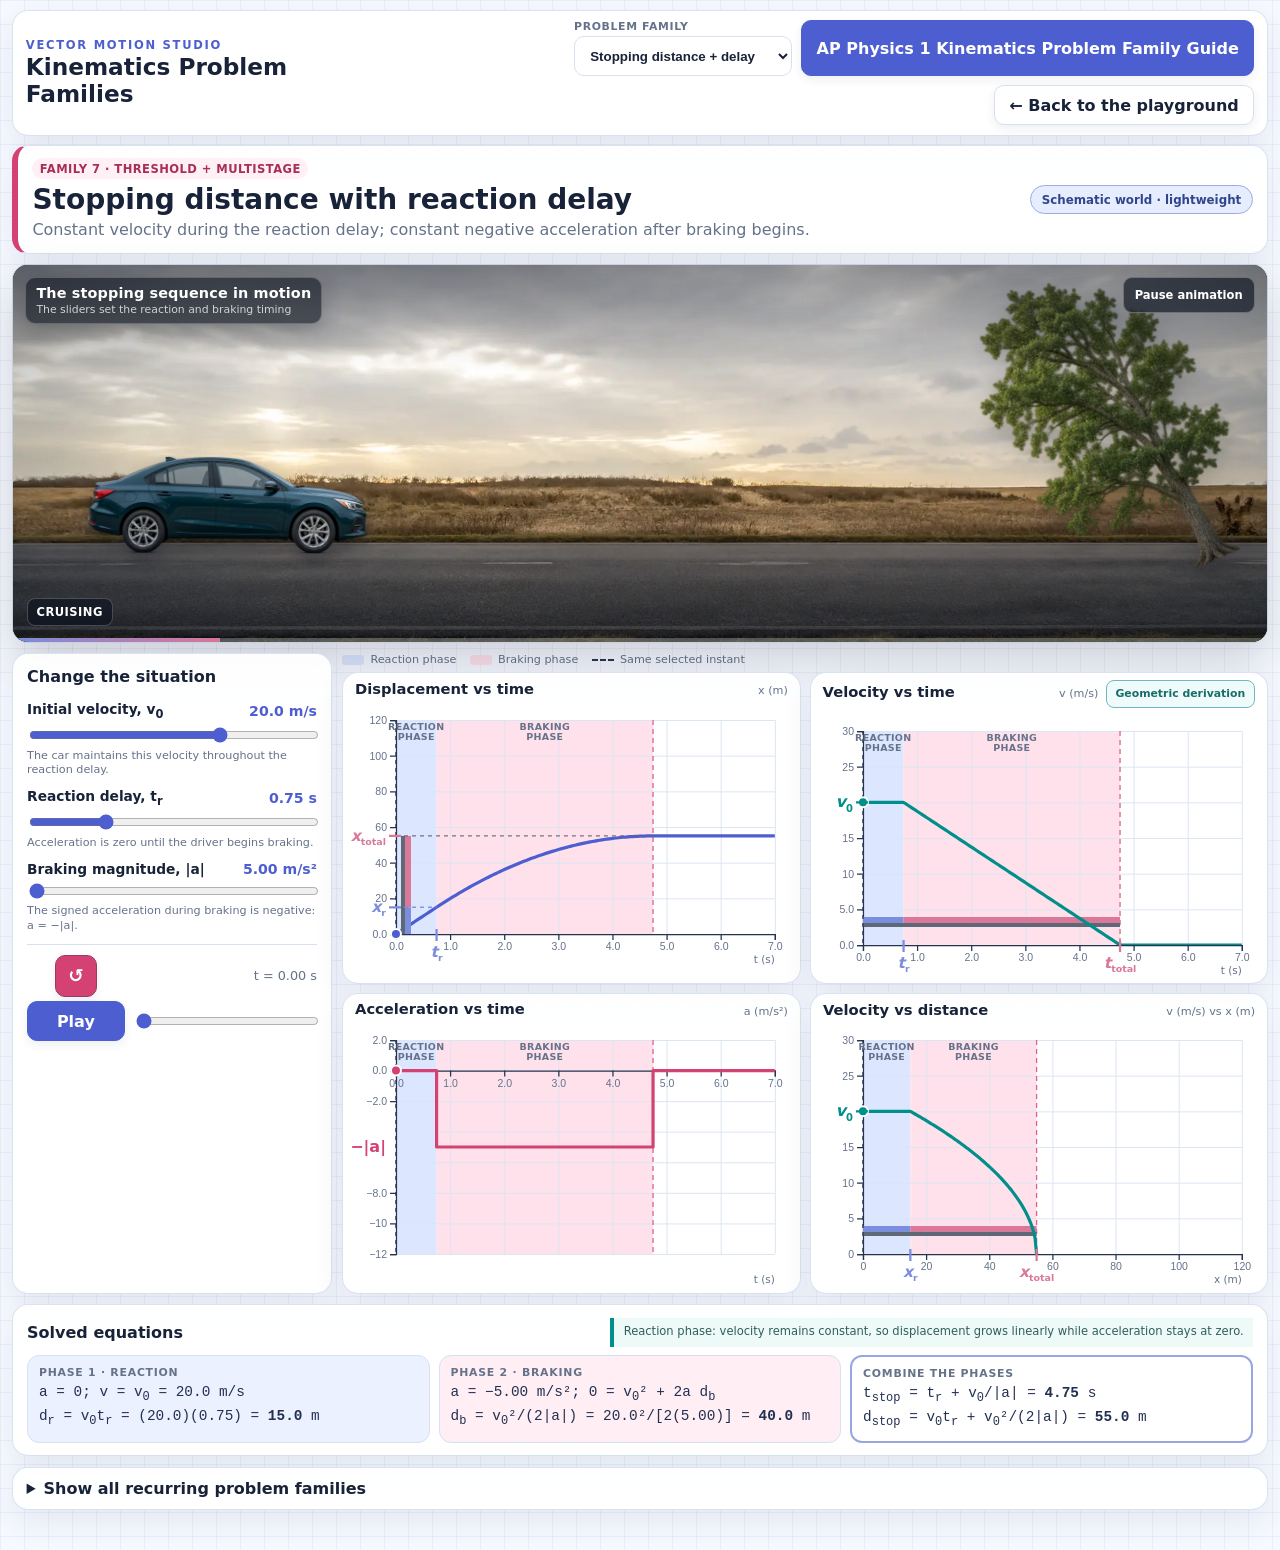
<file: site/problem-families.html>
<!doctype html>
<html lang="en">
<head>
  <meta charset="utf-8" />
  <meta name="viewport" content="width=device-width, initial-scale=1" />
  <meta name="color-scheme" content="light" />
  <meta name="description" content="An interactive AP Physics 1 stopping-distance problem family with synchronized animation, graphs, equations, and geometric derivation." />
  <link rel="icon" href="favicon.svg" />
  <title>Kinematics Problem Families</title>
  <style>
    :root {
      --background: #f6f9ff;
      --foreground: #182238;
      --muted-foreground: #65728a;
      --card: rgba(255, 255, 255, .92);
      --border: #d6e0ee;
      --grid: #dce5f2;
      --primary: #4d5fd0;
      --velocity: #008f8a;
      --acceleration: #d34272;
      --reaction: #dce7ff;
      --reaction-label: #7b8ddd;
      --braking: #ffe1eb;
      --braking-label: #d97899;
      --total-label: #5f6876;
      --shadow: 0 12px 32px rgba(40, 58, 96, .09);
    }

    * { box-sizing: border-box; }
    html { min-width: 320px; background: var(--background); }
    body {
      margin: 0;
      min-height: 100vh;
      color: var(--foreground);
      font-family: ui-sans-serif, system-ui, -apple-system, BlinkMacSystemFont, "Segoe UI", sans-serif;
      background-color: var(--background);
      background-image:
        linear-gradient(rgba(79, 101, 151, .065) 1px, transparent 1px),
        linear-gradient(90deg, rgba(79, 101, 151, .065) 1px, transparent 1px);
      background-size: 24px 24px;
    }

    button, input { font: inherit; }
    button, a { -webkit-tap-highlight-color: transparent; }
    a { color: inherit; }

    .shell {
      width: min(1560px, calc(100% - 24px));
      margin: 0 auto;
      padding: 10px 0 40px;
    }

    .card {
      border: 1px solid color-mix(in srgb, var(--border) 92%, transparent);
      border-radius: 16px;
      background: var(--card);
      box-shadow: var(--shadow);
      backdrop-filter: blur(8px);
    }

    .topbar {
      display: flex;
      align-items: center;
      justify-content: space-between;
      gap: 1rem;
      margin-bottom: .6rem;
      padding: .58rem .8rem;
    }

    .brand { display: grid; gap: .08rem; }
    .kicker {
      color: var(--primary);
      font-size: .72rem;
      font-weight: 850;
      letter-spacing: .15em;
      text-transform: uppercase;
    }
    .brand strong { font-size: clamp(1.1rem, 2vw, 1.45rem); }
    .topbar-actions { display: flex; flex-wrap: wrap; justify-content: flex-end; gap: .55rem; }
    .family-picker { display: grid; gap: .2rem; color: var(--muted-foreground); font-size: .68rem; font-weight: 800; text-transform: uppercase; letter-spacing: .06em; }
    .family-picker select { min-height: 40px; max-width: 19rem; padding: .42rem .7rem; border: 1px solid var(--border); border-radius: 10px; background: #fff; color: var(--foreground); font-weight: 750; text-transform: none; letter-spacing: 0; }
    .btn {
      display: inline-flex;
      min-height: 40px;
      align-items: center;
      justify-content: center;
      padding: .5rem .9rem;
      border: 1px solid var(--border);
      border-radius: 10px;
      background: #fff;
      color: var(--foreground);
      cursor: pointer;
      font-weight: 750;
      text-decoration: none;
      box-shadow: 0 4px 10px rgba(35, 49, 80, .08);
    }
    .btn:hover { filter: brightness(.985); transform: translateY(-1px); }
    .btn:active { transform: translateY(0); }
    .btn-primary { border-color: var(--primary); background: var(--primary); color: #fff; }
    :focus-visible { outline: 3px solid color-mix(in srgb, var(--primary) 28%, transparent); outline-offset: 2px; }

    h1, h2, h3, p { margin-top: 0; }
    h2 { margin-bottom: .35rem; font-size: clamp(1.25rem, 2.4vw, 1.75rem); }
    h3 { margin-bottom: .3rem; font-size: 1rem; }
    p { line-height: 1.5; }
    .module-heading p { margin-bottom: 0; color: var(--muted-foreground); }
    .schematic-badge {
      padding: .42rem .65rem;
      border: 1px solid color-mix(in srgb, var(--primary) 42%, var(--border));
      border-radius: 999px;
      background: color-mix(in srgb, var(--reaction) 74%, white);
      color: #31458a;
      font-size: .74rem;
      font-weight: 800;
      white-space: nowrap;
    }

    .module {
      display: grid;
      gap: .65rem;
    }
    .module-heading {
      display: flex;
      align-items: center;
      justify-content: space-between;
      gap: 1rem;
      padding: .72rem .9rem;
      border-left: 6px solid var(--acceleration);
    }
    .module-heading h2 { margin-bottom: .12rem; }
    .recognition {
      display: inline-flex;
      margin-bottom: .24rem;
      padding: .2rem .46rem;
      border-radius: 999px;
      background: #fff0f5;
      color: #a72f58;
      font-size: .72rem;
      font-weight: 850;
      letter-spacing: .04em;
      text-transform: uppercase;
    }

    .cinematic {
      position: relative;
      overflow: hidden;
      background: #101827;
      color: #fff;
      box-shadow: 0 18px 44px rgba(16, 24, 39, .18);
    }
    .cinematic-head {
      position: absolute;
      z-index: 8;
      top: .72rem;
      left: .78rem;
      right: .78rem;
      display: flex;
      align-items: flex-start;
      justify-content: space-between;
      gap: .8rem;
      pointer-events: none;
    }
    .cinematic-title {
      display: grid;
      gap: .1rem;
      padding: .46rem .62rem;
      border: 1px solid rgba(255, 255, 255, .22);
      border-radius: 10px;
      background: rgba(9, 16, 29, .58);
      box-shadow: 0 8px 20px rgba(0, 0, 0, .2);
      backdrop-filter: blur(8px);
    }
    .cinematic-title strong { font-size: .9rem; letter-spacing: .01em; }
    .cinematic-title span { color: rgba(255, 255, 255, .76); font-size: .68rem; }
    .cinematic-toggle {
      min-height: 36px;
      padding: .42rem .68rem;
      border: 1px solid rgba(255, 255, 255, .28);
      border-radius: 9px;
      background: rgba(9, 16, 29, .64);
      color: #fff;
      cursor: pointer;
      font-size: .72rem;
      font-weight: 800;
      pointer-events: auto;
      backdrop-filter: blur(8px);
    }
    .cinematic-stage {
      position: relative;
      min-height: 238px;
      aspect-ratio: 10 / 3;
      isolation: isolate;
      background: #172238;
    }
    .cinematic-world {
      position: absolute;
      inset: 0;
      overflow: hidden;
      opacity: var(--scene-opacity, 1);
      will-change: opacity;
    }
    .cinematic-road {
      position: absolute;
      inset: 0;
      width: 100%;
      height: 100%;
      object-fit: cover;
      object-position: center;
      transform: scale(1.01);
    }
    .cinematic-tree {
      position: absolute;
      z-index: 3;
      right: -1.5%;
      bottom: 17%;
      width: clamp(180px, 27%, 430px);
      max-height: 92%;
      object-fit: contain;
      object-position: bottom right;
      filter: drop-shadow(0 12px 12px rgba(11, 18, 30, .24));
      transform: rotate(0deg);
      transform-origin: 73% 95%;
      will-change: transform;
    }
    .cinematic-skid {
      position: absolute;
      z-index: 2;
      left: 31%;
      bottom: 19.7%;
      width: 0;
      height: 10px;
      opacity: 0;
      overflow: hidden;
      will-change: width, opacity;
    }
    .cinematic-skid::before,
    .cinematic-skid::after {
      position: absolute;
      left: 0;
      width: 100%;
      height: 2px;
      border-radius: 999px;
      background: linear-gradient(90deg, transparent, rgba(18, 22, 28, .72) 7%, rgba(18, 22, 28, .8));
      content: "";
      filter: blur(.25px);
    }
    .cinematic-skid::before { top: 1px; }
    .cinematic-skid::after { bottom: 1px; }
    .cinematic-car {
      position: absolute;
      z-index: 5;
      left: -25%;
      bottom: 18%;
      width: clamp(150px, 23%, 360px);
      transform: translate3d(0, 0, 0) rotate(0deg);
      transform-origin: 52% 82%;
      will-change: left, transform, filter;
    }
    .cinematic-car img {
      display: block;
      width: 100%;
      height: auto;
      filter: drop-shadow(0 10px 8px rgba(8, 13, 22, .34));
    }
    .cinematic-brake-glow {
      position: absolute;
      left: 6.5%;
      top: 43%;
      width: 11%;
      aspect-ratio: 1.8;
      border-radius: 50%;
      opacity: 0;
      background: radial-gradient(ellipse, rgba(255, 34, 45, .98), rgba(255, 34, 45, .3) 46%, transparent 72%);
      filter: blur(1.5px);
      transition: opacity .12s linear;
    }
    .cinematic-car.is-braking .cinematic-brake-glow { opacity: 1; }
    .cinematic-smoke {
      position: absolute;
      z-index: 4;
      left: 0;
      bottom: 19%;
      width: 12%;
      height: 15%;
      border-radius: 50%;
      opacity: 0;
      background: radial-gradient(ellipse at center, rgba(235, 239, 242, .68), rgba(218, 225, 229, .24) 45%, transparent 72%);
      filter: blur(7px);
      will-change: left, opacity, transform;
    }
    .cinematic-vignette {
      position: absolute;
      z-index: 6;
      inset: 0;
      background:
        linear-gradient(180deg, rgba(5, 10, 19, .2), transparent 28%, transparent 65%, rgba(5, 10, 19, .58)),
        radial-gradient(ellipse at center, transparent 48%, rgba(5, 10, 19, .34) 100%);
      pointer-events: none;
    }
    .cinematic-phase {
      position: absolute;
      z-index: 7;
      left: .85rem;
      bottom: 1rem;
      padding: .36rem .56rem;
      border: 1px solid rgba(255, 255, 255, .22);
      border-radius: 8px;
      background: rgba(9, 16, 29, .6);
      color: #fff;
      font-size: .72rem;
      font-weight: 850;
      letter-spacing: .04em;
      text-transform: uppercase;
      backdrop-filter: blur(7px);
    }
    .cinematic-progress {
      position: absolute;
      z-index: 7;
      left: 0;
      right: 0;
      bottom: 0;
      height: 4px;
      background: rgba(255, 255, 255, .24);
    }
    .cinematic-progress span {
      display: block;
      width: 100%;
      height: 100%;
      background: linear-gradient(90deg, var(--reaction-label), var(--braking-label));
      transform: scaleX(0);
      transform-origin: left;
      will-change: transform;
    }

    .workspace {
      display: grid;
      grid-template-columns: minmax(17rem, 20rem) minmax(0, 1fr);
      gap: .65rem;
      align-items: stretch;
    }
    .controls, .solution { padding: .78rem .88rem; }
    .controls { display: grid; gap: .68rem; align-content: start; }
    .control {
      display: grid;
      grid-template-columns: minmax(0, 1fr) auto;
      gap: .24rem .65rem;
      align-items: center;
    }
    .control label { font-size: .86rem; font-weight: 750; }
    .control output {
      color: var(--primary);
      font-size: .88rem;
      font-weight: 850;
      font-variant-numeric: tabular-nums;
    }
    .control input { grid-column: 1 / -1; width: 100%; accent-color: var(--primary); cursor: pointer; }
    .control-note { grid-column: 1 / -1; color: var(--muted-foreground); font-size: .7rem; line-height: 1.28; }

    .timeline-control {
      display: grid;
      grid-template-columns: 6.1rem minmax(0, 1fr);
      grid-template-rows: auto auto;
      gap: .28rem .6rem;
      padding-top: .62rem;
      border-top: 1px solid var(--border);
    }
    .timeline-reset {
      justify-self: center;
      width: 42px;
      min-height: 42px;
      padding: 2px;
      border-color: color-mix(in srgb, var(--acceleration) 65%, #29314e);
      background: var(--acceleration);
      color: white;
      font-size: 1.15rem;
    }
    .timeline-value { align-self: center; justify-self: end; color: var(--muted-foreground); font-size: .8rem; font-variant-numeric: tabular-nums; }
    .timeline-play { width: 6.1rem; }
    #timeline { width: 100%; min-width: 0; accent-color: var(--primary); }

    .solution { display: grid; gap: .55rem; align-content: start; }
    .solution-heading { display: flex; justify-content: space-between; gap: 1rem; align-items: center; }
    .solution-heading h3 { margin: 0; }
    .solution-heading .insight { max-width: 52rem; }
    .equation-row { display: grid; grid-template-columns: repeat(3, minmax(0, 1fr)); gap: .55rem; }
    .phase {
      min-width: 0;
      padding: .58rem .68rem;
      border-radius: 12px;
      border: 1px solid var(--border);
    }
    .phase-reaction { background: color-mix(in srgb, var(--reaction) 58%, white); }
    .phase-braking { background: color-mix(in srgb, var(--braking) 58%, white); }
    .phase-label {
      display: block;
      margin-bottom: .25rem;
      color: var(--muted-foreground);
      font-size: .68rem;
      font-weight: 850;
      letter-spacing: .07em;
      text-transform: uppercase;
    }
    .equation {
      margin: .12rem 0;
      overflow-wrap: anywhere;
      color: #223051;
      font-family: ui-monospace, SFMono-Regular, Menlo, Consolas, monospace;
      font-size: clamp(.76rem, 1.3vw, .9rem);
      line-height: 1.35;
      font-variant-numeric: tabular-nums;
    }
    .total-equation {
      padding: .58rem .68rem;
      border: 2px solid color-mix(in srgb, var(--primary) 45%, var(--border));
      border-radius: 12px;
      background: #fff;
    }
    .insight {
      margin: 0;
      padding: .42rem .58rem;
      border-left: 4px solid var(--velocity);
      background: #eefaf8;
      color: #315e5b;
      font-size: .72rem;
      line-height: 1.34;
    }

    .graph-column { display: grid; grid-template-rows: auto 1fr; gap: .38rem; min-width: 0; }
    .graph-stack { display: grid; grid-template-columns: repeat(2, minmax(0, 1fr)); gap: .55rem; }
    .graph-card {
      position: relative;
      min-width: 0;
      padding: .42rem .55rem .28rem;
      overflow: hidden;
    }
    .graph-title {
      display: flex;
      justify-content: space-between;
      gap: .75rem;
      align-items: baseline;
      margin: 0 .2rem .05rem;
    }
    .graph-title strong { font-size: .92rem; }
    .graph-title span { color: var(--muted-foreground); font-size: .7rem; }
    .graph-title-actions { display: flex; align-items: center; justify-content: flex-end; gap: .45rem; }
    .graph-derivation-btn {
      min-height: 28px;
      padding: .25rem .55rem;
      border: 1px solid color-mix(in srgb, var(--velocity) 48%, var(--border));
      border-radius: 8px;
      background: color-mix(in srgb, #e8faf8 76%, white);
      color: #176d69;
      cursor: pointer;
      font-size: .68rem;
      font-weight: 850;
      white-space: nowrap;
    }
    .graph-derivation-btn:hover { background: #ddf6f3; }
    .graph { display: block; width: 100%; height: clamp(256px, 30vh, 363px); overflow: visible; }
    .graph text { fill: var(--muted-foreground); font-family: inherit; font-size: 10.5px; }
    .graph .grid line { stroke: var(--grid); stroke-width: 1; }
    .graph .grid path { display: none; }
    .graph .axis path, .graph .axis line { stroke: #26334e; stroke-width: 1.25; }
    .graph .curve { fill: none; stroke-width: 3.2; stroke-linejoin: round; stroke-linecap: round; }
    .graph .cursor { stroke: #283550; stroke-width: 1.35; stroke-dasharray: 4 4; }
    .graph .stop-line { stroke: var(--acceleration); stroke-width: 1.3; stroke-dasharray: 5 4; opacity: .8; }
    .graph .point { stroke: white; stroke-width: 2; }
    .graph .phase-label { font-size: 9.5px; font-weight: 800; letter-spacing: .03em; }
    .graph .symbolic-axis-tick { stroke: var(--velocity); stroke-width: 2.25; }
    .graph .symbolic-axis-label { fill: var(--velocity); font-size: 16px; font-weight: 900; font-style: italic; }
    .graph .symbolic-axis-subscript { font-size: 10px; font-style: normal; }
    .graph .symbolic-acceleration-axis-label { fill: var(--acceleration); font-size: 16px; font-weight: 900; }
    .graph .symbolic-x-axis-tick { stroke-width: 2.25; }
    .graph .symbolic-x-axis-label {
      font-size: 15.5px;
      font-weight: 900;
      font-style: italic;
    }
    .graph .symbolic-x-axis-subscript { font-size: 9.5px; font-style: normal; }
    .graph .phase-span-label { font-size: 12.5px; font-weight: 850; }
    .graph .total-span-label { fill: var(--total-label); }
    .graph .span-label-layer { opacity: 0; pointer-events: none; transition: opacity .12s ease; }
    .graph .stopping-span-hit { fill: transparent; cursor: pointer; pointer-events: all; }
    .graph .stopping-span-interactive:focus-visible .stopping-span-hit {
      stroke: color-mix(in srgb, var(--primary) 64%, white);
      stroke-width: 1.5;
    }
    .graph .distance-guide { fill: none; stroke-width: 1.4; stroke-dasharray: 4 4; opacity: .9; pointer-events: none; }
    .graph .distance-guide-label { font-size: 12.5px; font-weight: 850; pointer-events: none; }

    .legend {
      display: flex;
      flex-wrap: wrap;
      gap: .45rem .85rem;
      align-items: center;
      color: var(--muted-foreground);
      font-size: .7rem;
    }
    .legend-item { display: inline-flex; gap: .38rem; align-items: center; }
    .swatch { width: 22px; height: 10px; border-radius: 3px; }
    .swatch.reaction { background: var(--reaction); }
    .swatch.braking { background: var(--braking); }
    .swatch.cursor { height: 0; border-top: 2px dashed #283550; border-radius: 0; }

    .families { margin-top: .65rem; padding: .7rem .85rem; }
    .families > summary { cursor: pointer; font-weight: 800; }
    .families[open] > summary { margin-bottom: .8rem; }
    .families-header { display: flex; justify-content: space-between; gap: 1rem; align-items: end; margin-bottom: .8rem; }
    .families-header p { margin: 0; color: var(--muted-foreground); font-size: .8rem; }
    .family-grid { display: grid; grid-template-columns: repeat(3, minmax(0, 1fr)); gap: .65rem; }
    .family {
      display: grid;
      grid-template-columns: auto minmax(0, 1fr);
      gap: .55rem;
      align-items: start;
      min-width: 0;
      padding: .72rem .75rem;
      border: 1px solid var(--border);
      border-radius: 12px;
      background: rgba(255, 255, 255, .7);
    }
    .family.active { border: 2px solid var(--primary); background: color-mix(in srgb, var(--reaction) 52%, white); }
    .family-number {
      display: grid;
      width: 1.7rem;
      height: 1.7rem;
      place-items: center;
      border-radius: 50%;
      background: #edf1f8;
      color: #53617b;
      font-size: .72rem;
      font-weight: 850;
    }
    .family.active .family-number { background: var(--primary); color: #fff; }
    .family strong { display: block; margin-bottom: .12rem; font-size: .8rem; }
    .family small { display: block; color: var(--muted-foreground); font-size: .68rem; line-height: 1.35; }

    .guide-dialog {
      width: 100vw;
      max-width: none;
      height: 100vh;
      max-height: none;
      margin: 0;
      padding: clamp(.6rem, 2vw, 1.5rem);
      border: 0;
      background: transparent;
    }
    .guide-dialog::backdrop { background: rgba(19, 29, 50, .58); backdrop-filter: blur(3px); }
    .guide-dialog-card {
      display: grid;
      grid-template-rows: auto minmax(0, 1fr);
      width: min(1240px, 100%);
      height: min(92vh, 980px);
      margin: auto;
      overflow: hidden;
      border: 1px solid var(--border);
      border-radius: 18px;
      background: #fff;
      box-shadow: 0 28px 80px rgba(18, 30, 58, .28);
    }
    .guide-dialog-header {
      display: flex;
      align-items: center;
      justify-content: space-between;
      gap: 1rem;
      padding: .8rem 1rem;
      border-bottom: 1px solid var(--border);
      background: color-mix(in srgb, var(--reaction) 48%, white);
    }
    .guide-dialog-header h2 { margin: 0; font-size: clamp(1.2rem, 2.2vw, 1.7rem); }
    .guide-close { min-width: 42px; padding-inline: .65rem; font-size: 1.25rem; }
    .guide-content { overflow: auto; padding: clamp(.9rem, 2.2vw, 1.6rem); }
    .guide-content h3 { margin: 1.5rem 0 .65rem; color: #293d8f; font-size: 1.2rem; }
    .guide-content h3:first-child { margin-top: 0; }
    .guide-content p, .guide-content li { line-height: 1.52; }
    .guide-content ul, .guide-content ol { padding-left: 1.45rem; }
    .guide-content li + li { margin-top: .42rem; }
    .guide-table-wrap { overflow-x: auto; border: 1px solid var(--border); border-radius: 12px; }
    .guide-table { width: 100%; min-width: 850px; border-collapse: collapse; }
    .guide-table th, .guide-table td { padding: .7rem .75rem; border-bottom: 1px solid var(--border); text-align: left; vertical-align: top; line-height: 1.42; }
    .guide-table th { background: #eef2ff; color: #293d8f; font-size: .82rem; }
    .guide-table td { font-size: .84rem; }
    .guide-table tbody tr:last-child td { border-bottom: 0; }
    .guide-table td:first-child { width: 24%; font-weight: 800; }
    .guide-table td:nth-child(2) { width: 35%; }

    .geometry-dialog {
      position: fixed;
      top: 12px;
      right: 12px;
      bottom: auto;
      left: auto;
      width: min(1040px, calc(100vw - 360px));
      max-width: calc(100vw - 24px);
      height: min(88vh, 860px);
      max-height: calc(100vh - 24px);
      margin: 0;
      padding: 0;
      border: 0;
      background: transparent;
      overflow: visible;
    }
    .geometry-dialog-card {
      display: grid;
      grid-template-rows: auto minmax(0, 1fr);
      width: 100%;
      height: 100%;
      margin: 0;
      overflow: hidden;
      border: 1px solid var(--border);
      border-radius: 18px;
      background: #f8fbff;
      box-shadow: 0 30px 90px rgba(18, 30, 58, .32);
    }
    .geometry-dialog-header {
      display: flex;
      align-items: center;
      justify-content: space-between;
      gap: 1rem;
      padding: .75rem 1rem;
      border-bottom: 1px solid var(--border);
      background: linear-gradient(90deg, color-mix(in srgb, var(--reaction) 62%, white), color-mix(in srgb, var(--braking) 52%, white));
    }
    .geometry-dialog-header h2 { margin: .08rem 0 0; font-size: clamp(1.2rem, 2vw, 1.65rem); }
    .geometry-close { min-width: 42px; padding-inline: .65rem; font-size: 1.25rem; }
    .geometry-content {
      display: grid;
      grid-template-columns: minmax(0, 1.65fr) minmax(19rem, .8fr);
      min-height: 0;
      overflow: hidden;
    }
    .geometry-graph-panel {
      display: grid;
      grid-template-rows: auto minmax(0, 1fr) auto;
      min-width: 0;
      min-height: 0;
      margin: 0;
      padding: .8rem .85rem .65rem;
      border-right: 1px solid var(--border);
      background: #fff;
    }
    .geometry-legend { display: flex; flex-wrap: wrap; gap: .45rem .9rem; color: var(--muted-foreground); font-size: .78rem; }
    .geometry-legend .swatch { width: 26px; }
    .swatch.projected { height: 0; border-top: 2px dashed var(--braking-label); border-radius: 0; }
    .geometry-graph { display: block; width: 100%; height: min(68vh, 690px); min-height: 430px; overflow: visible; }
    .geometry-graph text { fill: #53617b; font-family: inherit; font-size: 12px; }
    .geometry-graph .grid line { stroke: var(--grid); stroke-width: 1; }
    .geometry-graph .grid path { display: none; }
    .geometry-graph .axis path, .geometry-graph .axis line { stroke: #26334e; stroke-width: 1.35; }
    .geometry-graph .actual-velocity { fill: none; stroke: var(--velocity); stroke-width: 4; stroke-linecap: round; stroke-linejoin: round; }
    .geometry-graph .projected-line { fill: none; stroke: var(--braking-label); stroke-width: 2.4; stroke-dasharray: 8 6; }
    .geometry-graph .dimension-line { stroke: var(--braking-label); stroke-width: 2.6; }
    .geometry-graph .dimension-witness { stroke: var(--braking-label); stroke-width: 1.2; stroke-dasharray: 3 3; }
    .geometry-graph .geometry-label { font-size: 13px; font-weight: 850; }
    .geometry-graph .geometry-equation-label { fill: #8e3154; font-size: 13px; font-weight: 800; }
    .geometry-graph-panel figcaption { margin: .15rem .25rem 0; color: var(--muted-foreground); font-size: .78rem; line-height: 1.42; }
    .geometry-equations { display: grid; align-content: start; gap: .65rem; min-height: 0; overflow: auto; padding: .8rem; }
    .geometry-step {
      padding: .68rem .72rem;
      border: 1px solid var(--border);
      border-radius: 12px;
      background: #fff;
    }
    .geometry-step.rectangle { border-left: 5px solid var(--reaction-label); }
    .geometry-step.triangle, .geometry-step.line-equation { border-left: 5px solid var(--braking-label); }
    .geometry-step.total { border-left: 5px solid var(--total-label); }
    .geometry-step h3 { margin: 0 0 .35rem; font-size: .95rem; }
    .geometry-step .equation { font-size: .8rem; line-height: 1.42; }
    .geometry-step-note { margin: .35rem 0 0; color: var(--muted-foreground); font-size: .76rem; line-height: 1.4; }

    @media (max-width: 980px) {
      .workspace { grid-template-columns: 1fr; }
      .controls { grid-template-columns: repeat(2, minmax(0, 1fr)); }
      .controls > h3, .timeline-control { grid-column: 1 / -1; }
      .equation-row { grid-template-columns: 1fr; }
      .family-grid { grid-template-columns: repeat(2, minmax(0, 1fr)); }
      .geometry-dialog {
        top: auto;
        right: 8px;
        bottom: 8px;
        left: 8px;
        width: auto;
        max-width: none;
        height: min(64vh, 680px);
        max-height: calc(100vh - 16px);
      }
      .geometry-content { grid-template-columns: 1fr; overflow: auto; }
      .geometry-dialog-card { overflow: hidden; }
      .geometry-graph-panel { min-height: 560px; border-right: 0; border-bottom: 1px solid var(--border); }
      .geometry-equations { overflow: visible; }
    }

    @media (max-width: 650px) {
      .shell { width: min(100% - 16px, 1420px); padding-top: 8px; }
      .topbar, .module-heading, .families-header, .solution-heading { align-items: stretch; }
      .topbar, .module-heading, .solution-heading { flex-direction: column; }
      .topbar-actions { display: grid; }
      .topbar .btn { width: 100%; }
      .schematic-badge { justify-self: start; }
      .controls, .graph-stack, .family-grid { grid-template-columns: 1fr; }
      .controls > h3, .timeline-control { grid-column: auto; }
      .controls, .solution { padding: .9rem; }
      .graph { height: 288px; }
      .graph-title { align-items: flex-start; }
      .graph-title-actions { flex-direction: column; align-items: flex-end; gap: .2rem; }
      .graph-derivation-btn { white-space: normal; text-align: center; }
      .geometry-dialog { right: 4px; bottom: 4px; left: 4px; height: 62vh; max-height: calc(100vh - 8px); }
      .geometry-dialog-card { border-radius: 12px; }
      .geometry-dialog-header { align-items: flex-start; }
      .geometry-graph-panel { min-height: 500px; padding-inline: .35rem; }
      .geometry-graph { min-height: 410px; }
    }

    @media (prefers-reduced-motion: reduce) {
      .btn { transition: none; }
      .cinematic-car,
      .cinematic-tree,
      .cinematic-smoke,
      .cinematic-progress span { will-change: auto; }
    }
  </style>
</head>
<body>
  <main class="shell">
    <nav class="card topbar" aria-label="Kinematics trainer navigation">
      <div class="brand">
        <span class="kicker">Vector Motion Studio</span>
        <strong>Kinematics Problem Families</strong>
      </div>
      <div class="topbar-actions">
        <label class="family-picker" for="problem-family-select">Problem family<select id="problem-family-select" onchange="window.top.location.href=this.value"><option value="problem-families.html" selected>Stopping distance + delay</option><option value="advanced-families.html?family=two-object">Two-object meeting / chase</option><option value="advanced-families.html?family=vertical">Free fall / vertical motion</option><option value="advanced-families.html?family=projectile">2D projectile motion</option></select></label>
        <button id="family-guide-open" type="button" class="btn btn-primary">AP Physics 1 Kinematics Problem Family Guide</button>
        <a class="btn" href="index.html" target="_top">← Back to the playground</a>
      </div>
    </nav>

    <section class="module" aria-labelledby="module-title">
      <header class="card module-heading">
        <div>
          <span class="recognition">Family 7 · threshold + multistage</span>
          <h2 id="module-title">Stopping distance with reaction delay</h2>
          <p>Constant velocity during the reaction delay; constant negative acceleration after braking begins.</p>
        </div>
        <span class="schematic-badge">Schematic world · lightweight</span>
      </header>

      <section id="stopping-cinematic" class="card cinematic" aria-labelledby="stopping-cinematic-title">
        <div class="cinematic-head">
          <div class="cinematic-title">
            <strong id="stopping-cinematic-title">The stopping sequence in motion</strong>
            <span>The sliders set the reaction and braking timing</span>
          </div>
          <button id="cinematic-toggle" class="cinematic-toggle" type="button" aria-pressed="false">Pause animation</button>
        </div>
        <div class="cinematic-stage" role="img" aria-label="A continuous animation of a car driving along a rural road as a tree falls ahead. The car continues during the reaction delay, then visibly decelerates and skids to a stop just before the trunk.">
          <div id="cinematic-world" class="cinematic-world">
            <img class="cinematic-road" src="themes/stopping-road-background.webp" alt="" aria-hidden="true" />
            <div id="cinematic-skid" class="cinematic-skid" aria-hidden="true"></div>
            <img id="cinematic-tree" class="cinematic-tree" src="themes/stopping-tree-cutout.webp" alt="" aria-hidden="true" />
            <div id="cinematic-smoke" class="cinematic-smoke" aria-hidden="true"></div>
            <div id="cinematic-car" class="cinematic-car" aria-hidden="true">
              <img src="themes/stopping-car-cutout.webp" alt="" />
              <span class="cinematic-brake-glow"></span>
            </div>
          </div>
          <div class="cinematic-vignette" aria-hidden="true"></div>
          <div id="cinematic-phase" class="cinematic-phase" aria-hidden="true">Cruising</div>
          <div class="cinematic-progress" aria-hidden="true"><span id="cinematic-progress-fill"></span></div>
        </div>
      </section>

      <div class="workspace">
        <section class="card controls" aria-labelledby="controls-title">
          <h3 id="controls-title">Change the situation</h3>

          <div class="control">
            <label for="initial-speed">Initial velocity, v<sub>0</sub></label>
            <output id="initial-speed-value" for="initial-speed">20.0 m/s</output>
            <input id="initial-speed" type="range" min="10" max="25" step="0.5" value="20" />
            <span class="control-note">The car maintains this velocity throughout the reaction delay.</span>
          </div>

          <div class="control">
            <label for="reaction-time">Reaction delay, t<sub>r</sub></label>
            <output id="reaction-time-value" for="reaction-time">0.75 s</output>
            <input id="reaction-time" type="range" min="0.5" max="1.5" step="0.05" value="0.75" />
            <span class="control-note">Acceleration is zero until the driver begins braking.</span>
          </div>

          <div class="control">
            <label for="braking-magnitude">Braking magnitude, |a|</label>
            <output id="braking-magnitude-value" for="braking-magnitude">5.0 m/s²</output>
            <input id="braking-magnitude" type="range" min="5" max="10" step="0.25" value="5" />
            <span class="control-note">The signed acceleration during braking is negative: a = −|a|.</span>
          </div>

          <div class="timeline-control" aria-label="Explore the solution timeline">
            <button id="timeline-reset" type="button" class="btn timeline-reset" aria-label="Reset timeline to zero" title="Reset timeline">↺</button>
            <output id="timeline-value" class="timeline-value" for="timeline">t = 0.00 s</output>
            <button id="timeline-play" type="button" class="btn btn-primary timeline-play">Play</button>
            <input id="timeline" type="range" min="0" max="5.35" step="0.01" value="0" aria-label="Current time in the stopping sequence" />
          </div>
        </section>

        <div class="graph-column">
          <div class="legend" aria-label="Graph phase legend">
            <span class="legend-item"><span class="swatch reaction"></span>Reaction phase</span>
            <span class="legend-item"><span class="swatch braking"></span>Braking phase</span>
            <span class="legend-item"><span class="swatch cursor"></span>Same selected instant</span>
          </div>

          <section class="graph-stack" aria-label="Synchronized stopping motion graphs">
            <article class="card graph-card">
              <div class="graph-title"><strong>Displacement vs time</strong><span>x (m)</span></div>
              <svg id="position-graph" class="graph" role="img" aria-label="Displacement versus time during reaction and braking"></svg>
            </article>
            <article class="card graph-card">
              <div class="graph-title">
                <strong>Velocity vs time</strong>
                <div class="graph-title-actions">
                  <span>v (m/s)</span>
                  <button id="geometry-open" type="button" class="graph-derivation-btn">Geometric derivation</button>
                </div>
              </div>
              <svg id="velocity-graph" class="graph" role="img" aria-label="Velocity versus time during reaction and braking"></svg>
            </article>
            <article class="card graph-card">
              <div class="graph-title"><strong>Acceleration vs time</strong><span>a (m/s²)</span></div>
              <svg id="acceleration-graph" class="graph" role="img" aria-label="Acceleration versus time during reaction and braking"></svg>
            </article>
            <article class="card graph-card">
              <div class="graph-title"><strong>Velocity vs distance</strong><span>v (m/s) vs x (m)</span></div>
              <svg id="velocity-distance-graph" class="graph" role="img" aria-label="Velocity versus distance during reaction and braking"></svg>
            </article>
          </section>
        </div>
      </div>

      <section class="card solution" aria-labelledby="solution-title">
        <div class="solution-heading">
          <h3 id="solution-title">Solved equations</h3>
          <p id="insight" class="insight">Reaction delay adds distance without changing the braking time. Initial velocity affects the braking distance quadratically.</p>
        </div>
        <div class="equation-row">
          <article class="phase phase-reaction">
            <span class="phase-label">Phase 1 · reaction</span>
            <div class="equation">a = 0; v = v<sub>0</sub> = <span data-value="v0">20.0</span> m/s</div>
            <div class="equation">d<sub>r</sub> = v<sub>0</sub>t<sub>r</sub> = (<span data-value="v0">20.0</span>)(<span data-value="delay">0.75</span>) = <strong data-value="reaction-distance">15.0</strong> m</div>
          </article>

          <article class="phase phase-braking">
            <span class="phase-label">Phase 2 · braking</span>
            <div class="equation">a = −<span data-value="braking">5.0</span> m/s²; 0 = v<sub>0</sub>² + 2a d<sub>b</sub></div>
            <div class="equation">d<sub>b</sub> = v<sub>0</sub>²/(2|a|) = <span data-value="v0">20.0</span>²/[2(<span data-value="braking">5.0</span>)] = <strong data-value="braking-distance">40.0</strong> m</div>
          </article>

          <div class="total-equation">
            <span class="phase-label">Combine the phases</span>
            <div class="equation">t<sub>stop</sub> = t<sub>r</sub> + v<sub>0</sub>/|a| = <strong data-value="total-time">4.75</strong> s</div>
            <div class="equation">d<sub>stop</sub> = v<sub>0</sub>t<sub>r</sub> + v<sub>0</sub>²/(2|a|) = <strong data-value="total-distance">55.0</strong> m</div>
          </div>
        </div>
      </section>
    </section>

    <details class="card families" aria-labelledby="families-title">
      <summary>Show all recurring problem families</summary>
      <div class="families-header">
        <div>
          <span class="kicker">Interactive roadmap</span>
          <h2 id="families-title">The recurring problem families</h2>
        </div>
        <p>The highlighted family is the first completed interactive model.</p>
      </div>
      <div class="family-grid">
        <article class="family"><span class="family-number">1</span><div><strong>Definitions, averages, and signs</strong><small>Distance vs displacement; average vs instantaneous quantities.</small></div></article>
        <article class="family"><span class="family-number">2</span><div><strong>Constant velocity</strong><small>Linear position change with zero acceleration.</small></div></article>
        <article class="family"><span class="family-number">3</span><div><strong>Constant acceleration with time</strong><small>Find position or velocity after a stated interval.</small></div></article>
        <article class="family"><span class="family-number">4</span><div><strong>Endpoint condition without time</strong><small>Stopping distance or final speed when time is absent.</small></div></article>
        <article class="family"><span class="family-number">5</span><div><strong>Turnaround and return</strong><small>Distinguish v = 0 from returning to the initial position.</small></div></article>
        <article class="family"><span class="family-number">6</span><div><strong>Free fall and vertical launch</strong><small>Constant downward acceleration with several possible endpoints.</small></div></article>
        <article class="family active"><span class="family-number">7</span><div><strong>Threshold and decision problems</strong><small>Minimum, maximum, “just barely,” and stopping-distance decisions.</small></div></article>
        <article class="family"><span class="family-number">8</span><div><strong>Multistage motion</strong><small>Reaction–braking or accelerate–cruise–brake sequences.</small></div></article>
        <article class="family"><span class="family-number">9</span><div><strong>Meeting and chase</strong><small>Two position functions evaluated on the same clock.</small></div></article>
        <article class="family"><span class="family-number">10</span><div><strong>Relative motion</strong><small>Motion as observed from another moving reference frame.</small></div></article>
        <article class="family"><span class="family-number">11</span><div><strong>Two-dimensional projectiles</strong><small>Independent x and y motion connected by one shared time.</small></div></article>
      </div>
    </details>
  </main>

  <dialog id="geometry-dialog" class="geometry-dialog" aria-labelledby="geometry-title">
    <section class="geometry-dialog-card">
      <header class="geometry-dialog-header">
        <div>
          <span class="kicker">Area under the velocity–time curve</span>
          <h2 id="geometry-title">Geometric derivation of stopping distance</h2>
        </div>
        <button id="geometry-close" type="button" class="btn geometry-close" aria-label="Close geometric derivation">×</button>
      </header>

      <div class="geometry-content">
        <figure class="geometry-graph-panel">
          <div class="geometry-legend" aria-label="Geometric derivation legend">
            <span class="legend-item"><span class="swatch reaction"></span>Delay rectangle</span>
            <span class="legend-item"><span class="swatch braking"></span>Braking triangle</span>
            <span class="legend-item"><span class="swatch projected"></span>Braking line projected to the v-axis</span>
          </div>
          <svg id="geometry-velocity-graph" class="geometry-graph" role="img" aria-label="Enlarged velocity versus time graph showing the rectangular and triangular areas that determine stopping distance"></svg>
          <figcaption>The solid velocity line is the car’s actual motion. The dashed segment extends the braking line backward only to reveal its vertical-axis intercept and slope-intercept equation.</figcaption>
        </figure>

        <aside class="geometry-equations" aria-label="Area and line-equation derivation">
          <article class="geometry-step rectangle">
            <h3>1. Delay phase: rectangle</h3>
            <div class="equation">base = t<sub>r</sub> = <span data-geometry-value="delay">0.75</span> s</div>
            <div class="equation">height = v<sub>0</sub> = <span data-geometry-value="v0">20.0</span> m/s</div>
            <div class="equation">x<sub>r</sub> = A<sub>rectangle</sub> = base × height</div>
            <div class="equation">x<sub>r</sub> = v<sub>0</sub>t<sub>r</sub> = (<span data-geometry-value="v0">20.0</span>)(<span data-geometry-value="delay">0.75</span>) = <strong data-geometry-value="reaction-distance">15.0</strong> m</div>
          </article>

          <article class="geometry-step triangle">
            <h3>2. Braking phase: triangle</h3>
            <div class="equation">base = t<sub>b</sub> = t<sub>total</sub> − t<sub>r</sub> = v<sub>0</sub>/|a| = <strong data-geometry-value="braking-time">4.00</strong> s</div>
            <div class="equation">height = v<sub>0</sub> = <span data-geometry-value="v0">20.0</span> m/s</div>
            <div class="equation">x<sub>b</sub> = A<sub>triangle</sub> = ½(base)(height)</div>
            <div class="equation">x<sub>b</sub> = ½(v<sub>0</sub>/|a|)v<sub>0</sub> = v<sub>0</sub>²/(2|a|) = <strong data-geometry-value="braking-distance">40.0</strong> m</div>
          </article>

          <article class="geometry-step line-equation">
            <h3>3. Equation of the braking line</h3>
            <div class="equation">m = Δv/Δt = (0 − v<sub>0</sub>)/(v<sub>0</sub>/|a|) = −|a|</div>
            <div class="equation">v(t) − v<sub>0</sub> = −|a|(t − t<sub>r</sub>)</div>
            <div class="equation"><strong>v(t) = −|a|t + (v<sub>0</sub> + |a|t<sub>r</sub>)</strong></div>
            <div class="equation">t<sub>r</sub> ≤ t ≤ t<sub>total</sub></div>
            <div class="equation">v(t) = −(<span data-geometry-value="braking">5.00</span>)t + <strong data-geometry-value="intercept">23.75</strong></div>
            <div class="equation">v-axis intercept: v(0) = v<sub>0</sub> + |a|t<sub>r</sub> = <strong data-geometry-value="intercept">23.75</strong> m/s</div>
            <p class="geometry-step-note">The dashed projection is not an extra phase of motion. It exposes the intercept of the same straight braking line.</p>
          </article>

          <article class="geometry-step total">
            <h3>4. Add the two areas</h3>
            <div class="equation">x<sub>total</sub> = x<sub>r</sub> + x<sub>b</sub></div>
            <div class="equation">x<sub>total</sub> = v<sub>0</sub>t<sub>r</sub> + v<sub>0</sub>²/(2|a|)</div>
            <div class="equation">x<sub>total</sub> = <span data-geometry-value="reaction-distance">15.0</span> + <span data-geometry-value="braking-distance">40.0</span> = <strong data-geometry-value="total-distance">55.0</strong> m</div>
          </article>
        </aside>
      </div>
    </section>
  </dialog>

  <dialog id="family-guide-dialog" class="guide-dialog" aria-labelledby="family-guide-title">
    <section class="guide-dialog-card">
      <header class="guide-dialog-header">
        <h2 id="family-guide-title">AP Physics 1 Kinematics Problem Family Guide</h2>
        <button id="family-guide-close" type="button" class="btn guide-close" aria-label="Close problem family guide">×</button>
      </header>
      <div class="guide-content">
        <h3>Core kinematics problem families</h3>
        <div class="guide-table-wrap">
          <table class="guide-table">
            <thead><tr><th>Type</th><th>Recognition clues</th><th>Basic approach</th></tr></thead>
            <tbody>
              <tr><td>1. Definitions, averages, and signs</td><td>Distance versus displacement; speed versus velocity; average versus instantaneous; “which direction?”</td><td>Choose a positive direction first. Calculate displacement from x<sub>f</sub>−x<sub>i</sub>; use total path length only for distance.</td></tr>
              <tr><td>2. Constant-velocity motion</td><td>“Constant speed,” a=0, or distance and travel time are given</td><td>Use x<sub>f</sub>=x<sub>i</sub>+vt. The position graph is linear; velocity is constant.</td></tr>
              <tr><td>3. Constant acceleration with time</td><td>a and t are given; asks for position or velocity after a stated interval</td><td>Use v<sub>f</sub>=v<sub>i</sub>+at and/or Δx=v<sub>i</sub>t+½at².</td></tr>
              <tr><td>4. Endpoint condition with no time</td><td>Time is absent; asks for stopping distance, final speed, or speed after a displacement</td><td>Use v<sub>f</sub>²=v<sub>i</sub>²+2aΔx. This is the “eliminate time” family.</td></tr>
              <tr><td>5. Turnaround or return motion</td><td>“Momentarily stops,” “reverses direction,” “returns to its starting point”</td><td>At a turnaround, set v=0. At return to the starting point, set Δx=0. These are different events.</td></tr>
              <tr><td>6. Free fall and vertical launches</td><td>Dropped, thrown upward/downward, maximum height, time to hit the ground</td><td>Treat it as constant acceleration with a<sub>y</sub>=−g if upward is positive. At maximum height, v<sub>y</sub>=0, but a<sub>y</sub>≠0.</td></tr>
              <tr><td>7. Threshold or decision problems</td><td>“Minimum,” “maximum,” “just barely,” “safe,” “before the light changes,” “will it clear?”</td><td>First solve the boundary case using equality—stops exactly at the line, arrives exactly at the deadline—then compare the actual result with that threshold.</td></tr>
              <tr><td>8. Multistage or piecewise motion</td><td>Reaction then braking; accelerate–cruise–brake; delayed start; acceleration changes</td><td>Divide the story into stages. The final x, v, and t of one stage become the initial conditions of the next. Add displacements and elapsed times.</td></tr>
              <tr><td>9. Two-object meeting or chase problems</td><td>Meet, collide, catch, overtake, arrive simultaneously; trains approaching each other</td><td>Write a separate position equation for each object using one coordinate system and one clock. At the event, set x<sub>A</sub>(t)=x<sub>B</sub>(t).</td></tr>
              <tr><td>10. Relative-motion problems</td><td>“As observed from,” “relative to,” a moving platform, one car appearing to move backward</td><td>Use v⃗<sub>A/B</sub>=v⃗<sub>A/G</sub>−v⃗<sub>B/G</sub>. This concerns perceived velocity, not necessarily where two objects meet.</td></tr>
              <tr><td>11. Two-dimensional projectile motion</td><td>Launched horizontally or at an angle; range, height, flight time, landing velocity</td><td>Split into independent axes: a<sub>x</sub>=0 and a<sub>y</sub>=−g. The horizontal and vertical motions share the same time.</td></tr>
            </tbody>
          </table>
        </div>

        <h3>The disguises AP tests use</h3>
        <p>Any one of those physical problem families can appear in several different forms:</p>
        <ul>
          <li><strong>Numerical calculation:</strong> Find a specific time, velocity, or displacement.</li>
          <li><strong>Symbolic derivation:</strong> Produce an expression without substituting numbers.</li>
          <li><strong>Graph translation:</strong> Convert among x(t), v(t), a(t), a motion diagram, and a written description.</li>
          <li><strong>Comparison/scaling:</strong> Predict what happens if speed, acceleration, height, or time is doubled.</li>
          <li><strong>Experimental/data problem:</strong> Determine motion from a table, video, graph, or proposed experiment.</li>
          <li><strong>Claim and justification:</strong> Decide which prediction is correct and explain using signs, slopes, areas, or an equation.</li>
        </ul>
        <p>That last layer matters because the current AP framework expressly emphasizes translating among equations, graphs, diagrams, tables, and verbal descriptions—not merely selecting a kinematic equation. Unit 1 also explicitly includes relative motion and two-dimensional motion. <a href="https://apcentral.collegeboard.org/media/pdf/ap-physics-1-course-and-exam-description.pdf" target="_blank" rel="noopener">Current College Board AP Physics 1 description</a></p>

        <h3>A universal recognition routine</h3>
        <p>Before using an equation, she should write:</p>
        <ol>
          <li><strong>What object or objects are moving?</strong></li>
          <li><strong>Is this one stage or multiple stages?</strong></li>
          <li><strong>What event defines the requested moment?</strong><br />Examples: v=0, x<sub>A</sub>=x<sub>B</sub>, x<sub>f</sub>=x<sub>i</sub>, or the object reaches a boundary.</li>
          <li><strong>Is acceleration constant during this stage?</strong></li>
          <li><strong>Which variable is missing from the problem?</strong><br />Select the equation that does not contain that variable.</li>
          <li><strong>Do the signs and units make physical sense?</strong></li>
        </ol>
      </div>
    </section>
  </dialog>

  <script src="vendor/d3.v7.min.js"></script>
  <script>
    (function () {
      "use strict";

      var guideDialog = document.getElementById("family-guide-dialog");
      var guideOpen = document.getElementById("family-guide-open");
      var guideClose = document.getElementById("family-guide-close");

      guideOpen.addEventListener("click", function () {
        guideDialog.showModal();
      });
      guideClose.addEventListener("click", function () {
        guideDialog.close();
      });
      guideDialog.addEventListener("click", function (event) {
        if (event.target === guideDialog) guideDialog.close();
      });
      guideDialog.addEventListener("close", function () {
        guideOpen.focus();
      });

      var d3lib = window.d3;
      if (!d3lib) return;

      var elements = {
        v0: document.getElementById("initial-speed"),
        delay: document.getElementById("reaction-time"),
        braking: document.getElementById("braking-magnitude"),
        timeline: document.getElementById("timeline"),
        play: document.getElementById("timeline-play"),
        reset: document.getElementById("timeline-reset"),
        positionGraph: document.getElementById("position-graph"),
        velocityGraph: document.getElementById("velocity-graph"),
        accelerationGraph: document.getElementById("acceleration-graph"),
        velocityDistanceGraph: document.getElementById("velocity-distance-graph"),
        geometryGraph: document.getElementById("geometry-velocity-graph"),
        cinematic: document.getElementById("stopping-cinematic"),
        cinematicToggle: document.getElementById("cinematic-toggle"),
        cinematicWorld: document.getElementById("cinematic-world"),
        cinematicCar: document.getElementById("cinematic-car"),
        cinematicTree: document.getElementById("cinematic-tree"),
        cinematicSkid: document.getElementById("cinematic-skid"),
        cinematicSmoke: document.getElementById("cinematic-smoke"),
        cinematicPhase: document.getElementById("cinematic-phase"),
        cinematicProgress: document.getElementById("cinematic-progress-fill")
      };

      var geometryDialog = document.getElementById("geometry-dialog");
      var geometryOpen = document.getElementById("geometry-open");
      var geometryClose = document.getElementById("geometry-close");

      var state = {
        time: 0,
        playing: false,
        lastFrame: null,
        pinnedSpanLabels: { time: false, distance: false, verticalDistance: false }
      };
      var animationId = null;
      var cinematicId = null;
      var cinematicState = {
        running: !window.matchMedia("(prefers-reduced-motion: reduce)").matches,
        startedAt: null,
        elapsedBeforePause: 0
      };

      geometryOpen.addEventListener("click", function () {
        stopAnimation();
        geometryDialog.show();
        updateGeometryText(values());
        requestAnimationFrame(function () {
          drawGeometricDerivation(elements.geometryGraph, values());
        });
      });
      geometryClose.addEventListener("click", function () {
        geometryDialog.close();
      });
      geometryDialog.addEventListener("click", function (event) {
        if (event.target === geometryDialog) geometryDialog.close();
      });
      geometryDialog.addEventListener("close", function () {
        geometryOpen.focus();
      });

      /* These domains describe the full selectable parameter space. They are
         intentionally computed once so moving a slider changes the curves,
         never the horizontal or vertical graph scales. */
      var fixedDomains = {
        time: [0, 7],
        x: [0, 120],
        v: [0, 30],
        a: [-12, 2]
      };

      function values() {
        var v0 = Number(elements.v0.value);
        var delay = Number(elements.delay.value);
        var braking = Number(elements.braking.value);
        var brakingTime = v0 / braking;
        var stopTime = delay + brakingTime;
        var reactionDistance = v0 * delay;
        var brakingDistance = v0 * v0 / (2 * braking);
        var stopDistance = reactionDistance + brakingDistance;
        return {
          v0: v0,
          delay: delay,
          braking: braking,
          brakingTime: brakingTime,
          stopTime: stopTime,
          reactionDistance: reactionDistance,
          brakingDistance: brakingDistance,
          stopDistance: stopDistance,
          displayEnd: fixedDomains.time[1]
        };
      }

      function clamp(value, minimum, maximum) {
        return Math.max(minimum, Math.min(maximum, value));
      }

      function cinematicDurations(model) {
        return {
          preRoll: 1.55,
          reaction: clamp(model.delay * 1.2, .8, 1.9),
          braking: clamp(model.brakingTime * 1.05, 2.1, 4.9),
          hold: 1.8,
          fade: .55
        };
      }

      function setCinematicFrame(elapsed) {
        var model = values();
        var durations = cinematicDurations(model);
        var motionStart = durations.preRoll;
        var brakingStart = motionStart + durations.reaction;
        var stopAt = brakingStart + durations.braking;
        var fadeAt = stopAt + durations.hold;
        var cycle = fadeAt + durations.fade;
        var local = ((elapsed % cycle) + cycle) % cycle;
        var carLeft = -24;
        var phase = "Cruising";
        var braking = false;
        var brakingProgress = 0;
        var treeFall = clamp((local - (motionStart - .45)) / 1.25, 0, 1);
        var opacity = 1;

        if (local < motionStart) {
          carLeft = -24 + 31 * (local / motionStart);
        } else if (local < brakingStart) {
          var reactionProgress = (local - motionStart) / durations.reaction;
          var reactionX = model.v0 * model.delay * reactionProgress;
          carLeft = 7 + 45 * (reactionX / model.stopDistance);
          phase = "Reaction delay · constant velocity";
        } else if (local < stopAt) {
          brakingProgress = (local - brakingStart) / durations.braking;
          var brakingElapsed = brakingProgress * model.brakingTime;
          var brakingX = model.reactionDistance
            + model.v0 * brakingElapsed
            - .5 * model.braking * brakingElapsed * brakingElapsed;
          carLeft = 7 + 45 * (brakingX / model.stopDistance);
          phase = "Braking · velocity decreasing";
          braking = true;
        } else {
          carLeft = 52;
          phase = "Stopped before the tree";
          brakingProgress = 1;
          if (local >= fadeAt) opacity = 1 - (local - fadeAt) / durations.fade;
        }

        var brakingStartLeft = 7 + 45 * (model.reactionDistance / model.stopDistance);
        var pitch = braking ? 1.35 * Math.sin(Math.PI * Math.min(1, brakingProgress * 1.35)) : 0;
        var smokeStrength = braking ? Math.sin(Math.PI * brakingProgress) : 0;
        var skidWidth = Math.max(0, carLeft - brakingStartLeft + 2.5);

        elements.cinematicCar.style.left = carLeft + "%";
        elements.cinematicCar.style.transform = "translate3d(0,0,0) rotate(" + pitch.toFixed(2) + "deg)";
        elements.cinematicCar.classList.toggle("is-braking", braking);
        elements.cinematicTree.style.transform = "rotate(" + (-78 * treeFall).toFixed(2) + "deg)";
        elements.cinematicSkid.style.left = (brakingStartLeft + 3) + "%";
        elements.cinematicSkid.style.width = skidWidth + "%";
        elements.cinematicSkid.style.opacity = brakingProgress > .04 ? String(clamp(brakingProgress * 1.4, 0, .9)) : "0";
        elements.cinematicSmoke.style.left = (carLeft - 1.5) + "%";
        elements.cinematicSmoke.style.opacity = String((smokeStrength * .72).toFixed(3));
        elements.cinematicSmoke.style.transform = "translate3d(" + (-brakingProgress * 24).toFixed(1) + "%,0,0) scale(" + (1 + brakingProgress * .5).toFixed(2) + ")";
        elements.cinematicWorld.style.setProperty("--scene-opacity", String(clamp(opacity, 0, 1)));
        elements.cinematicPhase.textContent = phase;
        elements.cinematicProgress.style.transform = "scaleX(" + (local / cycle).toFixed(4) + ")";
      }

      function cinematicStep(timestamp) {
        if (!cinematicState.running) return;
        if (cinematicState.startedAt === null) cinematicState.startedAt = timestamp - cinematicState.elapsedBeforePause * 1000;
        var elapsed = (timestamp - cinematicState.startedAt) / 1000;
        cinematicState.elapsedBeforePause = elapsed;
        setCinematicFrame(elapsed);
        cinematicId = requestAnimationFrame(cinematicStep);
      }

      function restartCinematic() {
        cinematicState.startedAt = null;
        cinematicState.elapsedBeforePause = 0;
        setCinematicFrame(0);
      }

      function showCinematicStopped() {
        var durations = cinematicDurations(values());
        var stoppedAt = durations.preRoll + durations.reaction + durations.braking + .25;
        cinematicState.startedAt = null;
        cinematicState.elapsedBeforePause = stoppedAt;
        setCinematicFrame(stoppedAt);
      }

      function setCinematicRunning(running) {
        cinematicState.running = running;
        elements.cinematicToggle.setAttribute("aria-pressed", running ? "false" : "true");
        elements.cinematicToggle.textContent = running ? "Pause animation" : "Resume animation";
        if (running) {
          if (cinematicId !== null) cancelAnimationFrame(cinematicId);
          cinematicState.startedAt = null;
          cinematicId = requestAnimationFrame(cinematicStep);
        } else if (cinematicId !== null) {
          cancelAnimationFrame(cinematicId);
          cinematicId = null;
        }
      }

      function motionAt(time, model) {
        if (time <= model.delay) {
          return { x: model.v0 * time, v: model.v0, a: 0, phase: "reaction" };
        }
        if (time < model.stopTime) {
          var brakingElapsed = time - model.delay;
          return {
            x: model.reactionDistance + model.v0 * brakingElapsed - .5 * model.braking * brakingElapsed * brakingElapsed,
            v: Math.max(0, model.v0 - model.braking * brakingElapsed),
            a: -model.braking,
            phase: "braking"
          };
        }
        return { x: model.stopDistance, v: 0, a: 0, phase: "stopped" };
      }

      function fixed(value, digits) {
        return Number(value).toFixed(digits).replace("-", "−");
      }

      function setAll(name, value) {
        document.querySelectorAll('[data-value="' + name + '"]').forEach(function (node) {
          node.textContent = value;
        });
      }

      function setAllGeometry(name, value) {
        document.querySelectorAll('[data-geometry-value="' + name + '"]').forEach(function (node) {
          node.textContent = value;
        });
      }

      function updateGeometryText(model) {
        var intercept = model.v0 + model.braking * model.delay;
        setAllGeometry("v0", fixed(model.v0, 1));
        setAllGeometry("delay", fixed(model.delay, 2));
        setAllGeometry("braking", fixed(model.braking, 2));
        setAllGeometry("braking-time", fixed(model.brakingTime, 2));
        setAllGeometry("reaction-distance", fixed(model.reactionDistance, 1));
        setAllGeometry("braking-distance", fixed(model.brakingDistance, 1));
        setAllGeometry("total-distance", fixed(model.stopDistance, 1));
        setAllGeometry("intercept", fixed(intercept, 2));
      }

      function updateText(model) {
        document.getElementById("initial-speed-value").textContent = fixed(model.v0, 1) + " m/s";
        document.getElementById("reaction-time-value").textContent = fixed(model.delay, 2) + " s";
        document.getElementById("braking-magnitude-value").textContent = fixed(model.braking, 2) + " m/s²";
        document.getElementById("timeline-value").textContent = "t = " + fixed(state.time, 2) + " s";

        setAll("v0", fixed(model.v0, 1));
        setAll("delay", fixed(model.delay, 2));
        setAll("braking", fixed(model.braking, 2));
        setAll("reaction-distance", fixed(model.reactionDistance, 1));
        setAll("braking-distance", fixed(model.brakingDistance, 1));
        setAll("total-time", fixed(model.stopTime, 2));
        setAll("total-distance", fixed(model.stopDistance, 1));

        var current = motionAt(state.time, model);
        var insight = current.phase === "reaction"
          ? "Reaction phase: velocity remains constant, so displacement grows linearly while acceleration stays at zero."
          : current.phase === "braking"
            ? "Braking phase: negative acceleration makes velocity decrease linearly while the displacement graph bends toward a horizontal slope."
            : "Stopped: velocity and acceleration are zero, and displacement remains fixed at the total stopping distance.";
        document.getElementById("insight").textContent = insight;
        updateGeometryText(model);
      }

      function samples(model) {
        return d3lib.range(161).map(function (index) {
          var time = model.displayEnd * index / 160;
          var motion = motionAt(time, model);
          return { t: time, x: motion.x, v: motion.v, a: motion.a };
        });
      }

      function distanceSamples(model) {
        var reaction = d3lib.range(31).map(function (index) {
          return { x: model.reactionDistance * index / 30, v: model.v0 };
        });
        var braking = d3lib.range(1, 82).map(function (index) {
          var brakingDistance = model.brakingDistance * index / 81;
          return {
            x: model.reactionDistance + brakingDistance,
            v: Math.sqrt(Math.max(0, model.v0 * model.v0 - 2 * model.braking * brakingDistance))
          };
        });
        return reaction.concat(braking);
      }

      function clearSvg(svg, width, height) {
        while (svg.firstChild) svg.removeChild(svg.firstChild);
        svg.setAttribute("viewBox", "0 0 " + width + " " + height);
        svg.setAttribute("preserveAspectRatio", "none");
      }

      function graphWidth(svg) {
        return Math.max(300, Math.round(svg.getBoundingClientRect().width || 900));
      }

      function graphHeight(svg) {
        return Math.max(256, Math.round(svg.getBoundingClientRect().height || 300));
      }

      function appendSymbolicXAxisMarker(selection, axisX, axisY, baseSymbol, subscript, color) {
        selection.append("line")
          .attr("class", "symbolic-x-axis-tick")
          .style("stroke", color)
          .attr("x1", axisX).attr("x2", axisX)
          .attr("y1", axisY - 5).attr("y2", axisY + 7);

        var label = selection.append("text")
          .attr("class", "symbolic-x-axis-label")
          .style("fill", color)
          .attr("x", axisX).attr("y", axisY + 19)
          .attr("text-anchor", "middle").attr("dominant-baseline", "middle");
        label.append("tspan").text(baseSymbol);
        label.append("tspan")
          .attr("class", "symbolic-x-axis-subscript")
          .attr("baseline-shift", "sub")
          .text(subscript);
      }

      function attachSpanLabelInteraction(group, labelLayer, key, accessibleLabel) {
        var pinned = Boolean(state.pinnedSpanLabels[key]);
        var suppressHoverUntilLeave = false;

        group
          .attr("class", "stopping-span-interactive")
          .attr("tabindex", 0)
          .attr("focusable", "true")
          .attr("role", "button")
          .attr("aria-label", accessibleLabel)
          .attr("aria-pressed", pinned ? "true" : "false");
        labelLayer.style("opacity", pinned ? 1 : 0);

        function showLabels() {
          if (!suppressHoverUntilLeave) labelLayer.style("opacity", 1);
        }

        function hideLabels() {
          if (!state.pinnedSpanLabels[key]) labelLayer.style("opacity", 0);
        }

        function toggleLabels(event) {
          if (event) {
            event.preventDefault();
            event.stopPropagation();
          }
          state.pinnedSpanLabels[key] = !state.pinnedSpanLabels[key];
          var isPinned = state.pinnedSpanLabels[key];
          group.attr("aria-pressed", isPinned ? "true" : "false");
          suppressHoverUntilLeave = !isPinned;
          labelLayer.style("opacity", isPinned ? 1 : 0);
        }

        group
          .on("mouseenter", showLabels)
          .on("mouseleave", function () {
            suppressHoverUntilLeave = false;
            hideLabels();
          })
          .on("focus", showLabels)
          .on("blur", hideLabels)
          .on("click", toggleLabels)
          .on("keydown", function (event) {
            if (event.key === "Enter" || event.key === " ") toggleLabels(event);
          });
      }

      function appendStoppingSpanBar(selection, startX, splitX, endX, axisY, delayLabel, brakingLabel, totalLabel, interactionKey) {
        var barThickness = 10;
        var phaseThickness = 6;
        var totalThickness = 4;
        var barTop = axisY - 28;
        var group = selection.append("g");

        group.append("rect")
          .attr("class", "stopping-span-total")
          .attr("x", startX).attr("y", barTop + phaseThickness)
          .attr("width", Math.max(0, endX - startX)).attr("height", totalThickness)
          .attr("fill", "var(--total-label)");
        group.append("rect")
          .attr("class", "stopping-span-delay")
          .attr("x", startX).attr("y", barTop)
          .attr("width", Math.max(0, splitX - startX)).attr("height", phaseThickness)
          .attr("fill", "var(--reaction-label)");
        group.append("rect")
          .attr("class", "stopping-span-braking")
          .attr("x", splitX).attr("y", barTop)
          .attr("width", Math.max(0, endX - splitX)).attr("height", phaseThickness)
          .attr("fill", "var(--braking-label)");

        var labelLayer = group.append("g").attr("class", "span-label-layer");
        var labelY = barTop - 6;
        var delayText = labelLayer.append("text")
          .attr("class", "phase-span-label")
          .style("fill", "var(--reaction-label)")
          .attr("x", (startX + splitX) / 2).attr("y", labelY)
          .attr("text-anchor", "middle")
          .text(delayLabel);
        var brakingText = labelLayer.append("text")
          .attr("class", "phase-span-label")
          .style("fill", "var(--braking-label)")
          .attr("x", (splitX + endX) / 2).attr("y", labelY)
          .attr("text-anchor", "middle")
          .text(brakingLabel);

        var delayWidth = delayText.node().getComputedTextLength() || delayLabel.length * 7;
        var brakingWidth = brakingText.node().getComputedTextLength() || brakingLabel.length * 7;
        var delayRight = (startX + splitX) / 2 + delayWidth / 2;
        var brakingLeft = (splitX + endX) / 2 - brakingWidth / 2;
        if (delayRight + 8 > brakingLeft) delayText.attr("y", labelY - 15);

        labelLayer.append("text")
          .attr("class", "phase-span-label total-span-label")
          .style("fill", "var(--total-label)")
          .attr("x", (startX + endX) / 2).attr("y", barTop + barThickness + 13)
          .attr("text-anchor", "middle")
          .text(totalLabel);

        group.append("rect")
          .attr("class", "stopping-span-hit")
          .attr("x", startX).attr("y", barTop - 6)
          .attr("width", Math.max(1, endX - startX)).attr("height", barThickness + 12);
        attachSpanLabelInteraction(
          group, labelLayer, interactionKey,
          "Show " + delayLabel + ", " + brakingLabel + ", and " + totalLabel + " labels. Click to keep them visible."
        );
      }

      function appendInitialVelocityMarker(selection, axisX, markerY) {
        selection.append("line")
          .attr("class", "symbolic-axis-tick")
          .attr("x1", axisX - 7).attr("x2", axisX + 5)
          .attr("y1", markerY).attr("y2", markerY);
        var symbolicVelocity = selection.append("text")
          .attr("class", "symbolic-axis-label")
          .attr("x", axisX - 10).attr("y", markerY + 1)
          .attr("text-anchor", "end").attr("dominant-baseline", "middle");
        symbolicVelocity.append("tspan").text("v");
        symbolicVelocity.append("tspan")
          .attr("class", "symbolic-axis-subscript")
          .attr("baseline-shift", "sub")
          .text("0");
      }

      function appendBrakingAccelerationMarker(selection, axisX, markerY) {
        selection.append("text")
          .attr("class", "symbolic-acceleration-axis-label")
          .attr("x", axisX - 10).attr("y", markerY + 1)
          .attr("text-anchor", "end").attr("dominant-baseline", "middle")
          .text("−|a|");
      }

      function appendSymbolicYAxisMarker(selection, axisX, markerY, baseSymbol, subscript, color, side) {
        selection.append("line")
          .attr("class", "symbolic-x-axis-tick")
          .style("stroke", color)
          .attr("x1", axisX - 7).attr("x2", axisX + 5)
          .attr("y1", markerY).attr("y2", markerY);
        var onRight = side === "right";
        var label = selection.append("text")
          .attr("class", "symbolic-x-axis-label")
          .style("fill", color)
          .attr("x", axisX + (onRight ? 18 : -10)).attr("y", markerY + 1)
          .attr("text-anchor", onRight ? "start" : "end")
          .attr("dominant-baseline", "middle");
        label.append("tspan").text(baseSymbol);
        label.append("tspan")
          .attr("class", "symbolic-x-axis-subscript")
          .attr("baseline-shift", "sub")
          .text(subscript);
      }

      function appendVerticalStoppingDistanceBar(selection, axisX, zeroY, reactionY, totalY, reactionPointX, totalPointX) {
        var barLeft = axisX + 5;
        var group = selection.append("g");
        group.append("rect")
          .attr("class", "vertical-span-total")
          .attr("x", barLeft).attr("y", totalY)
          .attr("width", 4).attr("height", Math.max(0, zeroY - totalY))
          .attr("fill", "var(--total-label)");
        group.append("rect")
          .attr("class", "vertical-span-delay")
          .attr("x", barLeft + 4).attr("y", reactionY)
          .attr("width", 6).attr("height", Math.max(0, zeroY - reactionY))
          .attr("fill", "var(--reaction-label)");
        group.append("rect")
          .attr("class", "vertical-span-braking")
          .attr("x", barLeft + 4).attr("y", totalY)
          .attr("width", 6).attr("height", Math.max(0, reactionY - totalY))
          .attr("fill", "var(--braking-label)");

        group.append("line")
          .attr("class", "distance-guide")
          .style("stroke", "var(--reaction-label)")
          .attr("x1", axisX).attr("x2", reactionPointX)
          .attr("y1", reactionY).attr("y2", reactionY);
        group.append("line")
          .attr("class", "distance-guide")
          .style("stroke", "var(--total-label)")
          .attr("x1", axisX).attr("x2", totalPointX)
          .attr("y1", totalY).attr("y2", totalY);

        var labelLayer = group.append("g").attr("class", "span-label-layer");
        labelLayer.append("text")
          .attr("class", "distance-guide-label")
          .style("fill", "var(--reaction-label)")
          .attr("x", reactionPointX + 6).attr("y", reactionY - 7)
          .attr("text-anchor", "start")
          .text("delay distance");
        labelLayer.append("text")
          .attr("class", "distance-guide-label")
          .style("fill", "var(--braking-label)")
          .attr("x", barLeft + 13).attr("y", (reactionY + totalY) / 2)
          .attr("text-anchor", "start").attr("dominant-baseline", "middle")
          .text("braking distance");
        labelLayer.append("text")
          .attr("class", "distance-guide-label")
          .style("fill", "var(--total-label)")
          .attr("x", totalPointX - 6).attr("y", totalY - 7)
          .attr("text-anchor", "end")
          .text("total distance");

        group.append("rect")
          .attr("class", "stopping-span-hit")
          .attr("x", barLeft - 5).attr("y", totalY)
          .attr("width", 20).attr("height", Math.max(1, zeroY - totalY));
        attachSpanLabelInteraction(
          group, labelLayer, "verticalDistance",
          "Show delay distance, braking distance, and total distance labels. Click to keep them visible."
        );
      }

      function appendPhaseHeading(selection, centerX, topY, phaseName) {
        var heading = selection.append("text")
          .attr("class", "phase-label")
          .attr("x", centerX).attr("y", topY)
          .attr("text-anchor", "middle");
        heading.append("tspan").attr("x", centerX).text(phaseName);
        heading.append("tspan").attr("x", centerX).attr("dy", "1.05em").text("PHASE");
      }

      function appendTwoLineGeometryLabel(selection, centerX, centerY, firstLine, secondLine, color) {
        var label = selection.append("text")
          .attr("class", "geometry-label")
          .style("fill", color)
          .attr("x", centerX).attr("y", centerY - 7)
          .attr("text-anchor", "middle");
        label.append("tspan").attr("x", centerX).text(firstLine);
        label.append("tspan").attr("x", centerX).attr("dy", "1.2em").text(secondLine);
      }

      function drawGeometricDerivation(svg, model) {
        var measuredWidth = Math.round(svg.getBoundingClientRect().width || 980);
        var measuredHeight = Math.round(svg.getBoundingClientRect().height || 620);
        var width = Math.max(340, measuredWidth);
        var height = Math.max(430, measuredHeight);
        var margin = { left: 72, right: 24, top: 34, bottom: 86 };
        var plotWidth = width - margin.left - margin.right;
        var plotHeight = height - margin.top - margin.bottom;
        var intercept = model.v0 + model.braking * model.delay;
        clearSvg(svg, width, height);

        var selection = d3lib.select(svg);
        var x = d3lib.scaleLinear().domain(fixedDomains.time).range([margin.left, width - margin.right]);
        var y = d3lib.scaleLinear().domain([0, 45]).range([height - margin.bottom, margin.top]);
        var axisY = y(0);

        var defs = selection.append("defs");
        defs.append("marker")
          .attr("id", "geometry-dimension-arrow")
          .attr("viewBox", "0 -5 10 10")
          .attr("refX", 5).attr("refY", 0)
          .attr("markerWidth", 7).attr("markerHeight", 7)
          .attr("orient", "auto-start-reverse")
          .append("path")
          .attr("d", "M 0,-4 L 9,0 L 0,4 z")
          .attr("fill", "var(--braking-label)");

        selection.append("rect")
          .attr("x", x(0)).attr("y", y(model.v0))
          .attr("width", Math.max(0, x(model.delay) - x(0)))
          .attr("height", Math.max(0, axisY - y(model.v0)))
          .attr("fill", "var(--reaction-label)").attr("opacity", .42);
        selection.append("path")
          .attr("d", "M" + x(model.delay) + "," + axisY
            + "L" + x(model.delay) + "," + y(model.v0)
            + "L" + x(model.stopTime) + "," + axisY + "Z")
          .attr("fill", "var(--braking-label)").attr("opacity", .34);

        selection.append("g")
          .attr("class", "grid")
          .attr("transform", "translate(0," + axisY + ")")
          .call(d3lib.axisBottom(x).ticks(7).tickSize(-plotHeight).tickFormat(""));
        selection.append("g")
          .attr("class", "grid")
          .attr("transform", "translate(" + margin.left + ",0)")
          .call(d3lib.axisLeft(y).ticks(6).tickSize(-plotWidth).tickFormat(""));
        selection.append("g")
          .attr("class", "axis")
          .attr("transform", "translate(0," + axisY + ")")
          .call(d3lib.axisBottom(x).ticks(7).tickFormat(function (tick) { return fixed(tick, 0); }));
        selection.append("g")
          .attr("class", "axis")
          .attr("transform", "translate(" + margin.left + ",0)")
          .call(d3lib.axisLeft(y).ticks(6).tickFormat(function (tick) { return fixed(tick, 0); }));

        selection.append("path")
          .attr("class", "projected-line")
          .attr("d", "M" + x(0) + "," + y(intercept) + "L" + x(model.delay) + "," + y(model.v0));
        selection.append("path")
          .attr("class", "actual-velocity")
          .attr("d", "M" + x(0) + "," + y(model.v0)
            + "L" + x(model.delay) + "," + y(model.v0)
            + "L" + x(model.stopTime) + "," + axisY);

        selection.append("line")
          .attr("x1", margin.left - 7).attr("x2", margin.left + 6)
          .attr("y1", y(model.v0)).attr("y2", y(model.v0))
          .attr("stroke", "var(--velocity)").attr("stroke-width", 2.4);
        selection.append("text")
          .attr("class", "geometry-label")
          .style("fill", "var(--velocity)")
          .attr("x", margin.left - 11).attr("y", y(model.v0) + 4)
          .attr("text-anchor", "end").text("v₀");

        selection.append("circle")
          .attr("cx", x(0)).attr("cy", y(intercept)).attr("r", 4.5)
          .attr("fill", "var(--braking-label)");
        selection.append("text")
          .attr("class", "geometry-label")
          .style("fill", "var(--braking-label)")
          .attr("x", x(0) + 9).attr("y", y(intercept) - 9)
          .text("v(0) = v₀ + |a|tᵣ = " + fixed(intercept, 2) + " m/s");

        appendTwoLineGeometryLabel(
          selection,
          (x(0) + x(model.delay)) / 2,
          (y(model.v0) + axisY) / 2,
          "delay rectangle",
          "A = v₀tᵣ",
          "var(--reaction-label)"
        );
        appendTwoLineGeometryLabel(
          selection,
          (x(model.delay) + x(model.delay) + x(model.stopTime)) / 3,
          (axisY + y(model.v0) + axisY) / 3,
          "braking triangle",
          "A = ½(v₀/|a|)v₀",
          "var(--braking-label)"
        );

        var equationX = width - margin.right - 8;
        var equationLabel = selection.append("text")
          .attr("class", "geometry-equation-label")
          .attr("x", equationX).attr("y", margin.top + 17)
          .attr("text-anchor", "end");
        equationLabel.append("tspan")
          .attr("x", equationX)
          .text("v(t) = −|a|t + (v₀ + |a|tᵣ)");
        equationLabel.append("tspan")
          .attr("x", equationX).attr("dy", "1.35em")
          .text("v(t) = −" + fixed(model.braking, 2) + "t + " + fixed(intercept, 2));

        var baseY = axisY + 34;
        selection.append("line")
          .attr("class", "dimension-witness")
          .attr("x1", x(model.delay)).attr("x2", x(model.delay))
          .attr("y1", axisY + 3).attr("y2", baseY + 6);
        selection.append("line")
          .attr("class", "dimension-witness")
          .attr("x1", x(model.stopTime)).attr("x2", x(model.stopTime))
          .attr("y1", axisY + 3).attr("y2", baseY + 6);
        selection.append("line")
          .attr("class", "dimension-line")
          .attr("x1", x(model.delay) + 5).attr("x2", x(model.stopTime) - 5)
          .attr("y1", baseY).attr("y2", baseY)
          .attr("marker-start", "url(#geometry-dimension-arrow)")
          .attr("marker-end", "url(#geometry-dimension-arrow)");
        selection.append("text")
          .attr("class", "geometry-label")
          .style("fill", "var(--braking-label)")
          .attr("x", (x(model.delay) + x(model.stopTime)) / 2).attr("y", baseY + 22)
          .attr("text-anchor", "middle")
          .text("base = braking time = v₀/|a| = " + fixed(model.brakingTime, 2) + " s");

        selection.append("text")
          .attr("class", "geometry-label")
          .style("fill", "var(--reaction-label)")
          .attr("x", x(model.delay)).attr("y", axisY + 19)
          .attr("text-anchor", "middle").text("tᵣ");
        selection.append("text")
          .attr("class", "geometry-label")
          .style("fill", "var(--braking-label)")
          .attr("x", x(model.stopTime)).attr("y", axisY + 19)
          .attr("text-anchor", "middle").text("tₜₒₜₐₗ");
        selection.append("text")
          .attr("x", margin.left - 52).attr("y", margin.top - 10)
          .attr("text-anchor", "start").text("v (m/s)");
        selection.append("text")
          .attr("x", width - margin.right).attr("y", height - 9)
          .attr("text-anchor", "end").text("t (s)");
      }

      function drawGraph(svg, model, data, options) {
        var width = graphWidth(svg);
        var height = graphHeight(svg);
        var margin = { left: 44, right: 16, top: 22, bottom: 34 };
        var plotWidth = width - margin.left - margin.right;
        var plotHeight = height - margin.top - margin.bottom;
        clearSvg(svg, width, height);

        var selection = d3lib.select(svg);
        var x = d3lib.scaleLinear().domain(fixedDomains.time).range([margin.left, width - margin.right]);
        var y = d3lib.scaleLinear().domain(fixedDomains[options.key]).range([height - margin.bottom, margin.top]);
        var xTicks = x.ticks(6);
        var yTicks = y.ticks(5);
        var hasReactionTimeMarker = options.key === "x" || options.key === "v";
        var hasTotalTimeMarker = options.key === "v";
        var labeledXTicks = xTicks.filter(function (tick) {
          var clearsReactionMarker = !hasReactionTimeMarker || Math.abs(tick - model.delay) > .18;
          var clearsTotalMarker = !hasTotalTimeMarker || Math.abs(tick - model.stopTime) > .18;
          return clearsReactionMarker && clearsTotalMarker;
        });
        var labeledYTicks = yTicks;
        if (options.key === "v") {
          labeledYTicks = yTicks.filter(function (tick) { return Math.abs(tick - model.v0) > 1.5; });
        } else if (options.key === "a") {
          labeledYTicks = yTicks.filter(function (tick) { return Math.abs(tick + model.braking) > 1; });
        } else if (options.key === "x") {
          labeledYTicks = yTicks.filter(function (tick) {
            return Math.abs(tick - model.reactionDistance) > 4
              && Math.abs(tick - model.stopDistance) > 4;
          });
        }

        selection.append("rect")
          .attr("x", x(0)).attr("y", margin.top)
          .attr("width", Math.max(0, x(model.delay) - x(0))).attr("height", plotHeight)
          .attr("fill", "var(--reaction)");
        selection.append("rect")
          .attr("x", x(model.delay)).attr("y", margin.top)
          .attr("width", Math.max(0, x(model.stopTime) - x(model.delay))).attr("height", plotHeight)
          .attr("fill", "var(--braking)");

        selection.append("g")
          .attr("class", "grid")
          .attr("transform", "translate(0," + (height - margin.bottom) + ")")
          .call(d3lib.axisBottom(x).tickValues(xTicks).tickSize(-plotHeight).tickFormat(""));
        selection.append("g")
          .attr("class", "grid")
          .attr("transform", "translate(" + margin.left + ",0)")
          .call(d3lib.axisLeft(y).tickValues(yTicks).tickSize(-plotWidth).tickFormat(""));

        var zeroY = y(0);
        selection.append("g")
          .attr("class", "axis axis-x")
          .attr("transform", "translate(0," + zeroY + ")")
          .call(d3lib.axisBottom(x).tickValues(labeledXTicks).tickFormat(function (tick) { return fixed(tick, tick < 10 ? 1 : 0); }));
        selection.append("g")
          .attr("class", "axis axis-y")
          .attr("transform", "translate(" + margin.left + ",0)")
          .call(d3lib.axisLeft(y).tickValues(labeledYTicks).tickFormat(function (tick) { return fixed(tick, Math.abs(tick) < 10 ? 1 : 0); }));

        var clipId = options.key + "-clip";
        selection.append("defs").append("clipPath").attr("id", clipId)
          .append("rect").attr("x", margin.left).attr("y", margin.top).attr("width", plotWidth).attr("height", plotHeight);

        selection.append("line")
          .attr("class", "stop-line")
          .attr("x1", x(model.stopTime)).attr("x2", x(model.stopTime))
          .attr("y1", margin.top).attr("y2", height - margin.bottom);
        if (hasTotalTimeMarker) {
          appendStoppingSpanBar(
            selection, x(0), x(model.delay), x(model.stopTime), y(0),
            "delay time", "braking time", "total time", "time"
          );
        }

        var line = d3lib.line()
          .x(function (point) { return x(point.t); })
          .y(function (point) { return y(point[options.key]); });
        if (options.step) line.curve(d3lib.curveStepAfter);

        var curveData = options.step
          ? [
              { t: 0, a: 0 },
              { t: model.delay, a: 0 },
              { t: model.delay, a: -model.braking },
              { t: model.stopTime, a: -model.braking },
              { t: model.stopTime, a: 0 },
              { t: model.displayEnd, a: 0 }
            ]
          : data;

        selection.append("path")
          .datum(curveData)
          .attr("clip-path", "url(#" + clipId + ")")
          .attr("class", "curve")
          .attr("stroke", options.color)
          .attr("d", line);

        if (options.key === "x") {
          appendVerticalStoppingDistanceBar(
            selection, margin.left, y(0), y(model.reactionDistance), y(model.stopDistance),
            x(model.delay), x(model.stopTime)
          );
        }

        selection.append("line")
          .attr("class", "cursor")
          .attr("x1", x(state.time)).attr("x2", x(state.time))
          .attr("y1", margin.top).attr("y2", height - margin.bottom);

        var current = motionAt(state.time, model);
        selection.append("circle")
          .attr("class", "point")
          .attr("cx", x(state.time))
          .attr("cy", y(current[options.key]))
          .attr("r", 5)
          .attr("fill", options.color);

        if (options.key === "v") {
          appendInitialVelocityMarker(selection, margin.left, y(model.v0));
        }
        if (options.key === "a") {
          appendBrakingAccelerationMarker(selection, margin.left, y(-model.braking));
        }
        if (options.key === "x") {
          var distanceLabelsAreClose = Math.abs(y(model.reactionDistance) - y(model.stopDistance)) < 18;
          appendSymbolicYAxisMarker(
            selection, margin.left, y(model.reactionDistance), "x", "r", "var(--reaction-label)",
            distanceLabelsAreClose ? "right" : "left"
          );
          appendSymbolicYAxisMarker(
            selection, margin.left, y(model.stopDistance), "x", "total", "var(--braking-label)", "left"
          );
        }
        if (hasReactionTimeMarker) {
          appendSymbolicXAxisMarker(selection, x(model.delay), y(0), "t", "r", "var(--reaction-label)");
        }
        if (hasTotalTimeMarker) {
          appendSymbolicXAxisMarker(selection, x(model.stopTime), y(0), "t", "total", "var(--braking-label)");
        }

        appendPhaseHeading(selection, (x(0) + x(model.delay)) / 2, margin.top + 10, "REACTION");
        appendPhaseHeading(selection, (x(model.delay) + x(model.stopTime)) / 2, margin.top + 10, "BRAKING");
        selection.append("text")
          .attr("x", width - margin.right).attr("y", height - 5)
          .attr("text-anchor", "end").text("t (s)");
      }

      function drawVelocityDistanceGraph(svg, model, data) {
        var width = graphWidth(svg);
        var height = graphHeight(svg);
        var margin = { left: 44, right: 16, top: 22, bottom: 34 };
        var plotWidth = width - margin.left - margin.right;
        var plotHeight = height - margin.top - margin.bottom;
        clearSvg(svg, width, height);

        var selection = d3lib.select(svg);
        var x = d3lib.scaleLinear().domain(fixedDomains.x).range([margin.left, width - margin.right]);
        var y = d3lib.scaleLinear().domain(fixedDomains.v).range([height - margin.bottom, margin.top]);
        var xTicks = x.ticks(6);
        var yTicks = y.ticks(5);
        var labeledYTicks = yTicks.filter(function (tick) { return Math.abs(tick - model.v0) > 1.5; });
        var labeledXTicks = xTicks.filter(function (tick) {
          return Math.abs(tick - model.reactionDistance) > 4
            && Math.abs(tick - model.stopDistance) > 4;
        });

        selection.append("rect")
          .attr("x", x(0)).attr("y", margin.top)
          .attr("width", Math.max(0, x(model.reactionDistance) - x(0))).attr("height", plotHeight)
          .attr("fill", "var(--reaction)");
        selection.append("rect")
          .attr("x", x(model.reactionDistance)).attr("y", margin.top)
          .attr("width", Math.max(0, x(model.stopDistance) - x(model.reactionDistance))).attr("height", plotHeight)
          .attr("fill", "var(--braking)");

        selection.append("g")
          .attr("class", "grid")
          .attr("transform", "translate(0," + (height - margin.bottom) + ")")
          .call(d3lib.axisBottom(x).tickValues(xTicks).tickSize(-plotHeight).tickFormat(""));
        selection.append("g")
          .attr("class", "grid")
          .attr("transform", "translate(" + margin.left + ",0)")
          .call(d3lib.axisLeft(y).tickValues(yTicks).tickSize(-plotWidth).tickFormat(""));
        selection.append("g")
          .attr("class", "axis axis-x")
          .attr("transform", "translate(0," + y(0) + ")")
          .call(d3lib.axisBottom(x).tickValues(labeledXTicks).tickFormat(function (tick) { return fixed(tick, 0); }));
        selection.append("g")
          .attr("class", "axis axis-y")
          .attr("transform", "translate(" + margin.left + ",0)")
          .call(d3lib.axisLeft(y).tickValues(labeledYTicks).tickFormat(function (tick) { return fixed(tick, 0); }));

        selection.append("defs").append("clipPath").attr("id", "velocity-distance-clip")
          .append("rect").attr("x", margin.left).attr("y", margin.top).attr("width", plotWidth).attr("height", plotHeight);
        selection.append("line")
          .attr("class", "stop-line")
          .attr("x1", x(model.stopDistance)).attr("x2", x(model.stopDistance))
          .attr("y1", margin.top).attr("y2", height - margin.bottom);
        appendStoppingSpanBar(
          selection, x(0), x(model.reactionDistance), x(model.stopDistance), y(0),
          "delay distance", "braking distance", "total distance", "distance"
        );

        var line = d3lib.line()
          .x(function (point) { return x(point.x); })
          .y(function (point) { return y(point.v); });
        selection.append("path")
          .datum(data)
          .attr("clip-path", "url(#velocity-distance-clip)")
          .attr("class", "curve")
          .attr("stroke", "var(--velocity)")
          .attr("d", line);

        var current = motionAt(state.time, model);
        selection.append("line")
          .attr("class", "cursor")
          .attr("x1", x(current.x)).attr("x2", x(current.x))
          .attr("y1", margin.top).attr("y2", height - margin.bottom);
        selection.append("circle")
          .attr("class", "point")
          .attr("cx", x(current.x)).attr("cy", y(current.v))
          .attr("r", 5).attr("fill", "var(--velocity)");

        appendInitialVelocityMarker(selection, margin.left, y(model.v0));

        appendSymbolicXAxisMarker(
          selection, x(model.reactionDistance), y(0), "x", "r", "var(--reaction-label)"
        );
        appendSymbolicXAxisMarker(
          selection, x(model.stopDistance), y(0), "x", "total", "var(--braking-label)"
        );

        appendPhaseHeading(selection, (x(0) + x(model.reactionDistance)) / 2, margin.top + 10, "REACTION");
        appendPhaseHeading(selection, (x(model.reactionDistance) + x(model.stopDistance)) / 2, margin.top + 10, "BRAKING");

        selection.append("text")
          .attr("x", width - margin.right).attr("y", height - 5)
          .attr("text-anchor", "end").text("x (m)");
      }

      function render() {
        var model = values();
        state.time = Math.max(0, Math.min(state.time, model.displayEnd));
        elements.timeline.max = model.displayEnd.toFixed(3);
        elements.timeline.value = state.time.toFixed(3);
        updateText(model);
        var data = samples(model);
        drawGraph(elements.positionGraph, model, data, {
          key: "x", color: "var(--primary)"
        });
        drawGraph(elements.velocityGraph, model, data, {
          key: "v", color: "var(--velocity)"
        });
        drawGraph(elements.accelerationGraph, model, data, {
          key: "a", color: "var(--acceleration)", step: true
        });
        drawVelocityDistanceGraph(elements.velocityDistanceGraph, model, distanceSamples(model));
        if (geometryDialog.open) drawGeometricDerivation(elements.geometryGraph, model);
      }

      function stopAnimation() {
        state.playing = false;
        state.lastFrame = null;
        elements.play.textContent = "Play";
        if (animationId !== null) cancelAnimationFrame(animationId);
        animationId = null;
      }

      function animationStep(timestamp) {
        if (!state.playing) return;
        var model = values();
        if (state.lastFrame === null) state.lastFrame = timestamp;
        state.time += Math.min(.08, (timestamp - state.lastFrame) / 1000);
        state.lastFrame = timestamp;
        if (state.time >= model.displayEnd) {
          state.time = model.displayEnd;
          render();
          stopAnimation();
          return;
        }
        render();
        animationId = requestAnimationFrame(animationStep);
      }

      [elements.v0, elements.delay, elements.braking].forEach(function (input) {
        input.addEventListener("input", function () {
          stopAnimation();
          render();
          if (cinematicState.running) restartCinematic();
          else showCinematicStopped();
        });
      });

      elements.cinematicToggle.addEventListener("click", function () {
        setCinematicRunning(!cinematicState.running);
      });

      elements.timeline.addEventListener("input", function () {
        stopAnimation();
        state.time = Number(elements.timeline.value);
        render();
      });

      elements.play.addEventListener("click", function () {
        if (state.playing) {
          stopAnimation();
          return;
        }
        var model = values();
        if (state.time >= model.displayEnd - .01) state.time = 0;
        state.playing = true;
        state.lastFrame = null;
        elements.play.textContent = "Pause";
        animationId = requestAnimationFrame(animationStep);
      });

      elements.reset.addEventListener("click", function () {
        stopAnimation();
        state.time = 0;
        render();
      });

      var resizeTimer = null;
      window.addEventListener("resize", function () {
        clearTimeout(resizeTimer);
        resizeTimer = setTimeout(render, 100);
      });

      render();
      if (cinematicState.running) setCinematicRunning(true);
      else {
        showCinematicStopped();
        elements.cinematicToggle.textContent = "Play animation";
        elements.cinematicToggle.setAttribute("aria-pressed", "true");
      }
    })();
  </script>
</body>
</html>
</file>
<file: site/workout-tracker/styles.css>
:root{--bg:#0c0f14;--panel:#141922;--card:#191f29;--line:#2a3340;--text:#f3f6fa;--muted:#94a1b2;--accent:#8ad7ff;--accent2:#a9f2cf;--warn:#ffe08a;--bad:#ffaaaa;--radius:18px}
*{box-sizing:border-box}html{background:var(--bg)}body{margin:0;color:var(--text);background:radial-gradient(circle at 20% -10%,#1a2939 0,transparent 32%),var(--bg);font-family:Inter,ui-sans-serif,system-ui,-apple-system,BlinkMacSystemFont,"Segoe UI",sans-serif;line-height:1.45}.topbar{max-width:1220px;margin:auto;padding:28px 20px 16px;display:flex;justify-content:space-between;gap:18px;align-items:flex-end}.eyebrow{font-size:.72rem;letter-spacing:.14em;font-weight:850;color:var(--accent)}h1{font-size:clamp(2rem,5vw,3.7rem);letter-spacing:-.05em;margin:5px 0 4px;line-height:1}.muted{color:var(--muted)}.status{font-size:.8rem;color:var(--accent2);border:1px solid var(--line);background:rgba(20,25,34,.8);padding:8px 11px;border-radius:999px;white-space:nowrap}.tabs{max-width:1220px;margin:auto;padding:2px 20px 14px;display:flex;gap:8px;overflow:auto;scrollbar-width:none;position:sticky;top:0;z-index:20;background:linear-gradient(180deg,rgba(12,15,20,.98),rgba(12,15,20,.91));backdrop-filter:blur(16px)}.tabs::-webkit-scrollbar{display:none}.tabs button{border:1px solid var(--line);background:#141a23;color:var(--muted);padding:9px 13px;border-radius:999px;white-space:nowrap;font-weight:750;cursor:pointer}.tabs button.active{background:var(--text);color:#0c0f14;border-color:var(--text)}main{max-width:1220px;margin:auto;padding:0 20px 48px}.view{display:none}.view.active{display:block}.grid{display:grid;grid-template-columns:repeat(12,1fr);gap:13px}.card{grid-column:span 4;background:linear-gradient(180deg,#1a222d,#131922);border:1px solid var(--line);border-radius:var(--radius);padding:17px;min-width:0}.wide{grid-column:span 8}.full{grid-column:span 12}.half{grid-column:span 6}.metric-label{font-size:.72rem;text-transform:uppercase;letter-spacing:.08em;color:var(--muted);font-weight:800}.metric{font-size:2.3rem;font-weight:850;letter-spacing:-.04em;margin-top:4px}.metric small{font-size:.42em;color:var(--muted)}h2{font-size:1.05rem;margin:0 0 12px}h3{font-size:.93rem;margin:0 0 8px}.chart{height:250px;width:100%;display:block}.gridline{stroke:#2a3441;stroke-width:1}.plot{fill:none;stroke:var(--accent);stroke-width:3;stroke-linecap:round;stroke-linejoin:round}.plot.alt{stroke:var(--accent2)}.dot{fill:var(--text);stroke:#0c0f14;stroke-width:2}.axis{fill:var(--muted);font-size:11px}.table-wrap{overflow:auto;border:1px solid var(--line);border-radius:14px}table{border-collapse:collapse;width:100%;min-width:650px;background:rgba(10,13,18,.3)}th,td{padding:10px 12px;border-bottom:1px solid var(--line);text-align:left;font-size:.83rem;vertical-align:top}th{font-size:.69rem;letter-spacing:.07em;text-transform:uppercase;color:var(--muted);background:#111720;position:sticky;top:0}tr:last-child td{border-bottom:0}.chips{display:flex;flex-wrap:wrap;gap:7px}.chip{font-size:.76rem;padding:5px 8px;border-radius:999px;background:#222d3a;border:1px solid #314052}.day{padding:13px;border:1px solid var(--line);border-radius:14px;background:rgba(10,13,18,.25);margin-top:9px}.dayhead{display:flex;justify-content:space-between;gap:12px;font-weight:800}.note{font-size:.8rem;color:var(--muted);margin-top:8px}.controls{display:flex;flex-wrap:wrap;gap:8px;margin-bottom:12px}.controls select,.controls input{background:#101620;color:var(--text);border:1px solid var(--line);border-radius:10px;padding:9px 10px;min-height:40px}.range{display:flex;gap:4px;background:#0e131a;border:1px solid var(--line);border-radius:11px;padding:3px;width:max-content;max-width:100%;overflow:auto}.range button{border:0;background:transparent;color:var(--muted);padding:6px 9px;border-radius:8px;font-weight:750;cursor:pointer}.range button.active{background:#24303e;color:var(--text)}.pill{display:inline-block;font-size:.7rem;font-weight:850;padding:4px 7px;border-radius:999px;background:#263a38;color:var(--accent2)}.pill.estimate{background:#403a24;color:var(--warn)}.recipe{display:grid;gap:9px}.recipe ul{margin:0;padding-left:20px}.error{color:var(--bad)}footer{max-width:1220px;margin:auto;padding:0 20px 36px;color:var(--muted);font-size:.75rem;text-align:center}
@media(max-width:820px){.card,.wide,.half{grid-column:span 6}.topbar{align-items:flex-start;flex-direction:column}.chart{height:220px}}
@media(max-width:620px){body{padding-bottom:72px}.topbar{padding:18px 14px 10px}.status{display:none}.tabs{position:fixed;bottom:0;left:0;right:0;top:auto;padding:6px 7px calc(6px + env(safe-area-inset-bottom));height:calc(68px + env(safe-area-inset-bottom));display:flex;gap:2px;overflow-x:auto;border-top:1px solid var(--line);background:rgba(10,13,18,.96)}.tabs button{border:0;border-radius:11px;padding:5px 8px;font-size:.66rem;min-width:72px;overflow:hidden;text-overflow:ellipsis;flex:0 0 auto}.tabs button.active{background:rgba(138,215,255,.12);color:var(--accent)}main{padding:0 11px 24px}.grid{gap:9px}.card,.wide,.half{grid-column:span 12;padding:14px}.chart{height:190px}.metric{font-size:2.1rem}footer{display:none}}
</file>
